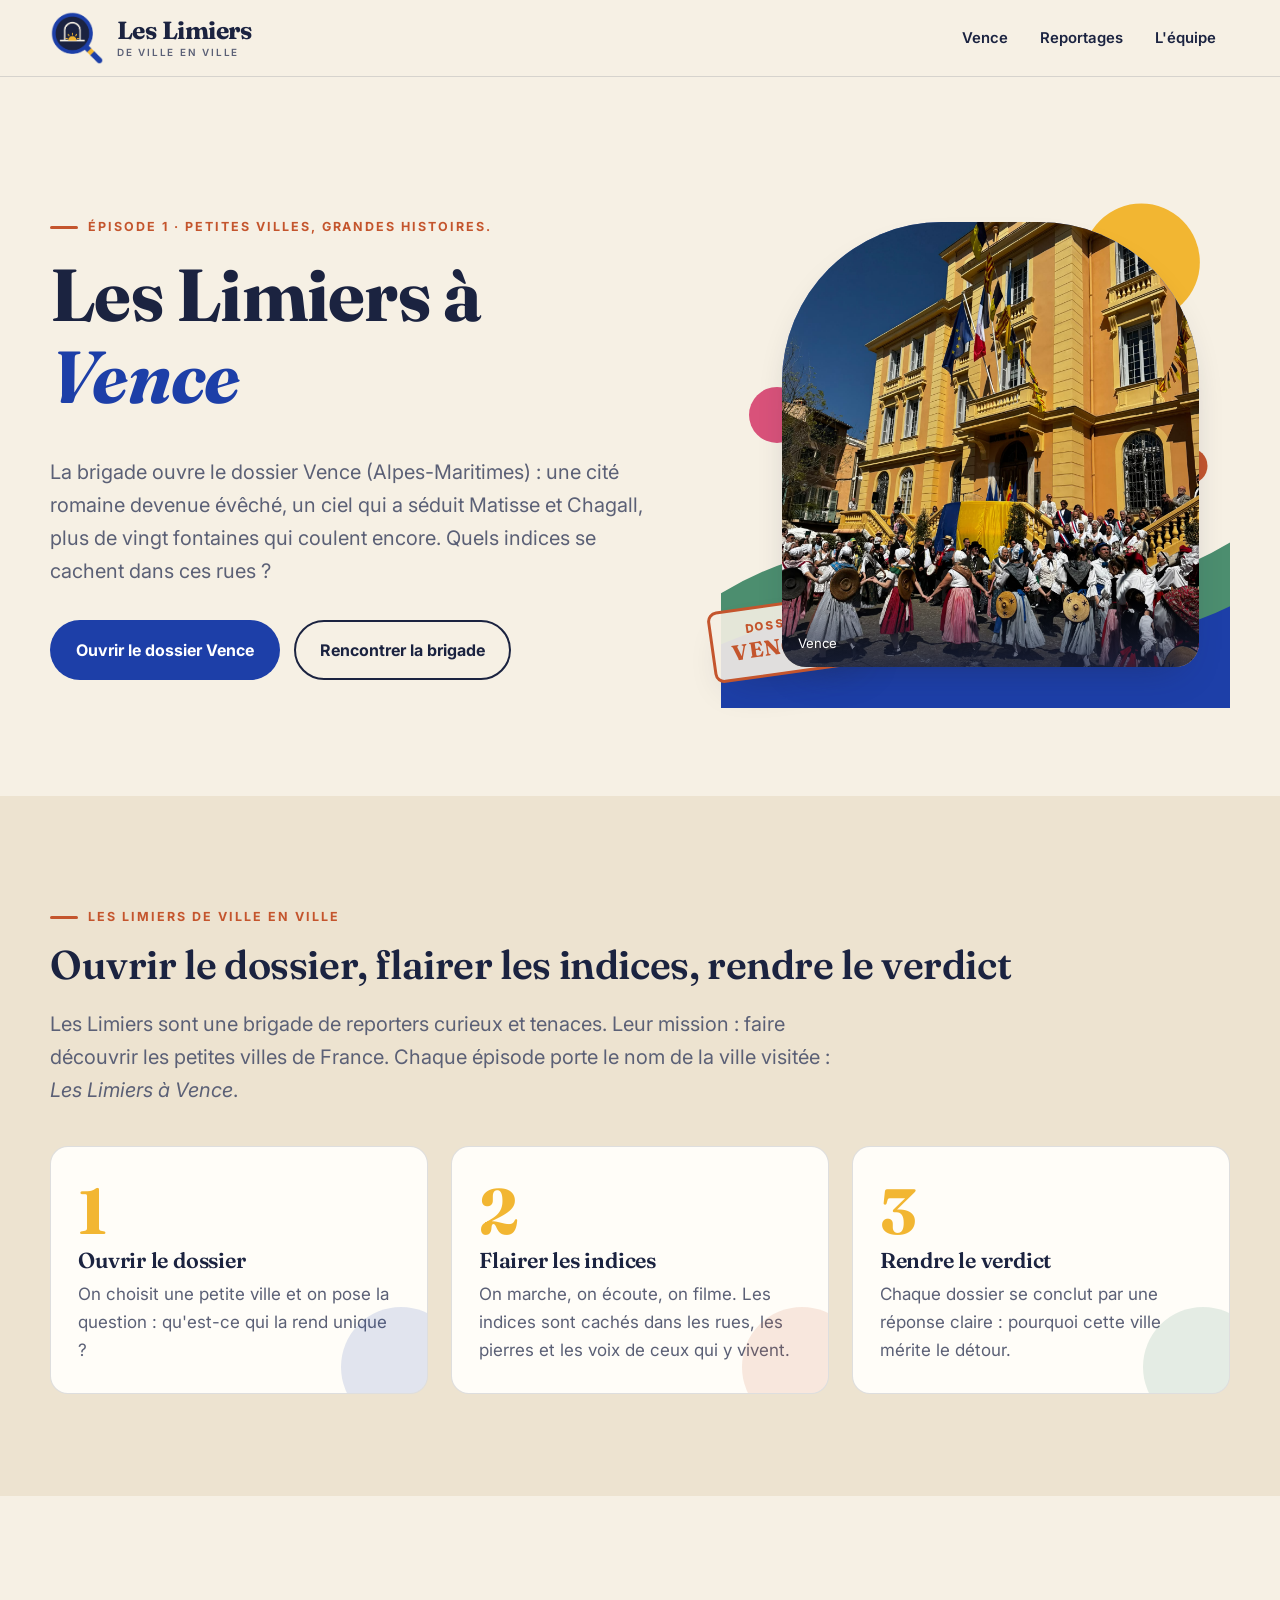
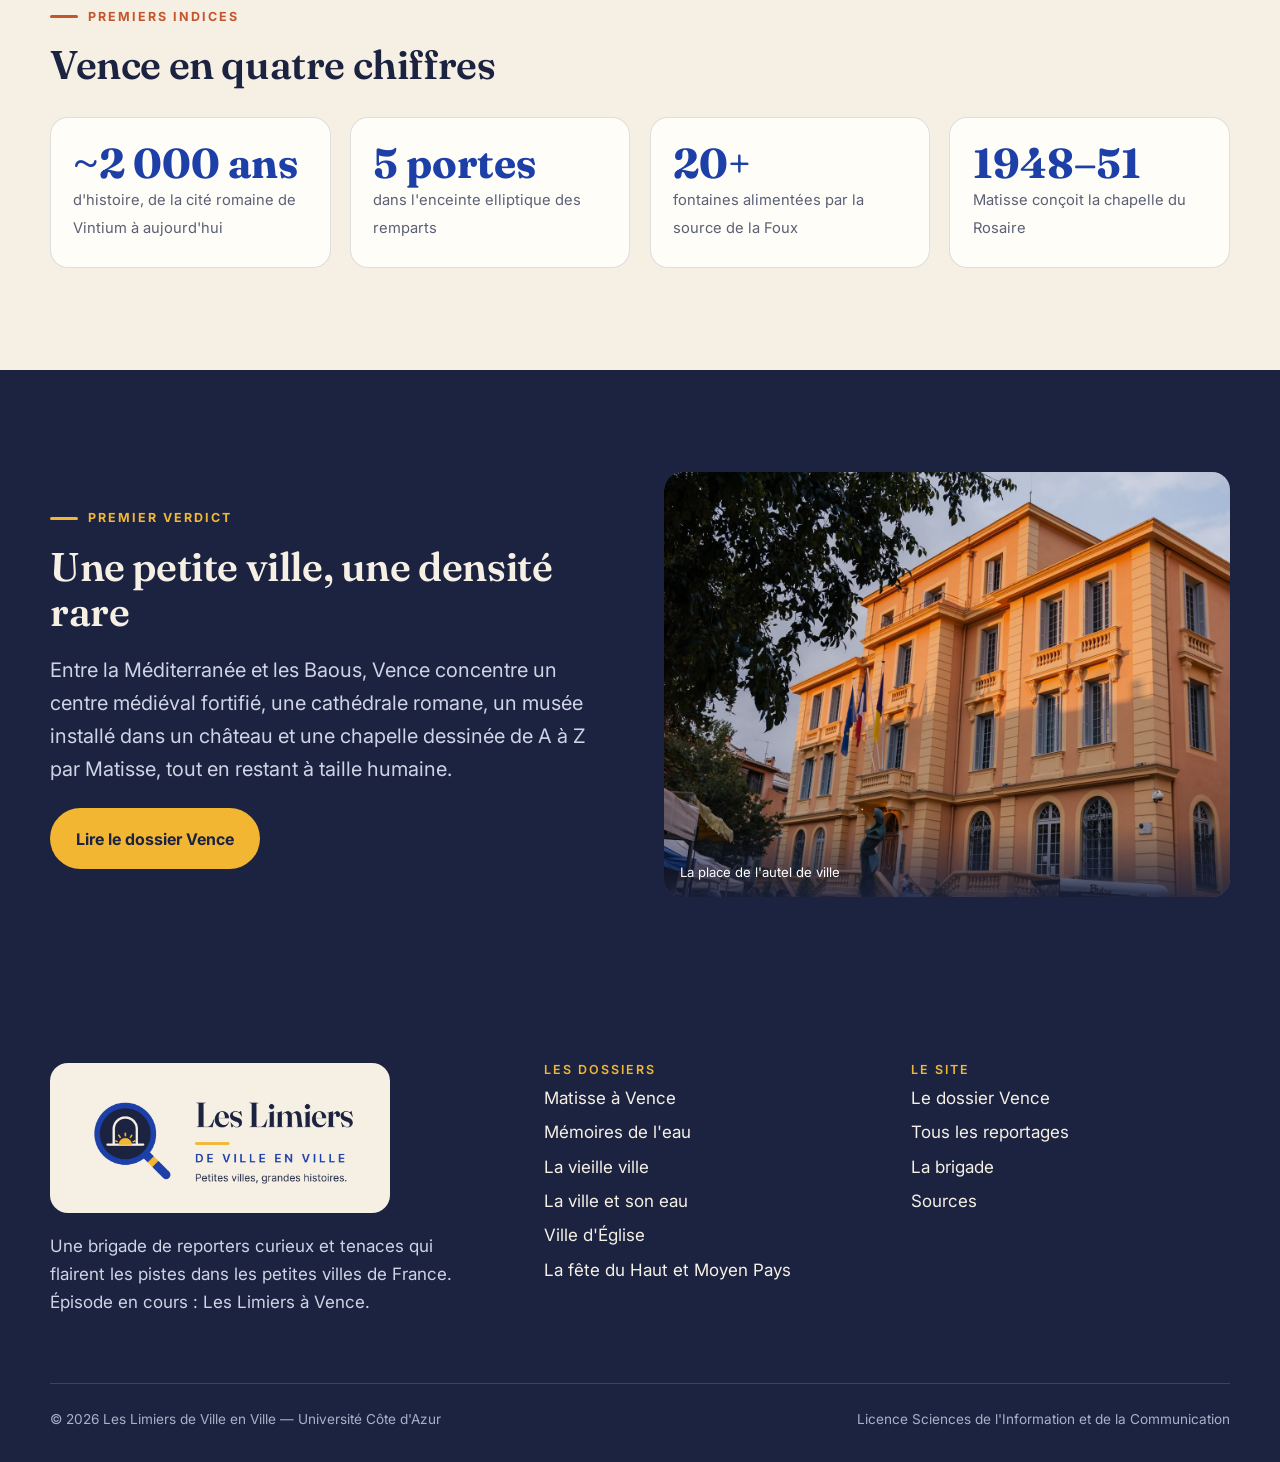
<file: index.html>
<!doctype html>
<html lang="fr">
<head>
<meta charset="utf-8">
<meta name="viewport" content="width=device-width, initial-scale=1">
<title>Les Limiers à Vence — Les Limiers de Ville en Ville</title>
<meta name="description" content="Les Limiers de Ville en Ville : une brigade de reporters qui flairent les pistes dans les petites villes de France. Épisode 1 : Vence.">
<meta name="theme-color" content="#1D3FA8">
<link rel="icon" href="assets/logo-icone.png" type="image/png">
<link rel="preconnect" href="https://fonts.googleapis.com"><link rel="preconnect" href="https://fonts.gstatic.com" crossorigin>
<link href="https://fonts.googleapis.com/css2?family=Fraunces:ital,opsz,wght@0,9..144,500;0,9..144,600;0,9..144,700;1,9..144,500&family=Inter:wght@400;500;600;700;800&display=swap" rel="stylesheet">
<link rel="stylesheet" href="css/style.css">
</head>
<body>
<div class="progress"></div>
<header class="site-header"><div class="wrap header-in">
  <a class="brand" href="index.html" aria-label="Les Limiers de Ville en Ville — retour à l'accueil">
    <span class="logo-slot"><img src="assets/logo-icone.png" alt=""></span>
    <span class="brand-name">Les Limiers<small>De ville en ville</small></span>
  </a>
  <button class="menu-btn" aria-label="Menu" aria-expanded="false"><span></span></button>
  <nav class="nav" aria-label="Navigation principale"><ul><li><a href="vence.html">Vence</a></li><li><a href="reportages.html">Reportages</a></li><li><a href="equipe.html">L'équipe</a></li></ul></nav>
</div></header>
<main>

<section class="hero"><div class="wrap hero-grid">
  <div>
    <span class="kicker">Épisode 1 · Petites villes, grandes histoires.</span>
    <h1>Les Limiers à <em>Vence</em></h1>
    <p class="lead">La brigade ouvre le dossier Vence (Alpes-Maritimes) : une cité romaine devenue évêché, un ciel qui a séduit Matisse et Chagall, plus de vingt fontaines qui coulent encore. Quels indices se cachent dans ces rues ?</p>
    <div class="actions"><a class="btn btn-primary" href="vence.html">Ouvrir le dossier Vence</a><a class="btn btn-ghost" href="equipe.html">Rencontrer la brigade</a></div>
  </div>
  <div class="hero-art"><svg viewBox="0 0 400 420" aria-hidden="true">
  <circle cx="330" cy="70" r="46" fill="#F2B632"/>
  <path d="M0 330 Q100 270 200 310 T400 290 V420 H0z" fill="#2E7D5B" opacity=".85"/>
  <path d="M0 370 Q120 320 220 350 T400 340 V420 H0z" fill="#1D3FA8"/>
  <circle cx="44" cy="190" r="22" fill="#D9527A"/><circle cx="368" cy="230" r="14" fill="#C4552D"/>
</svg><div class="hero-photo"><figure class="ph " style="--ratio:auto"><img src="assets/img/photo 16.jpeg" alt="Vence" loading="lazy" onerror="this.parentElement.classList.add('missing')"><figcaption>Vence</figcaption></figure></div>
    <div class="stamp">Dossier n°1<b>Vence · 06</b></div></div>
</div></section>

<section class="section alt"><div class="wrap">
  <span class="kicker">Les Limiers de Ville en Ville</span>
  <h2>Ouvrir le dossier, flairer les indices, rendre le verdict</h2>
  <p class="lead">Les Limiers sont une brigade de reporters curieux et tenaces. Leur mission : faire découvrir les petites villes de France. Chaque épisode porte le nom de la ville visitée : <i>Les Limiers à Vence</i>.</p>
  <div class="steps">
    <div class="step reveal acc-cobalt"><b class="num">1</b><h3>Ouvrir le dossier</h3><p>On choisit une petite ville et on pose la question : qu'est-ce qui la rend unique ?</p></div>
    <div class="step reveal acc-terre"><b class="num">2</b><h3>Flairer les indices</h3><p>On marche, on écoute, on filme. Les indices sont cachés dans les rues, les pierres et les voix de ceux qui y vivent.</p></div>
    <div class="step reveal acc-vert"><b class="num">3</b><h3>Rendre le verdict</h3><p>Chaque dossier se conclut par une réponse claire : pourquoi cette ville mérite le détour.</p></div>
  </div>
</div></section>

<section class="section"><div class="wrap">
  <span class="kicker">Premiers indices</span>
  <h2>Vence en quatre chiffres</h2>
  <div class="stats" style="margin-top:1.8rem">
    <div class="stat reveal"><b>~2 000 ans</b><span>d'histoire, de la cité romaine de Vintium à aujourd'hui</span></div>
    <div class="stat reveal"><b>5 portes</b><span>dans l'enceinte elliptique des remparts</span></div>
    <div class="stat reveal"><b>20+</b><span>fontaines alimentées par la source de la Foux</span></div>
    <div class="stat reveal"><b>1948–51</b><span>Matisse conçoit la chapelle du Rosaire</span></div>
  </div>
</div></section>

<section class="section dark"><div class="wrap cols-2">
  <div>
    <span class="kicker" style="color:var(--soleil)">Premier verdict</span>
    <h2>Une petite ville, une densité rare</h2>
    <p class="lead">Entre la Méditerranée et les Baous, Vence concentre un centre médiéval fortifié, une cathédrale romane, un musée installé dans un château et une chapelle dessinée de A à Z par Matisse, tout en restant à taille humaine.</p>
    <a class="btn" style="background:var(--soleil);color:var(--encre)" href="vence.html">Lire le dossier Vence</a>
  </div>
  <figure class="ph " style="--ratio:4 / 3"><img src="assets/img/photo 5.jpeg" alt="La place de la Mairie" loading="lazy" onerror="this.parentElement.classList.add('missing')"><figcaption>La place de l'autel de ville</figcaption></figure>
</div></section>

</main>
<footer class="site-footer"><div class="wrap">
<div class="foot-grid">
  <div>
    <a class="foot-logo" href="index.html"><img src="assets/logo-complet.png" alt="Les Limiers de Ville en Ville. Petites villes, grandes histoires."></a>
    <p style="margin-top:1.2rem;max-width:38ch;color:#cfd3e4">Une brigade de reporters curieux et tenaces qui flairent les pistes dans les petites villes de France. Épisode en cours : Les Limiers à Vence.</p>
  </div>
  <div><h4>Les dossiers</h4><ul><li><a href="matisse.html">Matisse à Vence</a></li><li><a href="memoire-de-l-eau.html">Mémoires de l'eau</a></li><li><a href="vieille-ville.html">La vieille ville</a></li><li><a href="eau.html">La ville et son eau</a></li><li><a href="ville-d-eglise.html">Ville d'Église</a></li><li><a href="fete.html">La fête du Haut et Moyen Pays</a></li></ul></div>
  <div><h4>Le site</h4><ul>
    <li><a href="vence.html">Le dossier Vence</a></li><li><a href="reportages.html">Tous les reportages</a></li>
    <li><a href="equipe.html">La brigade</a></li><li><a href="equipe.html#sources">Sources</a></li></ul></div>
</div>
<div class="foot-bottom"><span>© 2026 Les Limiers de Ville en Ville — Université Côte d'Azur</span><span>Licence Sciences de l'Information et de la Communication</span></div>
</div></footer>
<script src="js/videos.js"></script>
<script src="js/main.js"></script>
</body>
</html>
</file>
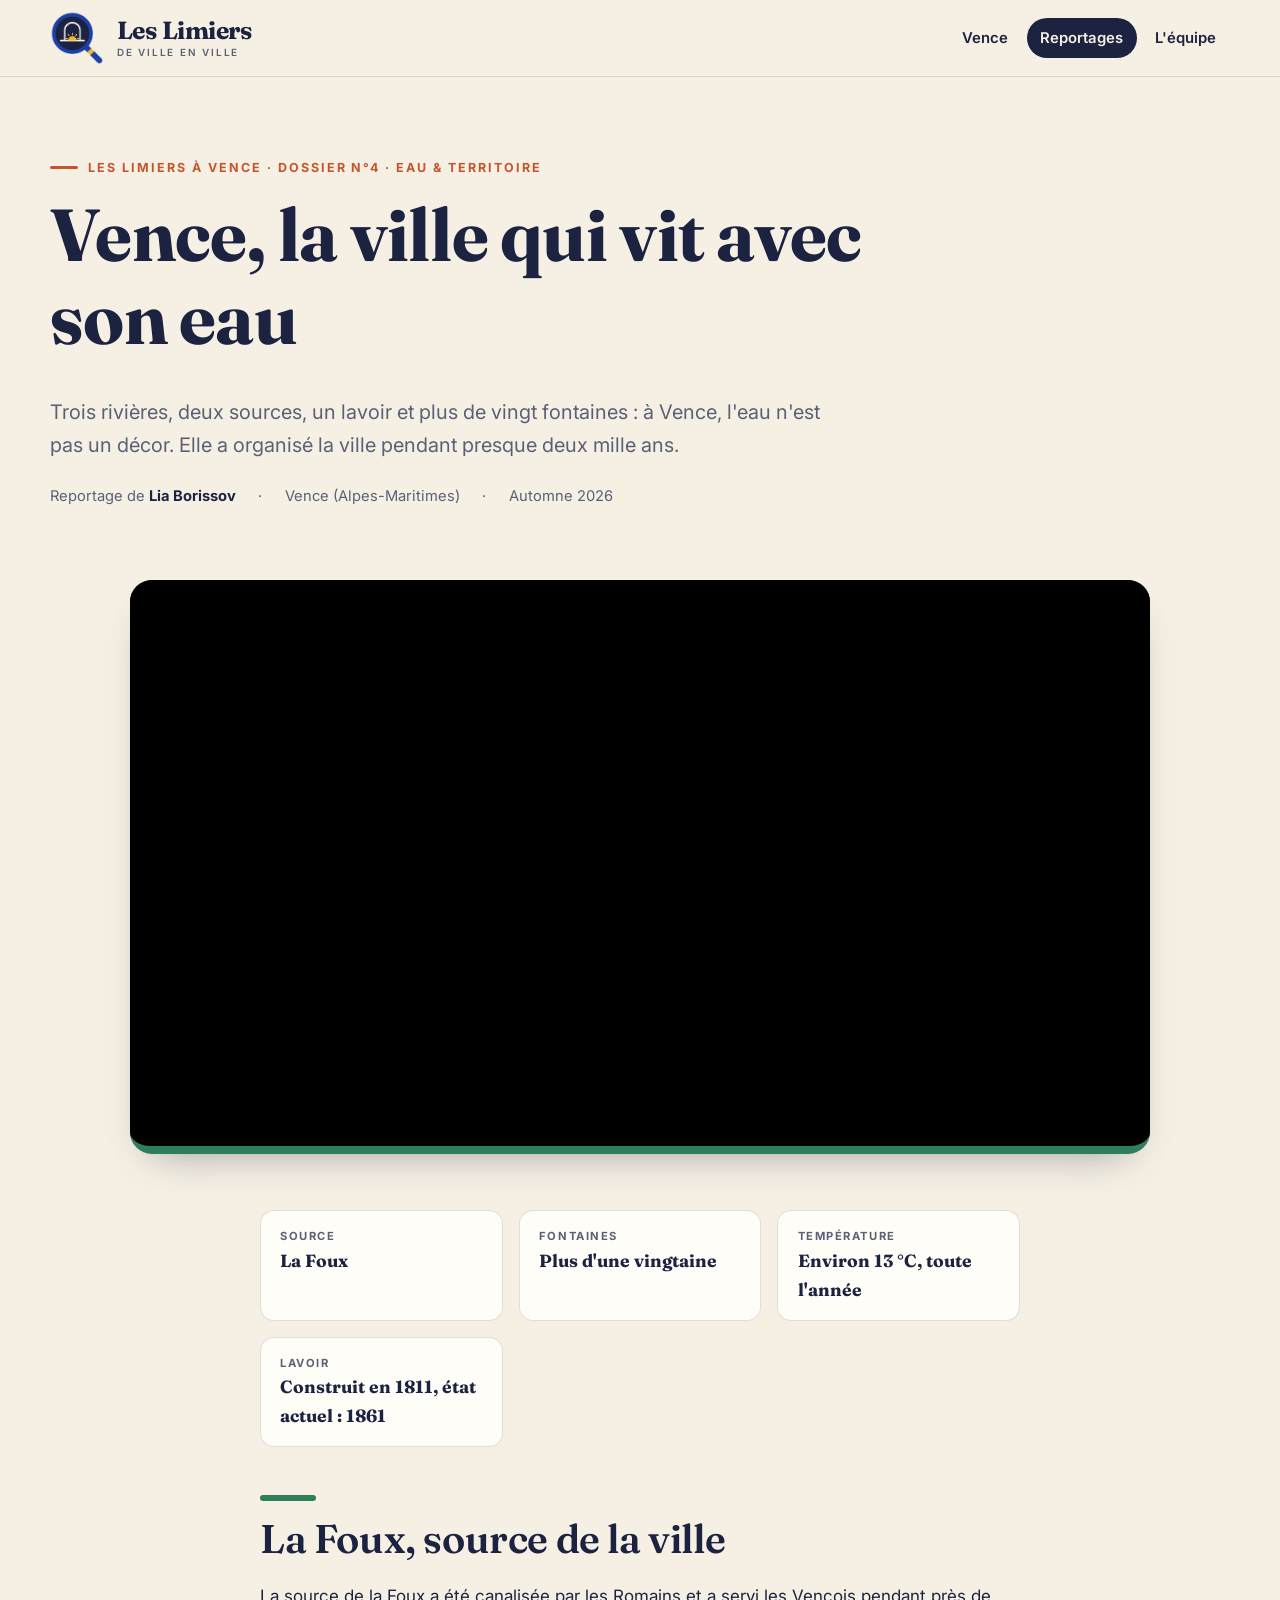
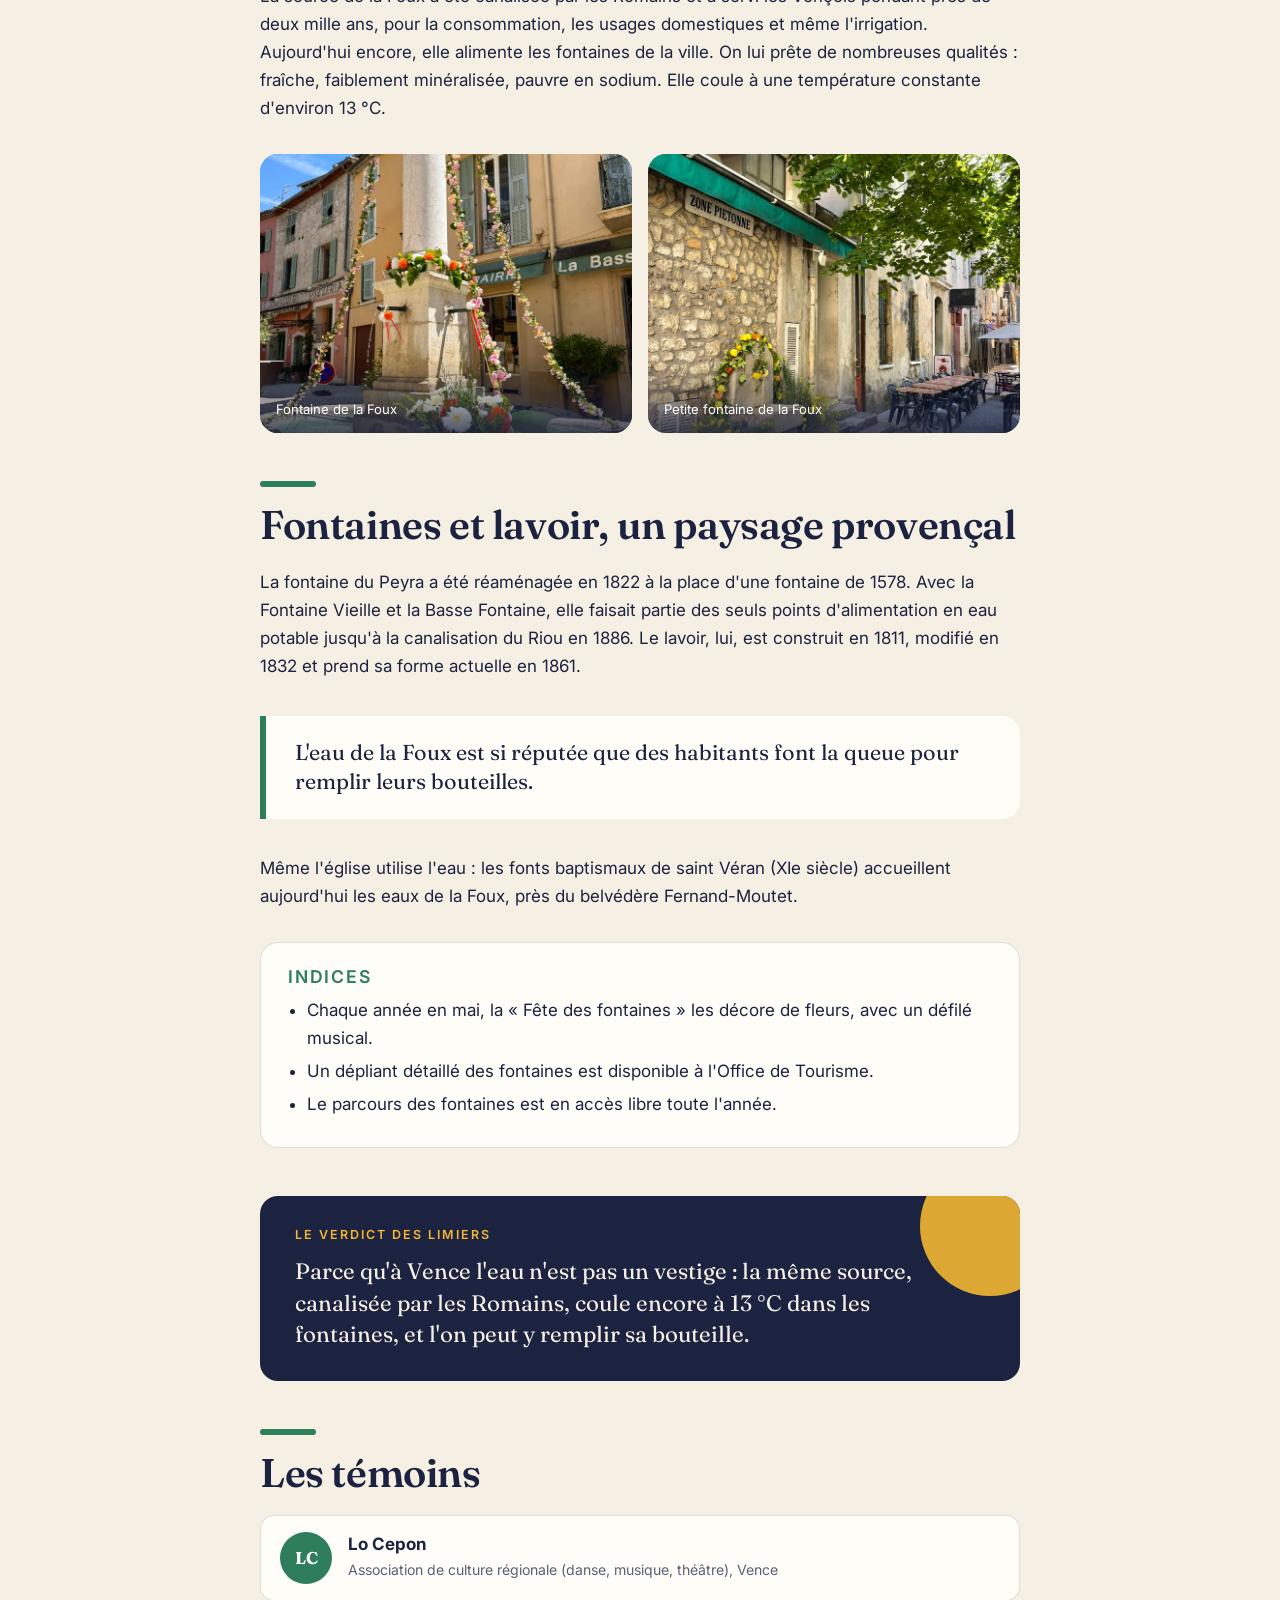
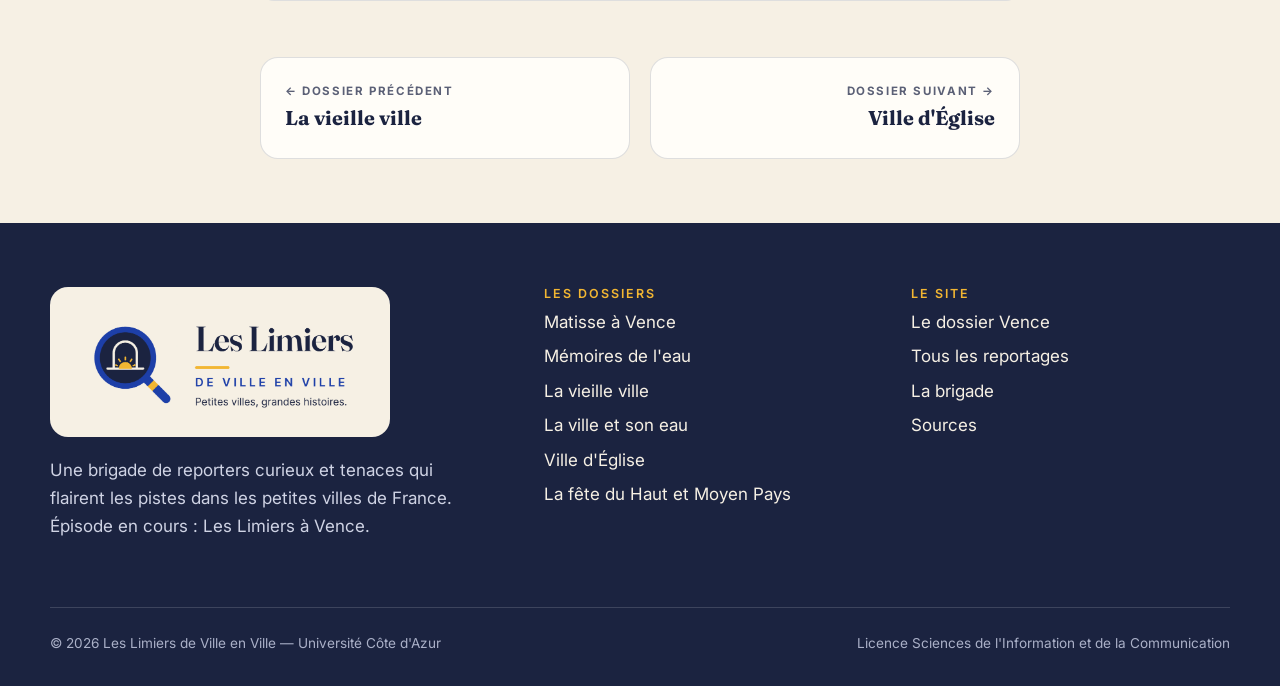
<file: eau.html>
<!doctype html>
<html lang="fr">
<head>
<meta charset="utf-8">
<meta name="viewport" content="width=device-width, initial-scale=1">
<title>Vence, la ville qui vit avec son eau — Les Limiers de Ville en Ville</title>
<meta name="description" content="La Foux, plus de vingt fontaines, le lavoir : comment l'eau a façonné la vie des Vençois depuis l'Antiquité.">
<meta name="theme-color" content="#1D3FA8">
<link rel="icon" href="assets/logo-icone.png" type="image/png">
<link rel="preconnect" href="https://fonts.googleapis.com"><link rel="preconnect" href="https://fonts.gstatic.com" crossorigin>
<link href="https://fonts.googleapis.com/css2?family=Fraunces:ital,opsz,wght@0,9..144,500;0,9..144,600;0,9..144,700;1,9..144,500&family=Inter:wght@400;500;600;700;800&display=swap" rel="stylesheet">
<link rel="stylesheet" href="css/style.css">
</head>
<body>
<div class="progress"></div>
<header class="site-header"><div class="wrap header-in">
  <a class="brand" href="index.html" aria-label="Les Limiers de Ville en Ville — retour à l'accueil">
    <span class="logo-slot"><img src="assets/logo-icone.png" alt=""></span>
    <span class="brand-name">Les Limiers<small>De ville en ville</small></span>
  </a>
  <button class="menu-btn" aria-label="Menu" aria-expanded="false"><span></span></button>
  <nav class="nav" aria-label="Navigation principale"><ul><li><a href="vence.html">Vence</a></li><li><a href="reportages.html" aria-current="page">Reportages</a></li><li><a href="equipe.html">L'équipe</a></li></ul></nav>
</div></header>
<main>
<section class="article-hero acc-vert"><div class="wrap">
  <span class="kicker">Les Limiers à Vence · Dossier n°4 · Eau & territoire</span>
  <h1>Vence, la ville qui vit avec son eau</h1>
  <p class="lead">Trois rivières, deux sources, un lavoir et plus de vingt fontaines : à Vence, l'eau n'est pas un décor. Elle a organisé la ville pendant presque deux mille ans.</p>
  <div class="meta"><span>Reportage de <b>Lia Borissov</b></span><span>·</span><span>Vence (Alpes-Maritimes)</span><span>·</span><span>Automne 2026</span></div>
</div></section>
<section class="video-sec acc-vert" id="video"><div class="wrap"><div class="player reveal" data-slug="eau" data-title="Vence, la ville qui vit avec son eau">
  <div class="player-empty"><div class="play"></div>
  <strong>Le reportage arrive bientôt</strong><span>Les Limiers finalisent le montage du dossier n°4.</span></div></div></div></section>
<section class="article-body acc-vert"><div class="narrow">
  <div class="facts"><div class="fact"><small>Source</small><b>La Foux</b></div><div class="fact"><small>Fontaines</small><b>Plus d'une vingtaine</b></div><div class="fact"><small>Température</small><b>Environ 13 °C, toute l'année</b></div><div class="fact"><small>Lavoir</small><b>Construit en 1811, état actuel : 1861</b></div></div>
  
  <h2>La Foux, source de la ville</h2>
  <p>La source de la Foux a été canalisée par les Romains et a servi les Vençois pendant près de deux mille ans, pour la consommation, les usages domestiques et même l'irrigation. Aujourd'hui encore, elle alimente les fontaines de la ville. On lui prête de nombreuses qualités : fraîche, faiblement minéralisée, pauvre en sodium. Elle coule à une température constante d'environ 13 °C.</p>
  <div class="ph-row"><figure class="ph " style="--ratio:4 / 3"><img src="assets/img/photo 10.jpeg" alt="Fontaine de la Foux" loading="lazy" onerror="this.parentElement.classList.add('missing')"><figcaption>Fontaine de la Foux</figcaption></figure><figure class="ph " style="--ratio:4 / 3"><img src="assets/img/photo 11.jpeg" alt="Petite fontaine de la Foux" loading="lazy" onerror="this.parentElement.classList.add('missing')"><figcaption>Petite fontaine de la Foux</figcaption></figure></div>
  <h2>Fontaines et lavoir, un paysage provençal</h2>
  <p>La fontaine du Peyra a été réaménagée en 1822 à la place d'une fontaine de 1578. Avec la Fontaine Vieille et la Basse Fontaine, elle faisait partie des seuls points d'alimentation en eau potable jusqu'à la canalisation du Riou en 1886. Le lavoir, lui, est construit en 1811, modifié en 1832 et prend sa forme actuelle en 1861.</p>
  <blockquote>L'eau de la Foux est si réputée que des habitants font la queue pour remplir leurs bouteilles.</blockquote>
  <p>Même l'église utilise l'eau : les fonts baptismaux de saint Véran (XIe siècle) accueillent aujourd'hui les eaux de la Foux, près du belvédère Fernand-Moutet.</p>
  <div class="callout"><h3>Indices</h3><ul>
    <li>Chaque année en mai, la « Fête des fontaines » les décore de fleurs, avec un défilé musical.</li>
    <li>Un dépliant détaillé des fontaines est disponible à l'Office de Tourisme.</li>
    <li>Le parcours des fontaines est en accès libre toute l'année.</li></ul></div>
  
  <div class="verdict reveal"><h3>Le verdict des Limiers</h3><p>Parce qu'à Vence l'eau n'est pas un vestige : la même source, canalisée par les Romains, coule encore à 13 °C dans les fontaines, et l'on peut y remplir sa bouteille.</p></div>
  <h2>Les témoins</h2><div class="people"><div class="person"><div class="avatar">LC</div><div><b>Lo Cepon</b><span>Association de culture régionale (danse, musique, théâtre), Vence</span></div></div></div>
</div></section>
<div class="narrow" style="padding-bottom:4rem"><div class="pager"><a href="vieille-ville.html#video"><small>← Dossier précédent</small><strong>La vieille ville</strong></a><a class="next" href="ville-d-eglise.html#video"><small>Dossier suivant →</small><strong>Ville d'Église</strong></a></div></div>
</main>
<footer class="site-footer"><div class="wrap">
<div class="foot-grid">
  <div>
    <a class="foot-logo" href="index.html"><img src="assets/logo-complet.png" alt="Les Limiers de Ville en Ville. Petites villes, grandes histoires."></a>
    <p style="margin-top:1.2rem;max-width:38ch;color:#cfd3e4">Une brigade de reporters curieux et tenaces qui flairent les pistes dans les petites villes de France. Épisode en cours : Les Limiers à Vence.</p>
  </div>
  <div><h4>Les dossiers</h4><ul><li><a href="matisse.html">Matisse à Vence</a></li><li><a href="memoire-de-l-eau.html">Mémoires de l'eau</a></li><li><a href="vieille-ville.html">La vieille ville</a></li><li><a href="eau.html">La ville et son eau</a></li><li><a href="ville-d-eglise.html">Ville d'Église</a></li><li><a href="fete.html">La fête du Haut et Moyen Pays</a></li></ul></div>
  <div><h4>Le site</h4><ul>
    <li><a href="vence.html">Le dossier Vence</a></li><li><a href="reportages.html">Tous les reportages</a></li>
    <li><a href="equipe.html">La brigade</a></li><li><a href="equipe.html#sources">Sources</a></li></ul></div>
</div>
<div class="foot-bottom"><span>© 2026 Les Limiers de Ville en Ville — Université Côte d'Azur</span><span>Licence Sciences de l'Information et de la Communication</span></div>
</div></footer>
<script src="js/videos.js"></script>
<script src="js/main.js"></script>
</body>
</html>
</file>
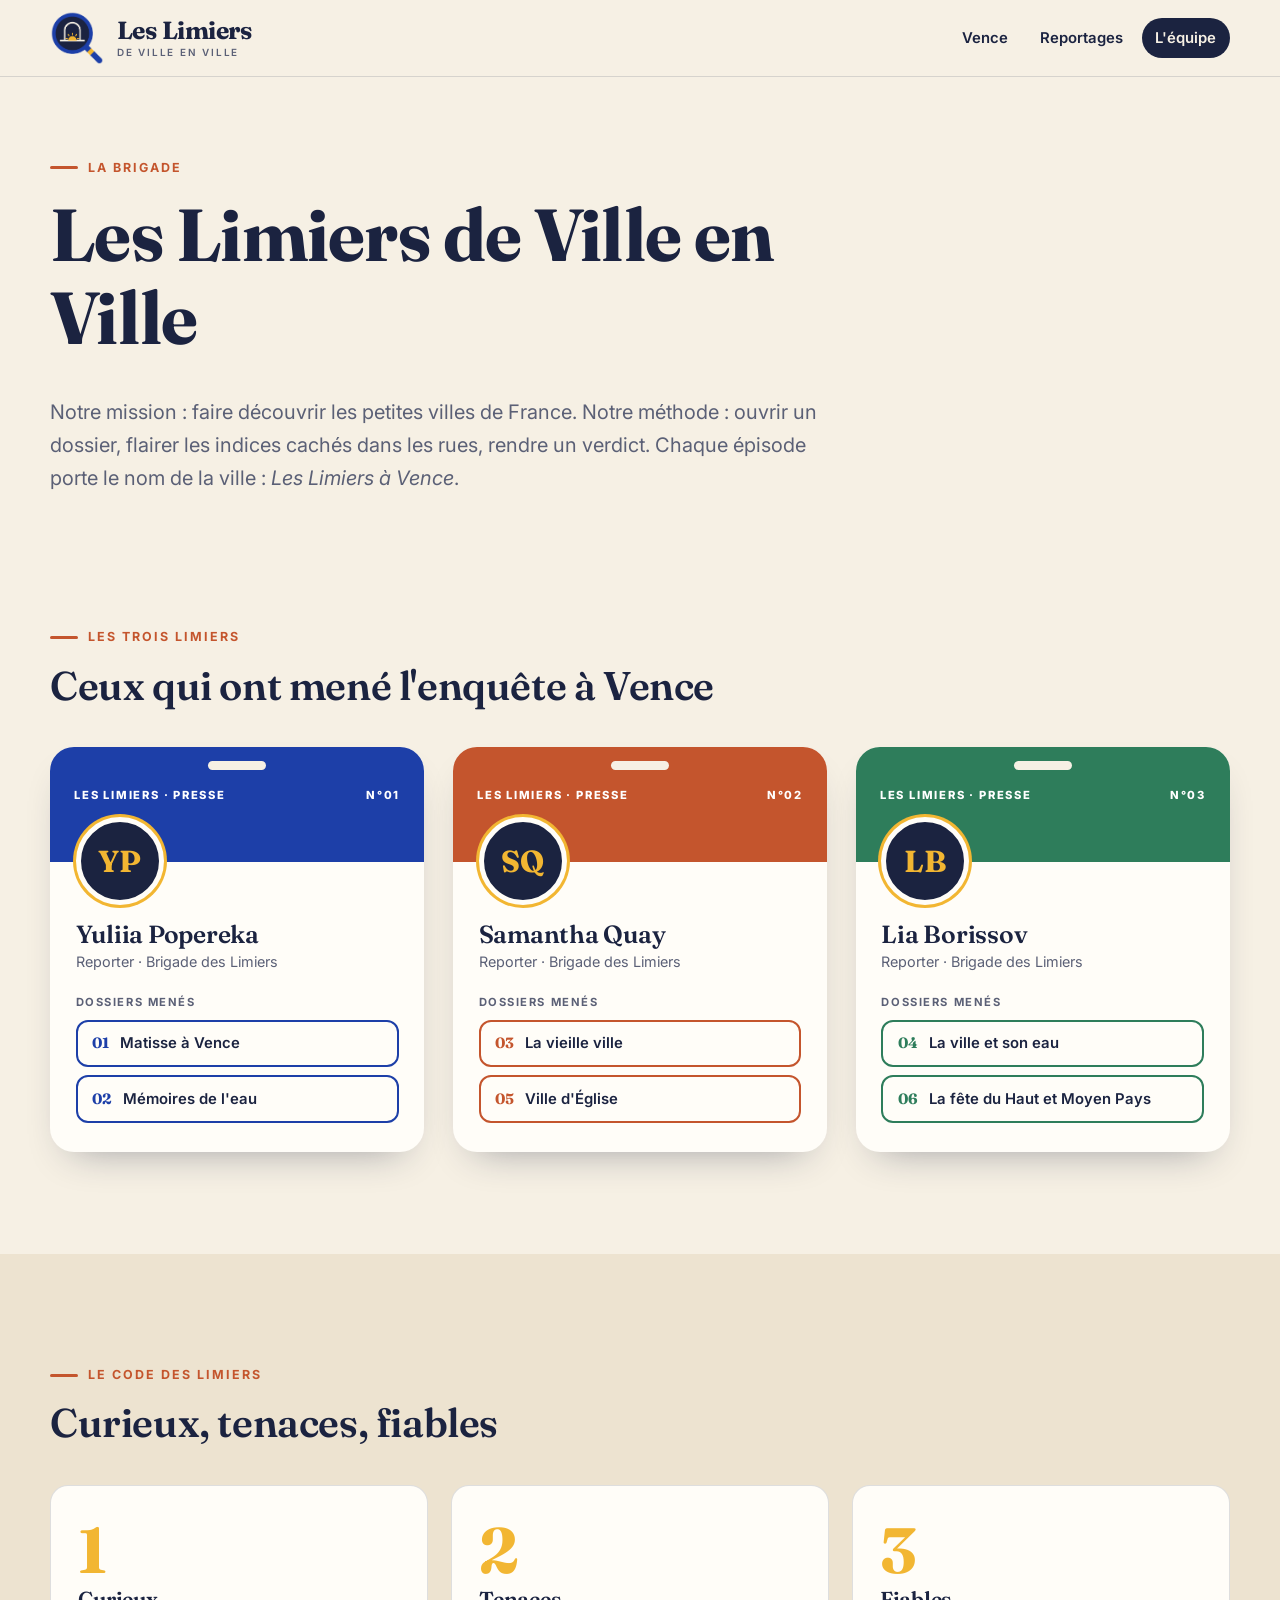
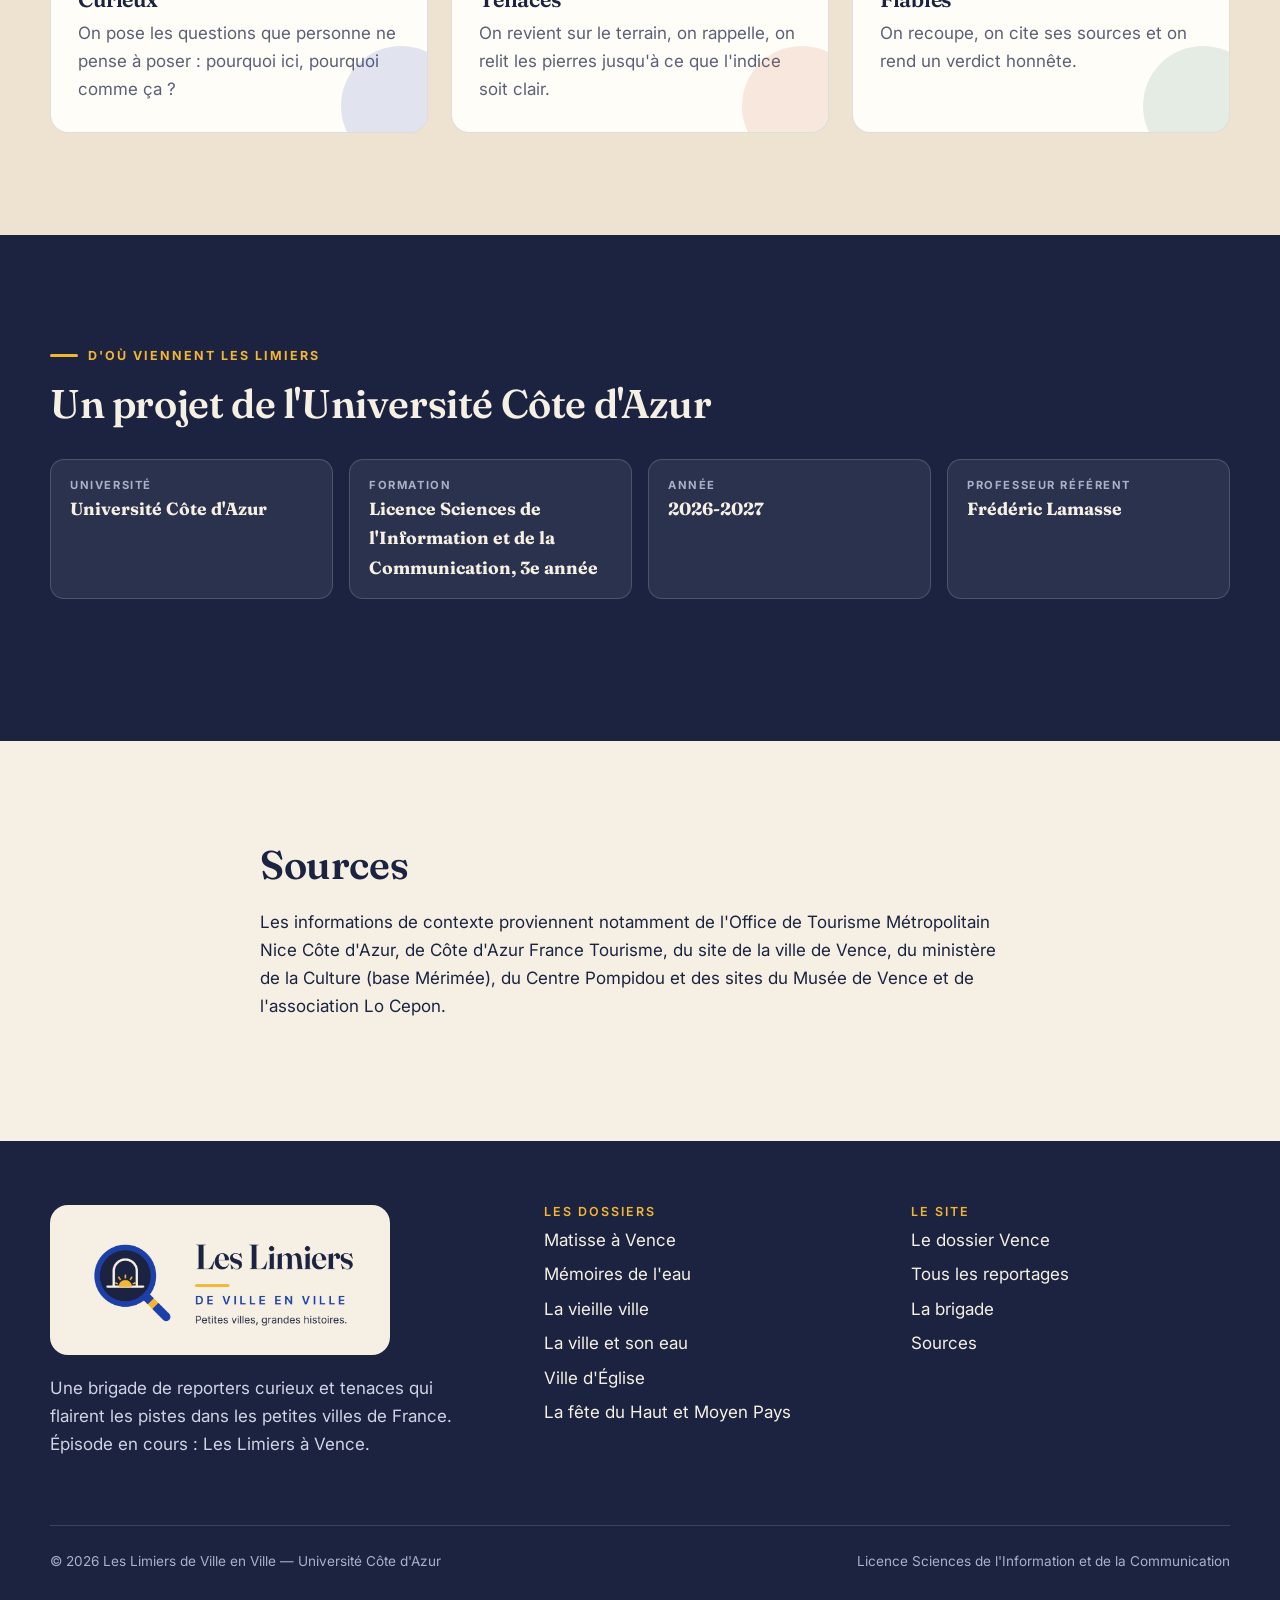
<file: equipe.html>
<!doctype html>
<html lang="fr">
<head>
<meta charset="utf-8">
<meta name="viewport" content="width=device-width, initial-scale=1">
<title>La brigade — Les Limiers de Ville en Ville</title>
<meta name="description" content="Les Limiers de Ville en Ville : Samantha Quay, Yuliia Popereka et Lia Borissov, Université Côte d'Azur, Licence Sciences de l'Information et de la Communication.">
<meta name="theme-color" content="#1D3FA8">
<link rel="icon" href="assets/logo-icone.png" type="image/png">
<link rel="preconnect" href="https://fonts.googleapis.com"><link rel="preconnect" href="https://fonts.gstatic.com" crossorigin>
<link href="https://fonts.googleapis.com/css2?family=Fraunces:ital,opsz,wght@0,9..144,500;0,9..144,600;0,9..144,700;1,9..144,500&family=Inter:wght@400;500;600;700;800&display=swap" rel="stylesheet">
<link rel="stylesheet" href="css/style.css">
</head>
<body>
<div class="progress"></div>
<header class="site-header"><div class="wrap header-in">
  <a class="brand" href="index.html" aria-label="Les Limiers de Ville en Ville — retour à l'accueil">
    <span class="logo-slot"><img src="assets/logo-icone.png" alt=""></span>
    <span class="brand-name">Les Limiers<small>De ville en ville</small></span>
  </a>
  <button class="menu-btn" aria-label="Menu" aria-expanded="false"><span></span></button>
  <nav class="nav" aria-label="Navigation principale"><ul><li><a href="vence.html">Vence</a></li><li><a href="reportages.html">Reportages</a></li><li><a href="equipe.html" aria-current="page">L'équipe</a></li></ul></nav>
</div></header>
<main>

<section class="article-hero"><div class="wrap">
  <span class="kicker">La brigade</span>
  <h1>Les Limiers de Ville en Ville</h1>
  <p class="lead">Notre mission : faire découvrir les petites villes de France. Notre méthode : ouvrir un dossier, flairer les indices cachés dans les rues, rendre un verdict. Chaque épisode porte le nom de la ville : <i>Les Limiers à Vence</i>.</p>
</div></section>

<section class="section"><div class="wrap">
  <span class="kicker">Les trois Limiers</span>
  <h2>Ceux qui ont mené l'enquête à Vence</h2>
  <div class="crew" style="margin-top:2.4rem"><article class="badge reveal" style="--accent:var(--cobalt)">
  <div class="badge-top"><span>Les Limiers · Presse</span><span>N°01</span></div>
  <div class="badge-body"><div class="avatar-lg">YP</div>
  <h3>Yuliia Popereka</h3><p class="role">Reporter · Brigade des Limiers</p>
  <small>Dossiers menés</small><div class="pills"><a href="matisse.html#video"><b>01</b> Matisse à Vence</a><a href="memoire-de-l-eau.html#video"><b>02</b> Mémoires de l'eau</a></div></div></article><article class="badge reveal" style="--accent:var(--terre)">
  <div class="badge-top"><span>Les Limiers · Presse</span><span>N°02</span></div>
  <div class="badge-body"><div class="avatar-lg">SQ</div>
  <h3>Samantha Quay</h3><p class="role">Reporter · Brigade des Limiers</p>
  <small>Dossiers menés</small><div class="pills"><a href="vieille-ville.html#video"><b>03</b> La vieille ville</a><a href="ville-d-eglise.html#video"><b>05</b> Ville d'Église</a></div></div></article><article class="badge reveal" style="--accent:var(--vert)">
  <div class="badge-top"><span>Les Limiers · Presse</span><span>N°03</span></div>
  <div class="badge-body"><div class="avatar-lg">LB</div>
  <h3>Lia Borissov</h3><p class="role">Reporter · Brigade des Limiers</p>
  <small>Dossiers menés</small><div class="pills"><a href="eau.html#video"><b>04</b> La ville et son eau</a><a href="fete.html#video"><b>06</b> La fête du Haut et Moyen Pays</a></div></div></article></div>
</div></section>

<section class="section alt"><div class="wrap">
  <span class="kicker">Le code des Limiers</span>
  <h2>Curieux, tenaces, fiables</h2>
  <div class="steps">
    <div class="step reveal acc-cobalt"><b class="num">1</b><h3>Curieux</h3><p>On pose les questions que personne ne pense à poser : pourquoi ici, pourquoi comme ça ?</p></div>
    <div class="step reveal acc-terre"><b class="num">2</b><h3>Tenaces</h3><p>On revient sur le terrain, on rappelle, on relit les pierres jusqu'à ce que l'indice soit clair.</p></div>
    <div class="step reveal acc-vert"><b class="num">3</b><h3>Fiables</h3><p>On recoupe, on cite ses sources et on rend un verdict honnête.</p></div>
  </div>
</div></section>

<section class="section dark"><div class="wrap">
  <span class="kicker" style="color:var(--soleil)">D'où viennent les Limiers</span>
  <h2>Un projet de l'Université Côte d'Azur</h2>
  <div class="facts" style="margin-top:2rem">
    <div class="fact"><small>Université</small><b>Université Côte d'Azur</b></div>
    <div class="fact"><small>Formation</small><b>Licence Sciences de l'Information et de la Communication, 3e année</b></div>
    <div class="fact"><small>Année</small><b>2026-2027</b></div>
    <div class="fact"><small>Professeur référent</small><b>Frédéric Lamasse</b></div>
  </div>
</div></section>

<section class="section" id="sources"><div class="wrap narrow">
  <h2>Sources</h2>
  <p>Les informations de contexte proviennent notamment de l'Office de Tourisme Métropolitain Nice Côte d'Azur, de Côte d'Azur France Tourisme, du site de la ville de Vence, du ministère de la Culture (base Mérimée), du Centre Pompidou et des sites du Musée de Vence et de l'association Lo Cepon.</p>
</div></section>

</main>
<footer class="site-footer"><div class="wrap">
<div class="foot-grid">
  <div>
    <a class="foot-logo" href="index.html"><img src="assets/logo-complet.png" alt="Les Limiers de Ville en Ville. Petites villes, grandes histoires."></a>
    <p style="margin-top:1.2rem;max-width:38ch;color:#cfd3e4">Une brigade de reporters curieux et tenaces qui flairent les pistes dans les petites villes de France. Épisode en cours : Les Limiers à Vence.</p>
  </div>
  <div><h4>Les dossiers</h4><ul><li><a href="matisse.html">Matisse à Vence</a></li><li><a href="memoire-de-l-eau.html">Mémoires de l'eau</a></li><li><a href="vieille-ville.html">La vieille ville</a></li><li><a href="eau.html">La ville et son eau</a></li><li><a href="ville-d-eglise.html">Ville d'Église</a></li><li><a href="fete.html">La fête du Haut et Moyen Pays</a></li></ul></div>
  <div><h4>Le site</h4><ul>
    <li><a href="vence.html">Le dossier Vence</a></li><li><a href="reportages.html">Tous les reportages</a></li>
    <li><a href="equipe.html">La brigade</a></li><li><a href="equipe.html#sources">Sources</a></li></ul></div>
</div>
<div class="foot-bottom"><span>© 2026 Les Limiers de Ville en Ville — Université Côte d'Azur</span><span>Licence Sciences de l'Information et de la Communication</span></div>
</div></footer>
<script src="js/videos.js"></script>
<script src="js/main.js"></script>
</body>
</html>
</file>
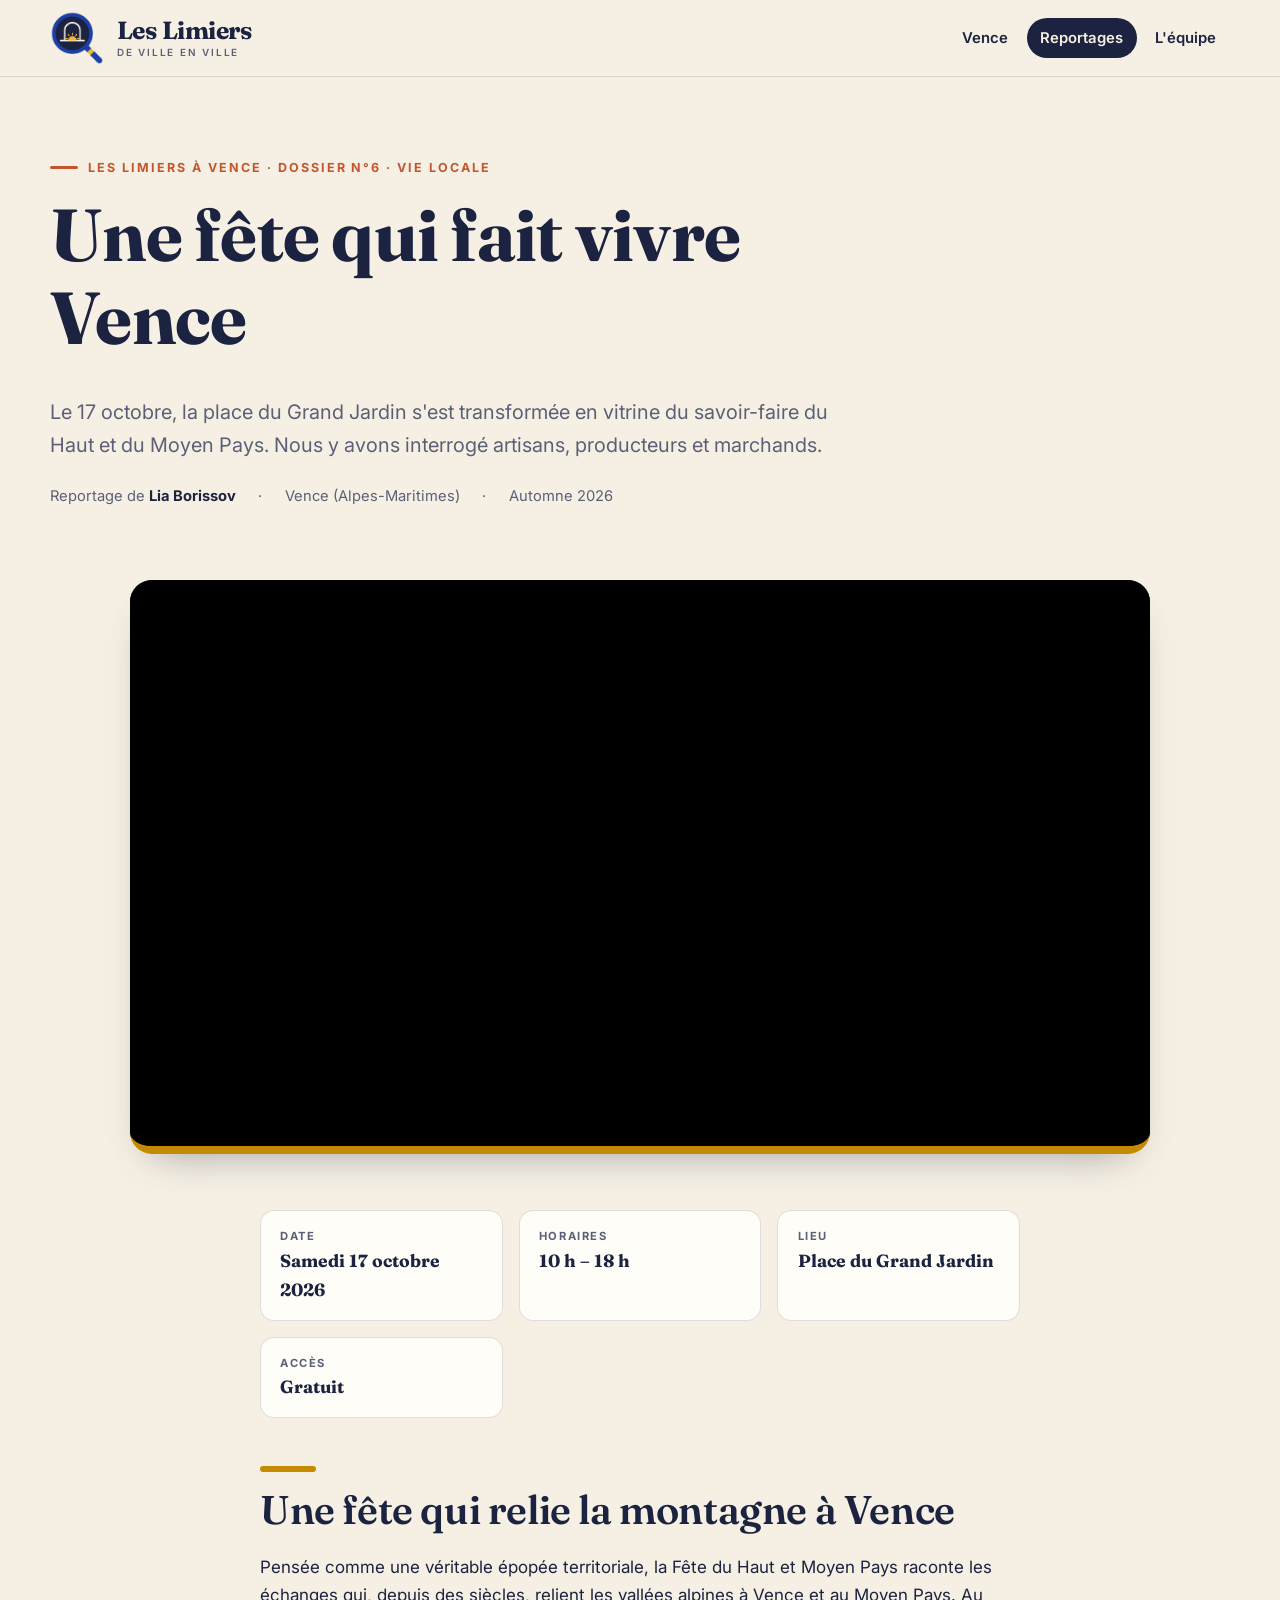
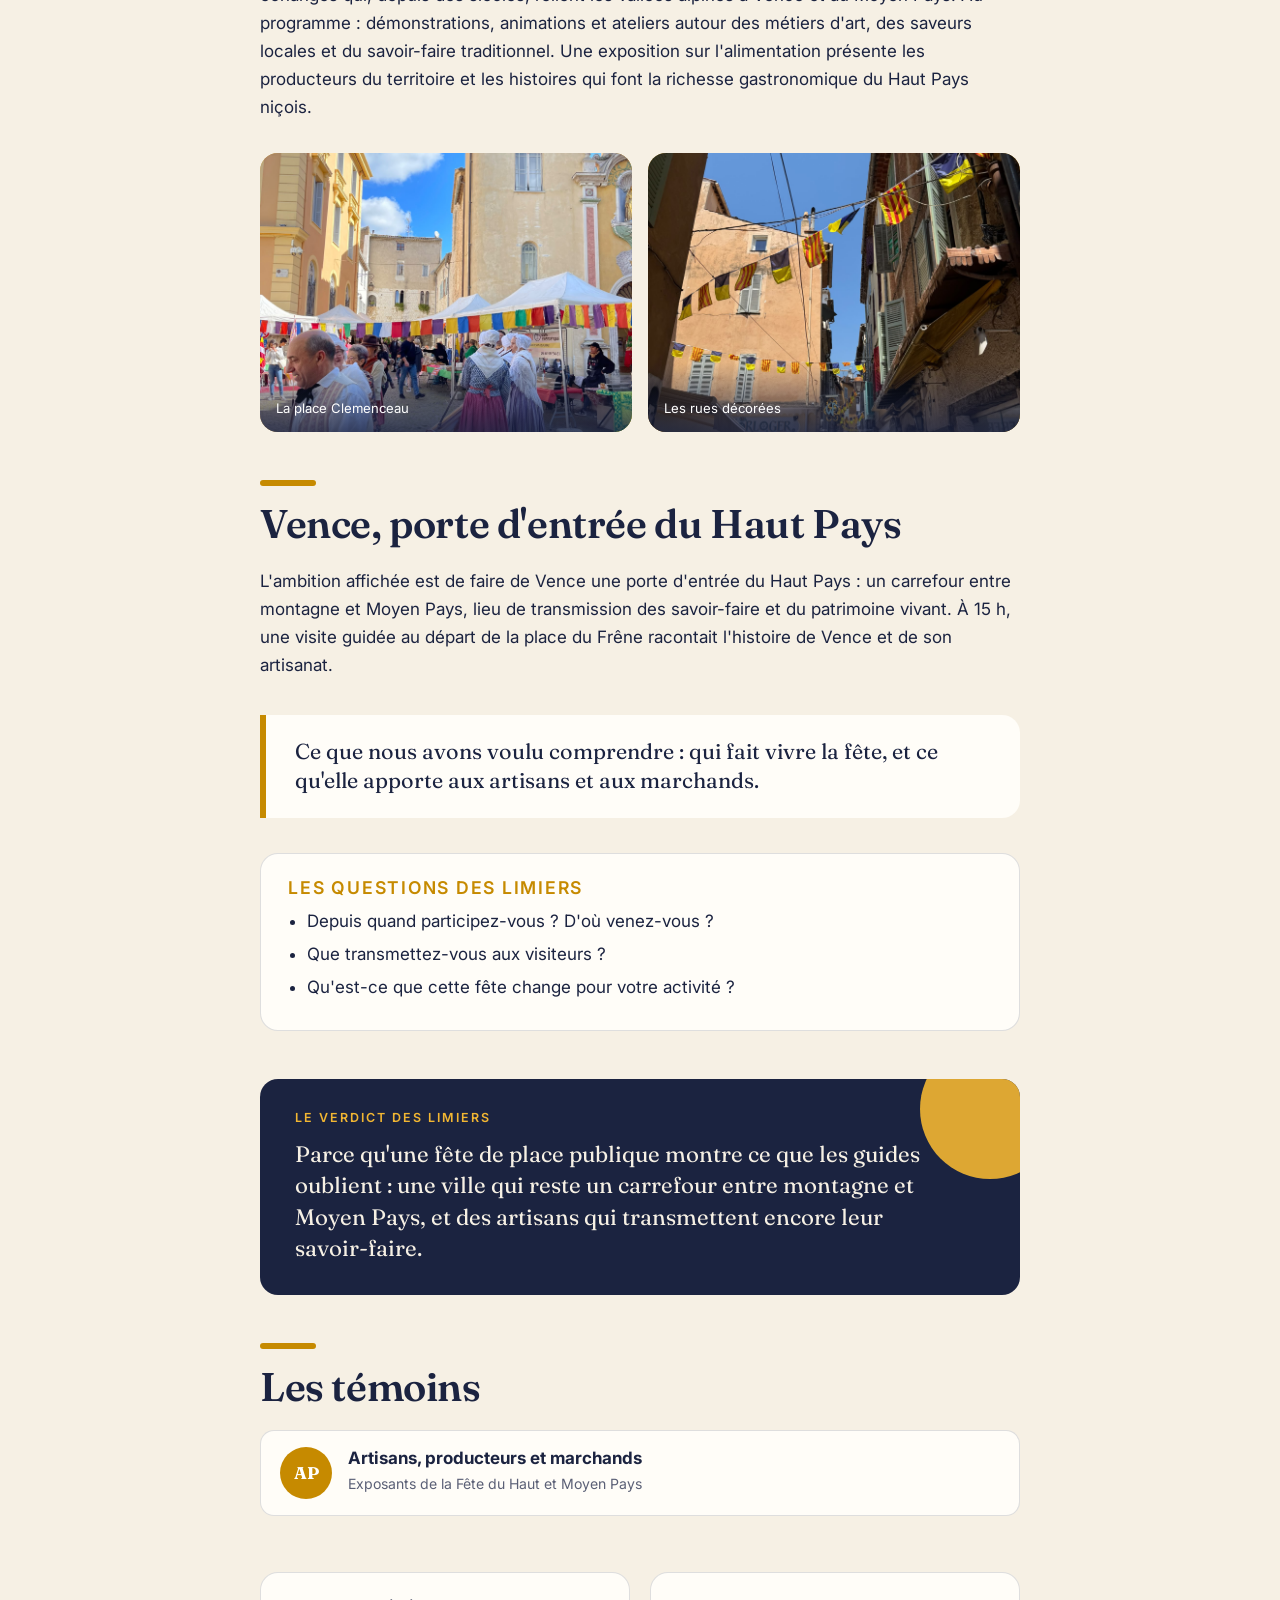
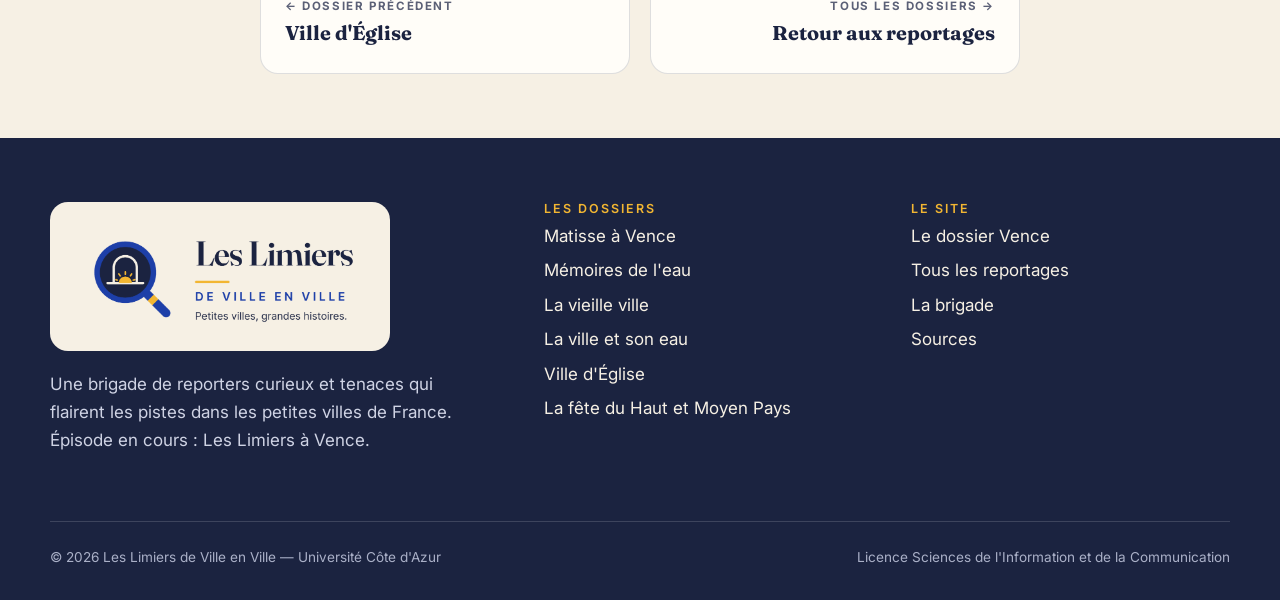
<file: fete.html>
<!doctype html>
<html lang="fr">
<head>
<meta charset="utf-8">
<meta name="viewport" content="width=device-width, initial-scale=1">
<title>Une fête qui fait vivre Vence — Les Limiers de Ville en Ville</title>
<meta name="description" content="Artisans, producteurs, marchands : une journée sur la place du Grand Jardin, entre savoir-faire et transmission.">
<meta name="theme-color" content="#1D3FA8">
<link rel="icon" href="assets/logo-icone.png" type="image/png">
<link rel="preconnect" href="https://fonts.googleapis.com"><link rel="preconnect" href="https://fonts.gstatic.com" crossorigin>
<link href="https://fonts.googleapis.com/css2?family=Fraunces:ital,opsz,wght@0,9..144,500;0,9..144,600;0,9..144,700;1,9..144,500&family=Inter:wght@400;500;600;700;800&display=swap" rel="stylesheet">
<link rel="stylesheet" href="css/style.css">
</head>
<body>
<div class="progress"></div>
<header class="site-header"><div class="wrap header-in">
  <a class="brand" href="index.html" aria-label="Les Limiers de Ville en Ville — retour à l'accueil">
    <span class="logo-slot"><img src="assets/logo-icone.png" alt=""></span>
    <span class="brand-name">Les Limiers<small>De ville en ville</small></span>
  </a>
  <button class="menu-btn" aria-label="Menu" aria-expanded="false"><span></span></button>
  <nav class="nav" aria-label="Navigation principale"><ul><li><a href="vence.html">Vence</a></li><li><a href="reportages.html" aria-current="page">Reportages</a></li><li><a href="equipe.html">L'équipe</a></li></ul></nav>
</div></header>
<main>
<section class="article-hero acc-or"><div class="wrap">
  <span class="kicker">Les Limiers à Vence · Dossier n°6 · Vie locale</span>
  <h1>Une fête qui fait vivre Vence</h1>
  <p class="lead">Le 17 octobre, la place du Grand Jardin s'est transformée en vitrine du savoir-faire du Haut et du Moyen Pays. Nous y avons interrogé artisans, producteurs et marchands.</p>
  <div class="meta"><span>Reportage de <b>Lia Borissov</b></span><span>·</span><span>Vence (Alpes-Maritimes)</span><span>·</span><span>Automne 2026</span></div>
</div></section>
<section class="video-sec acc-or" id="video"><div class="wrap"><div class="player reveal" data-slug="fete" data-title="Une fête qui fait vivre Vence">
  <div class="player-empty"><div class="play"></div>
  <strong>Le reportage arrive bientôt</strong><span>Les Limiers finalisent le montage du dossier n°6.</span></div></div></div></section>
<section class="article-body acc-or"><div class="narrow">
  <div class="facts"><div class="fact"><small>Date</small><b>Samedi 17 octobre 2026</b></div><div class="fact"><small>Horaires</small><b>10 h – 18 h</b></div><div class="fact"><small>Lieu</small><b>Place du Grand Jardin</b></div><div class="fact"><small>Accès</small><b>Gratuit</b></div></div>
  
  <h2>Une fête qui relie la montagne à Vence</h2>
  <p>Pensée comme une véritable épopée territoriale, la Fête du Haut et Moyen Pays raconte les échanges qui, depuis des siècles, relient les vallées alpines à Vence et au Moyen Pays. Au programme : démonstrations, animations et ateliers autour des métiers d'art, des saveurs locales et du savoir-faire traditionnel. Une exposition sur l'alimentation présente les producteurs du territoire et les histoires qui font la richesse gastronomique du Haut Pays niçois.</p>
  <div class="ph-row"><figure class="ph " style="--ratio:4 / 3"><img src="assets/img/photo 14.jpeg" alt="La place Clemenceau" loading="lazy" onerror="this.parentElement.classList.add('missing')"><figcaption>La place Clemenceau</figcaption></figure><figure class="ph " style="--ratio:4 / 3"><img src="assets/img/photo 15.jpeg" alt="Les rues décorées" loading="lazy" onerror="this.parentElement.classList.add('missing')"><figcaption>Les rues décorées</figcaption></figure></div>
  <h2>Vence, porte d'entrée du Haut Pays</h2>
  <p>L'ambition affichée est de faire de Vence une porte d'entrée du Haut Pays : un carrefour entre montagne et Moyen Pays, lieu de transmission des savoir-faire et du patrimoine vivant. À 15 h, une visite guidée au départ de la place du Frêne racontait l'histoire de Vence et de son artisanat.</p>
  <blockquote>Ce que nous avons voulu comprendre : qui fait vivre la fête, et ce qu'elle apporte aux artisans et aux marchands.</blockquote>
  <div class="callout"><h3>Les questions des Limiers</h3><ul>
    <li>Depuis quand participez-vous ? D'où venez-vous ?</li>
    <li>Que transmettez-vous aux visiteurs ?</li>
    <li>Qu'est-ce que cette fête change pour votre activité ?</li></ul></div>
  
  <div class="verdict reveal"><h3>Le verdict des Limiers</h3><p>Parce qu'une fête de place publique montre ce que les guides oublient : une ville qui reste un carrefour entre montagne et Moyen Pays, et des artisans qui transmettent encore leur savoir-faire.</p></div>
  <h2>Les témoins</h2><div class="people"><div class="person"><div class="avatar">AP</div><div><b>Artisans, producteurs et marchands</b><span>Exposants de la Fête du Haut et Moyen Pays</span></div></div></div>
</div></section>
<div class="narrow" style="padding-bottom:4rem"><div class="pager"><a href="ville-d-eglise.html#video"><small>← Dossier précédent</small><strong>Ville d'Église</strong></a><a class="next" href="reportages.html"><small>Tous les dossiers →</small><strong>Retour aux reportages</strong></a></div></div>
</main>
<footer class="site-footer"><div class="wrap">
<div class="foot-grid">
  <div>
    <a class="foot-logo" href="index.html"><img src="assets/logo-complet.png" alt="Les Limiers de Ville en Ville. Petites villes, grandes histoires."></a>
    <p style="margin-top:1.2rem;max-width:38ch;color:#cfd3e4">Une brigade de reporters curieux et tenaces qui flairent les pistes dans les petites villes de France. Épisode en cours : Les Limiers à Vence.</p>
  </div>
  <div><h4>Les dossiers</h4><ul><li><a href="matisse.html">Matisse à Vence</a></li><li><a href="memoire-de-l-eau.html">Mémoires de l'eau</a></li><li><a href="vieille-ville.html">La vieille ville</a></li><li><a href="eau.html">La ville et son eau</a></li><li><a href="ville-d-eglise.html">Ville d'Église</a></li><li><a href="fete.html">La fête du Haut et Moyen Pays</a></li></ul></div>
  <div><h4>Le site</h4><ul>
    <li><a href="vence.html">Le dossier Vence</a></li><li><a href="reportages.html">Tous les reportages</a></li>
    <li><a href="equipe.html">La brigade</a></li><li><a href="equipe.html#sources">Sources</a></li></ul></div>
</div>
<div class="foot-bottom"><span>© 2026 Les Limiers de Ville en Ville — Université Côte d'Azur</span><span>Licence Sciences de l'Information et de la Communication</span></div>
</div></footer>
<script src="js/videos.js"></script>
<script src="js/main.js"></script>
</body>
</html>
</file>
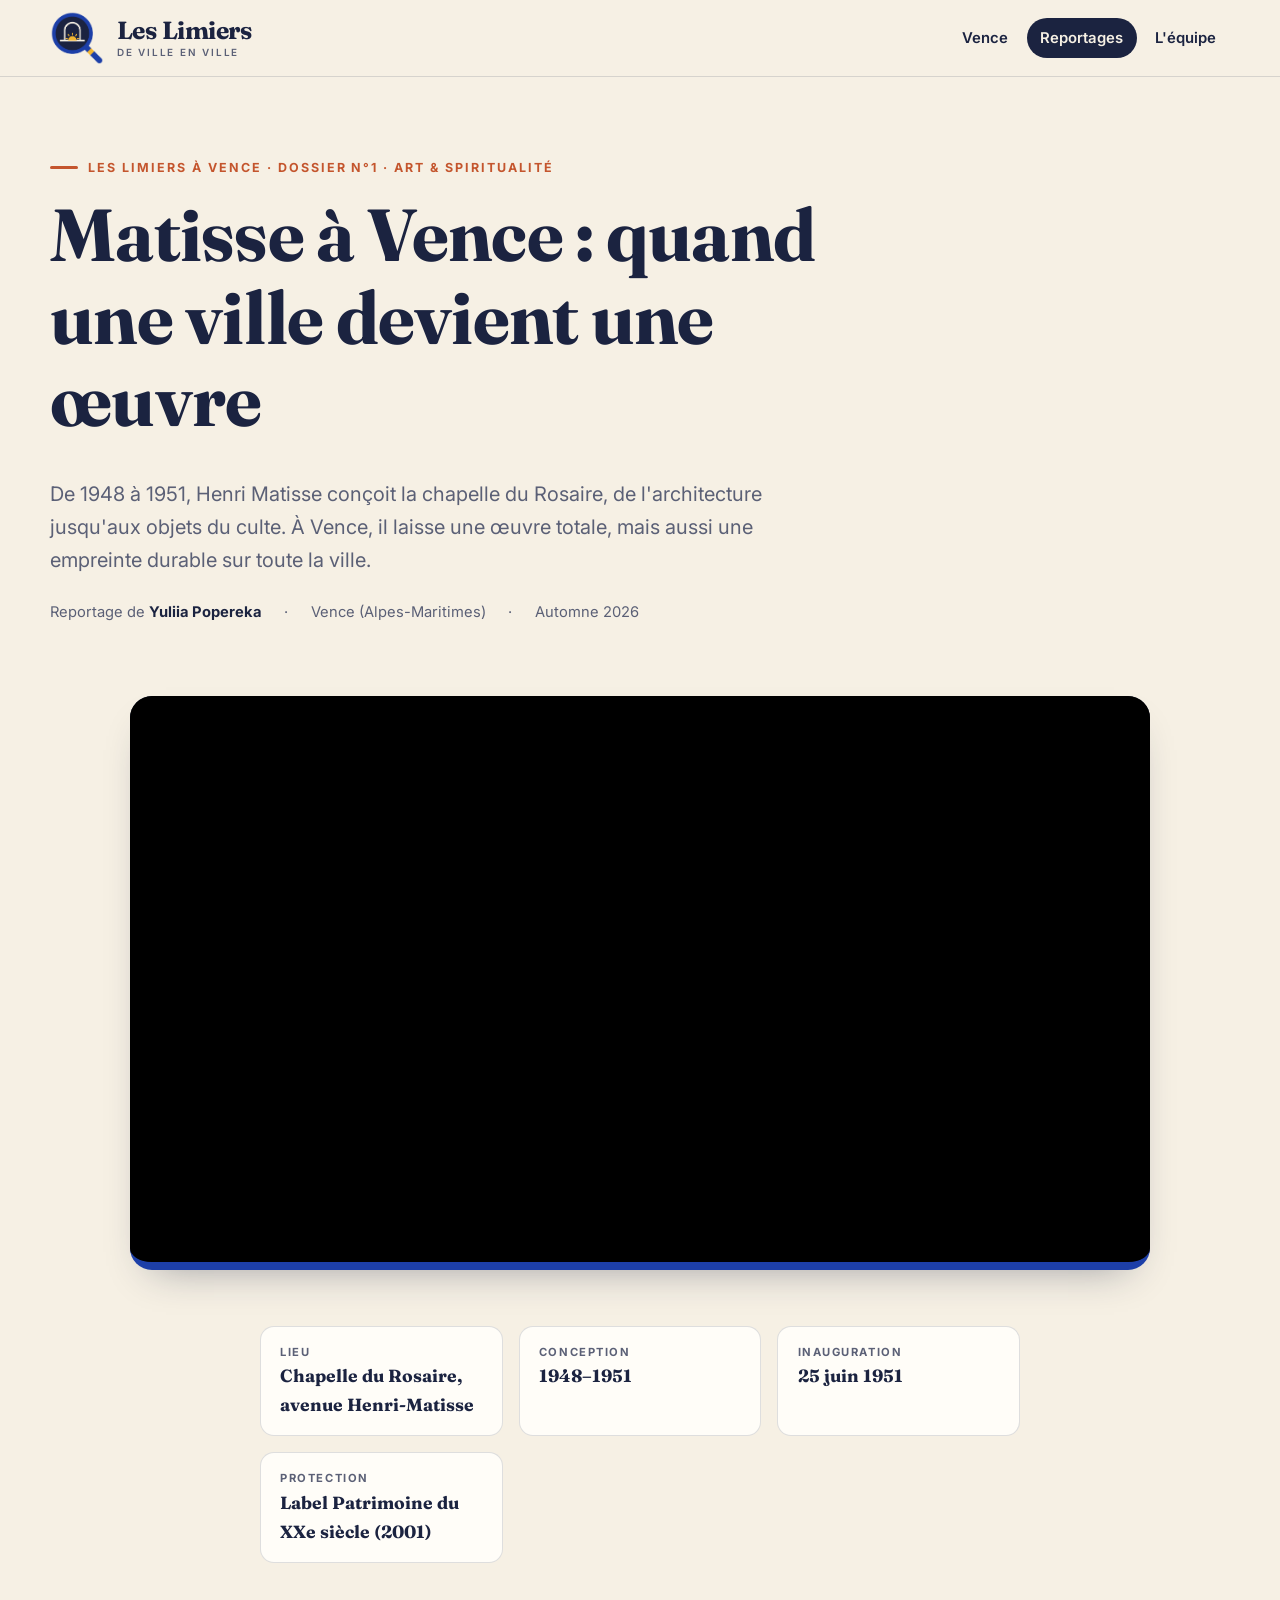
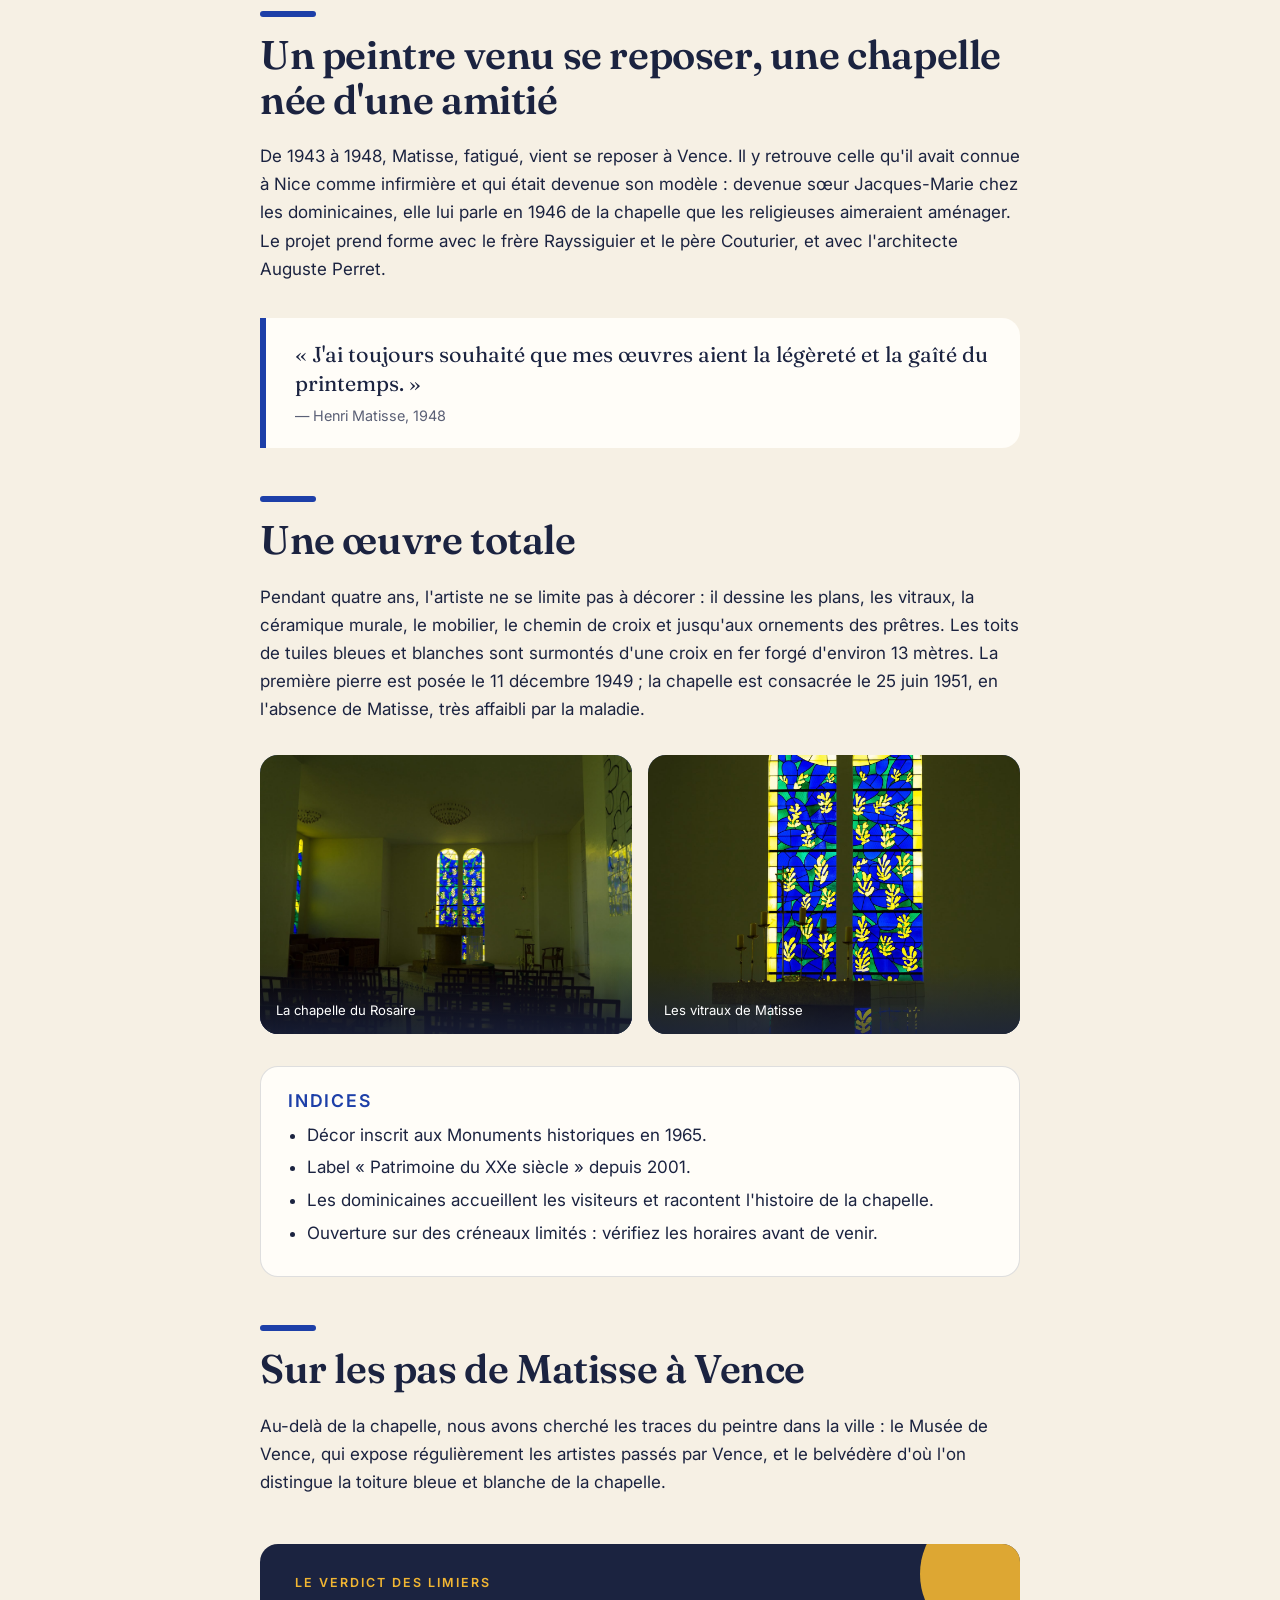
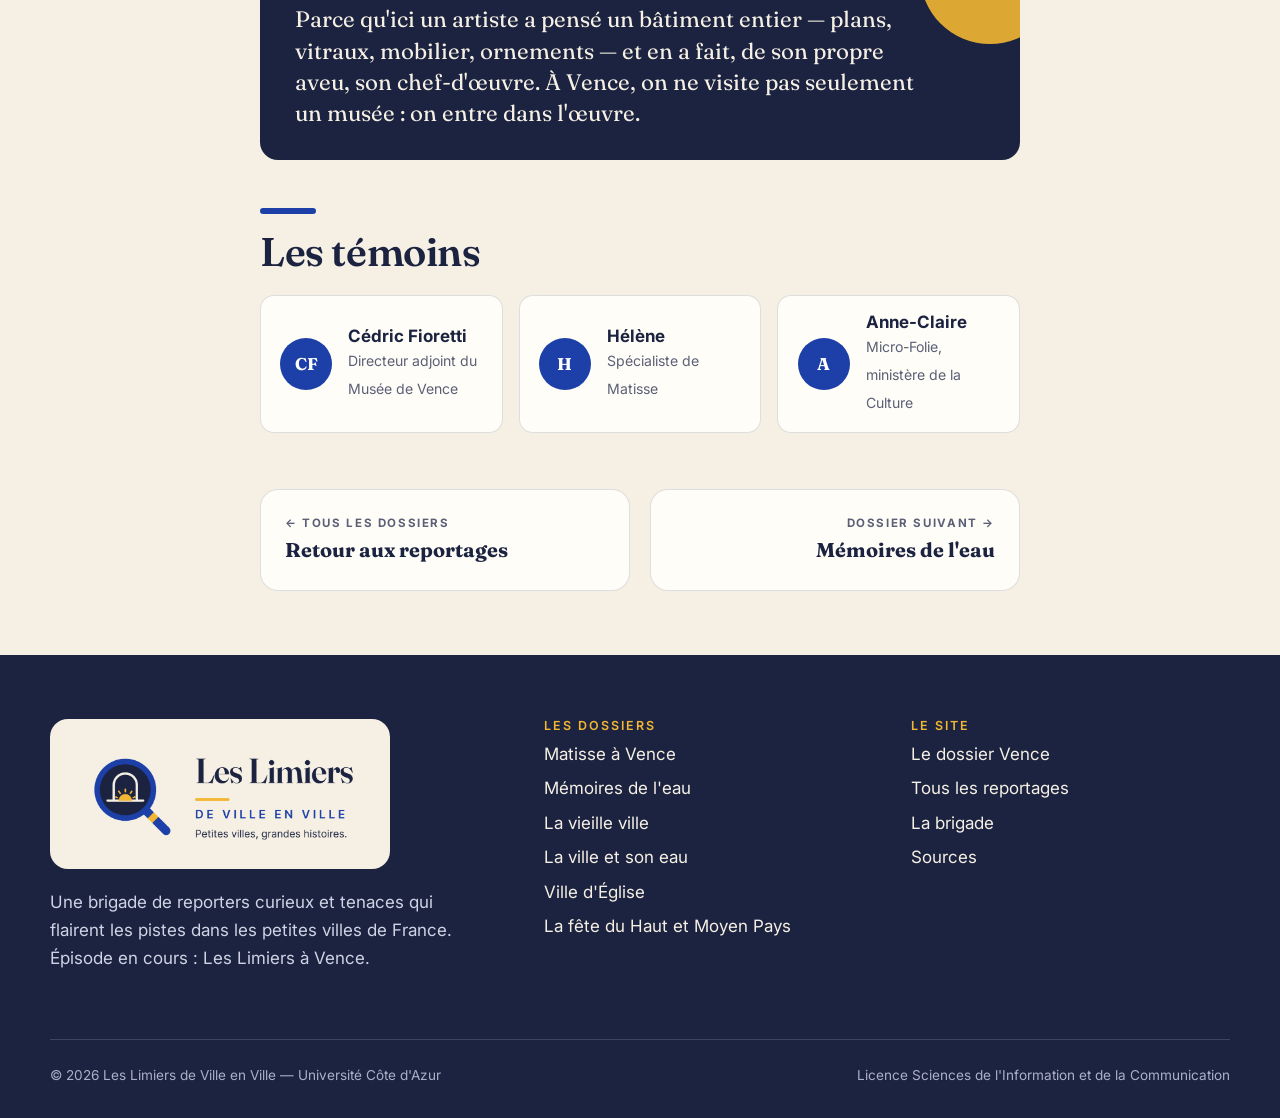
<file: matisse.html>
<!doctype html>
<html lang="fr">
<head>
<meta charset="utf-8">
<meta name="viewport" content="width=device-width, initial-scale=1">
<title>Matisse à Vence : quand une ville devient une œuvre — Les Limiers de Ville en Ville</title>
<meta name="description" content="Chapelle du Rosaire, lieux liés au peintre, années vençoises : comment un artiste a fait d'une ville son dernier grand atelier.">
<meta name="theme-color" content="#1D3FA8">
<link rel="icon" href="assets/logo-icone.png" type="image/png">
<link rel="preconnect" href="https://fonts.googleapis.com"><link rel="preconnect" href="https://fonts.gstatic.com" crossorigin>
<link href="https://fonts.googleapis.com/css2?family=Fraunces:ital,opsz,wght@0,9..144,500;0,9..144,600;0,9..144,700;1,9..144,500&family=Inter:wght@400;500;600;700;800&display=swap" rel="stylesheet">
<link rel="stylesheet" href="css/style.css">
</head>
<body>
<div class="progress"></div>
<header class="site-header"><div class="wrap header-in">
  <a class="brand" href="index.html" aria-label="Les Limiers de Ville en Ville — retour à l'accueil">
    <span class="logo-slot"><img src="assets/logo-icone.png" alt=""></span>
    <span class="brand-name">Les Limiers<small>De ville en ville</small></span>
  </a>
  <button class="menu-btn" aria-label="Menu" aria-expanded="false"><span></span></button>
  <nav class="nav" aria-label="Navigation principale"><ul><li><a href="vence.html">Vence</a></li><li><a href="reportages.html" aria-current="page">Reportages</a></li><li><a href="equipe.html">L'équipe</a></li></ul></nav>
</div></header>
<main>
<section class="article-hero acc-cobalt"><div class="wrap">
  <span class="kicker">Les Limiers à Vence · Dossier n°1 · Art & spiritualité</span>
  <h1>Matisse à Vence : quand une ville devient une œuvre</h1>
  <p class="lead">De 1948 à 1951, Henri Matisse conçoit la chapelle du Rosaire, de l'architecture jusqu'aux objets du culte. À Vence, il laisse une œuvre totale, mais aussi une empreinte durable sur toute la ville.</p>
  <div class="meta"><span>Reportage de <b>Yuliia Popereka</b></span><span>·</span><span>Vence (Alpes-Maritimes)</span><span>·</span><span>Automne 2026</span></div>
</div></section>
<section class="video-sec acc-cobalt" id="video"><div class="wrap"><div class="player reveal" data-slug="matisse" data-title="Matisse à Vence : quand une ville devient une œuvre">
  <div class="player-empty"><div class="play"></div>
  <strong>Le reportage arrive bientôt</strong><span>Les Limiers finalisent le montage du dossier n°1.</span></div></div></div></section>
<section class="article-body acc-cobalt"><div class="narrow">
  <div class="facts"><div class="fact"><small>Lieu</small><b>Chapelle du Rosaire, avenue Henri-Matisse</b></div><div class="fact"><small>Conception</small><b>1948–1951</b></div><div class="fact"><small>Inauguration</small><b>25 juin 1951</b></div><div class="fact"><small>Protection</small><b>Label Patrimoine du XXe siècle (2001)</b></div></div>
  
  <h2>Un peintre venu se reposer, une chapelle née d'une amitié</h2>
  <p>De 1943 à 1948, Matisse, fatigué, vient se reposer à Vence. Il y retrouve celle qu'il avait connue à Nice comme infirmière et qui était devenue son modèle : devenue sœur Jacques-Marie chez les dominicaines, elle lui parle en 1946 de la chapelle que les religieuses aimeraient aménager. Le projet prend forme avec le frère Rayssiguier et le père Couturier, et avec l'architecte Auguste Perret.</p>
  <blockquote>« J'ai toujours souhaité que mes œuvres aient la légèreté et la gaîté du printemps. » <small style="display:block;font-size:.9rem;font-family:var(--f-texte);margin-top:.5rem;color:var(--gris)">— Henri Matisse, 1948</small></blockquote>
  <h2>Une œuvre totale</h2>
  <p>Pendant quatre ans, l'artiste ne se limite pas à décorer : il dessine les plans, les vitraux, la céramique murale, le mobilier, le chemin de croix et jusqu'aux ornements des prêtres. Les toits de tuiles bleues et blanches sont surmontés d'une croix en fer forgé d'environ 13 mètres. La première pierre est posée le 11 décembre 1949 ; la chapelle est consacrée le 25 juin 1951, en l'absence de Matisse, très affaibli par la maladie.</p>
  <div class="ph-row"><figure class="ph " style="--ratio:4 / 3"><img src="assets/img/photo 7.jpeg" alt="La chapelle du Rosaire" loading="lazy" onerror="this.parentElement.classList.add('missing')"><figcaption>La chapelle du Rosaire</figcaption></figure><figure class="ph " style="--ratio:4 / 3"><img src="assets/img/photo 2.jpeg" alt="Les vitraux de Matisse" loading="lazy" onerror="this.parentElement.classList.add('missing')"><figcaption>Les vitraux de Matisse</figcaption></figure></div>
  <div class="callout"><h3>Indices</h3><ul>
    <li>Décor inscrit aux Monuments historiques en 1965.</li>
    <li>Label « Patrimoine du XXe siècle » depuis 2001.</li>
    <li>Les dominicaines accueillent les visiteurs et racontent l'histoire de la chapelle.</li>
    <li>Ouverture sur des créneaux limités : vérifiez les horaires avant de venir.</li></ul></div>
  <h2>Sur les pas de Matisse à Vence</h2>
  <p>Au-delà de la chapelle, nous avons cherché les traces du peintre dans la ville : le Musée de Vence, qui expose régulièrement les artistes passés par Vence, et le belvédère d'où l'on distingue la toiture bleue et blanche de la chapelle.</p>
  
  <div class="verdict reveal"><h3>Le verdict des Limiers</h3><p>Parce qu'ici un artiste a pensé un bâtiment entier — plans, vitraux, mobilier, ornements — et en a fait, de son propre aveu, son chef-d'œuvre. À Vence, on ne visite pas seulement un musée : on entre dans l'œuvre.</p></div>
  <h2>Les témoins</h2><div class="people"><div class="person"><div class="avatar">CF</div><div><b>Cédric Fioretti</b><span>Directeur adjoint du Musée de Vence</span></div></div><div class="person"><div class="avatar">H</div><div><b>Hélène</b><span>Spécialiste de Matisse</span></div></div><div class="person"><div class="avatar">A</div><div><b>Anne-Claire</b><span>Micro-Folie, ministère de la Culture</span></div></div></div>
</div></section>
<div class="narrow" style="padding-bottom:4rem"><div class="pager"><a href="reportages.html"><small>← Tous les dossiers</small><strong>Retour aux reportages</strong></a><a class="next" href="memoire-de-l-eau.html#video"><small>Dossier suivant →</small><strong>Mémoires de l'eau</strong></a></div></div>
</main>
<footer class="site-footer"><div class="wrap">
<div class="foot-grid">
  <div>
    <a class="foot-logo" href="index.html"><img src="assets/logo-complet.png" alt="Les Limiers de Ville en Ville. Petites villes, grandes histoires."></a>
    <p style="margin-top:1.2rem;max-width:38ch;color:#cfd3e4">Une brigade de reporters curieux et tenaces qui flairent les pistes dans les petites villes de France. Épisode en cours : Les Limiers à Vence.</p>
  </div>
  <div><h4>Les dossiers</h4><ul><li><a href="matisse.html">Matisse à Vence</a></li><li><a href="memoire-de-l-eau.html">Mémoires de l'eau</a></li><li><a href="vieille-ville.html">La vieille ville</a></li><li><a href="eau.html">La ville et son eau</a></li><li><a href="ville-d-eglise.html">Ville d'Église</a></li><li><a href="fete.html">La fête du Haut et Moyen Pays</a></li></ul></div>
  <div><h4>Le site</h4><ul>
    <li><a href="vence.html">Le dossier Vence</a></li><li><a href="reportages.html">Tous les reportages</a></li>
    <li><a href="equipe.html">La brigade</a></li><li><a href="equipe.html#sources">Sources</a></li></ul></div>
</div>
<div class="foot-bottom"><span>© 2026 Les Limiers de Ville en Ville — Université Côte d'Azur</span><span>Licence Sciences de l'Information et de la Communication</span></div>
</div></footer>
<script src="js/videos.js"></script>
<script src="js/main.js"></script>
</body>
</html>
</file>
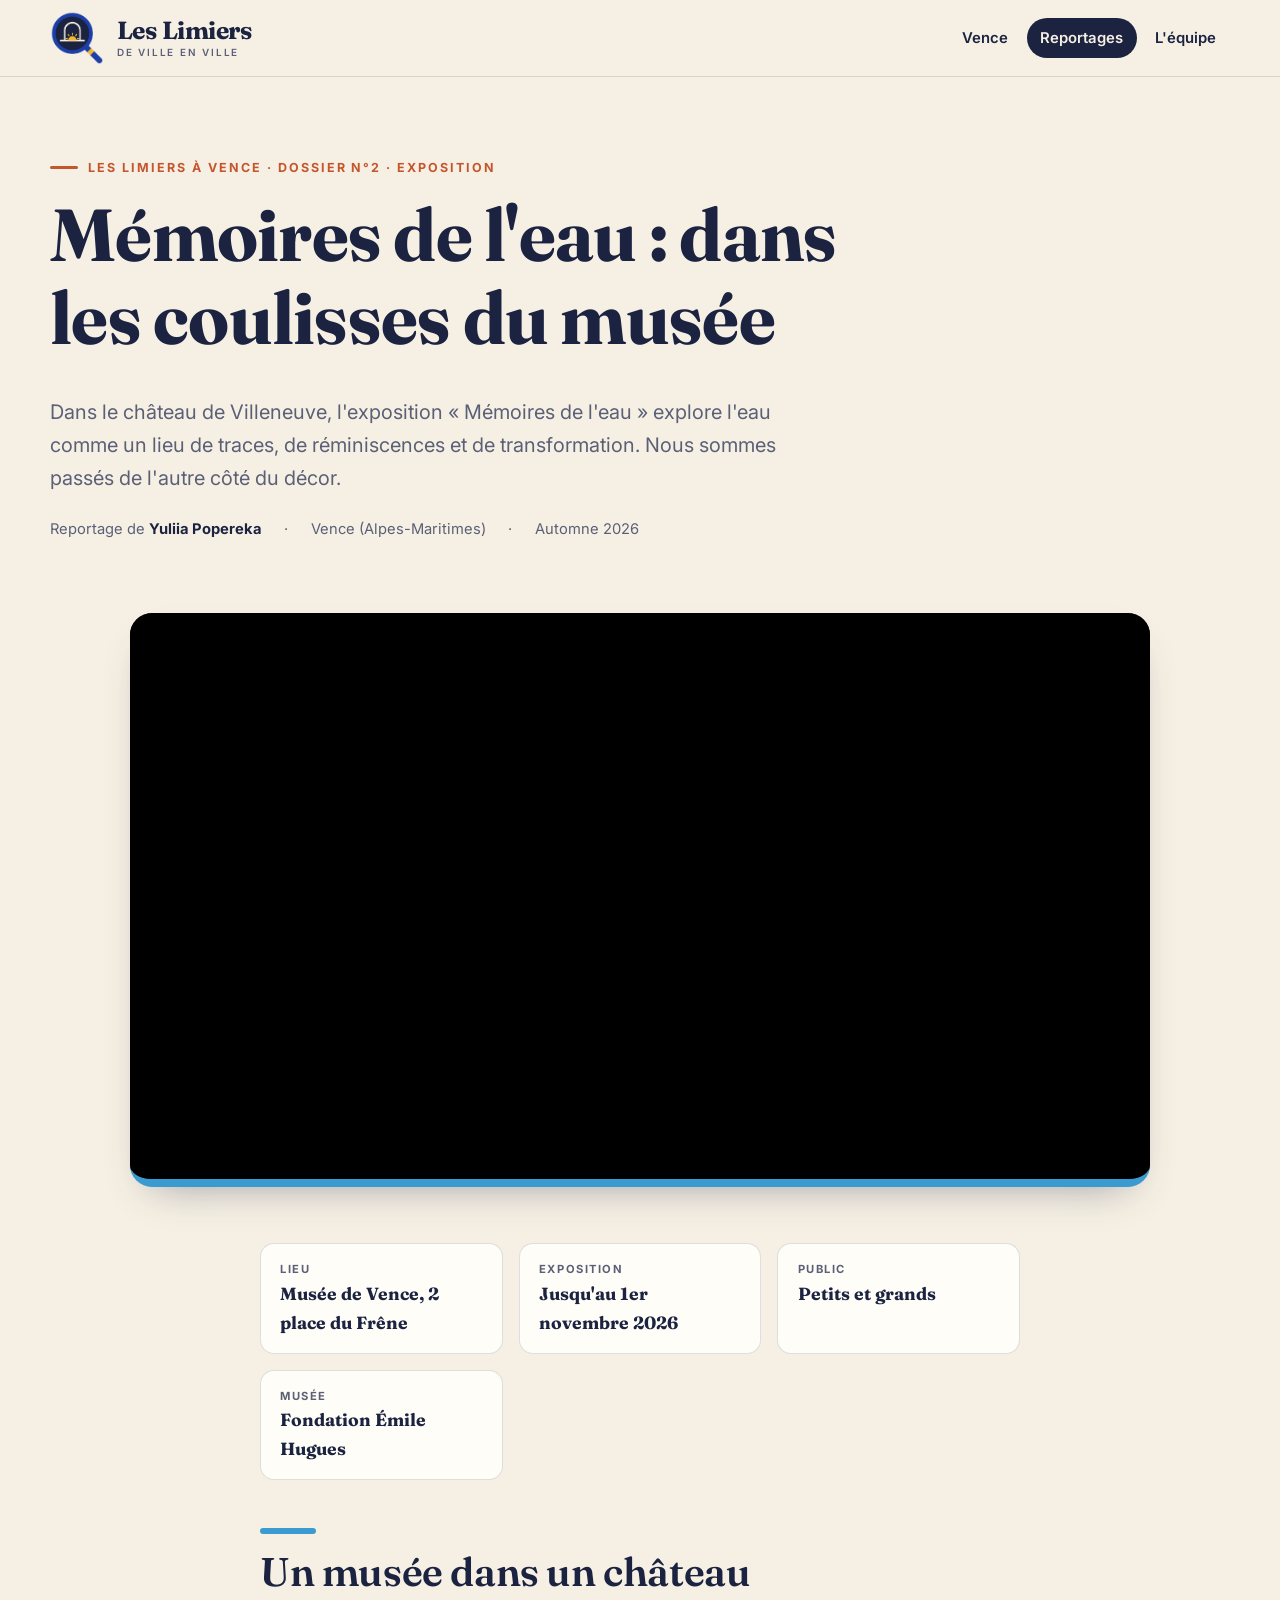
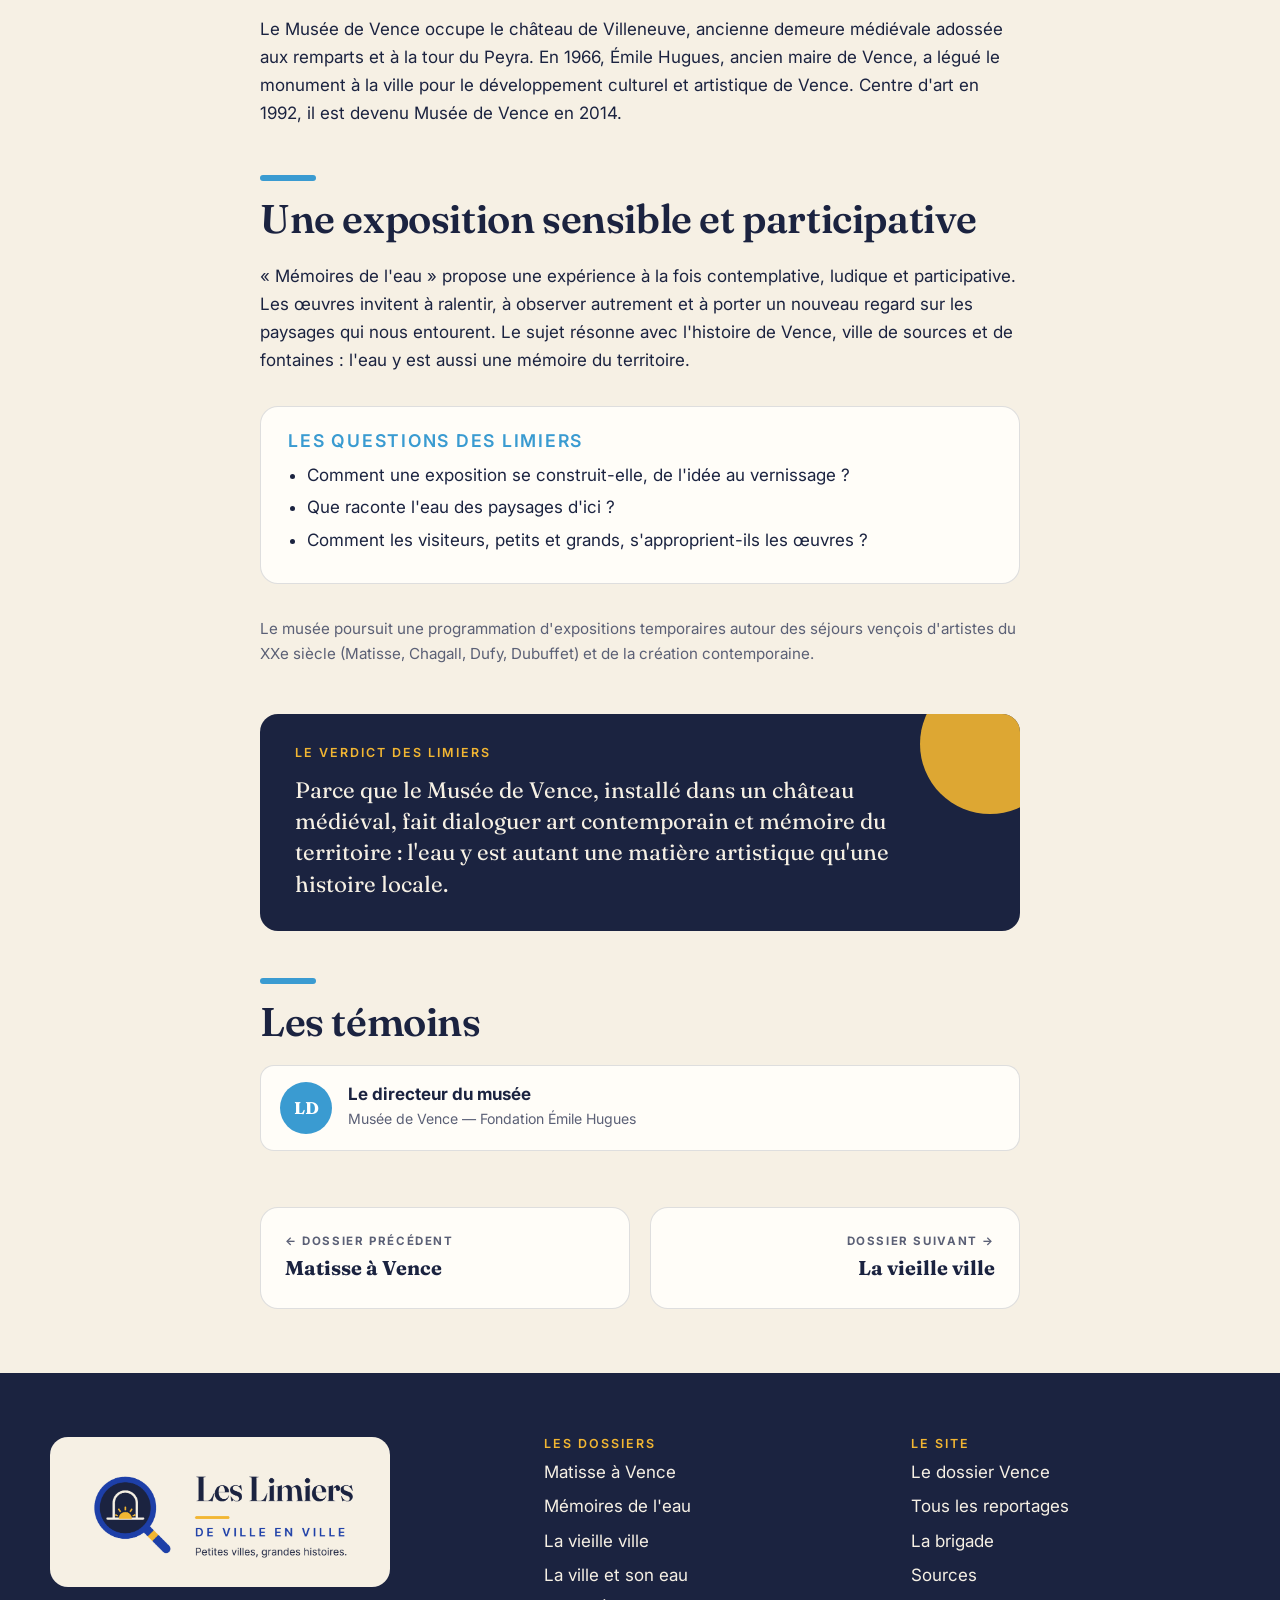
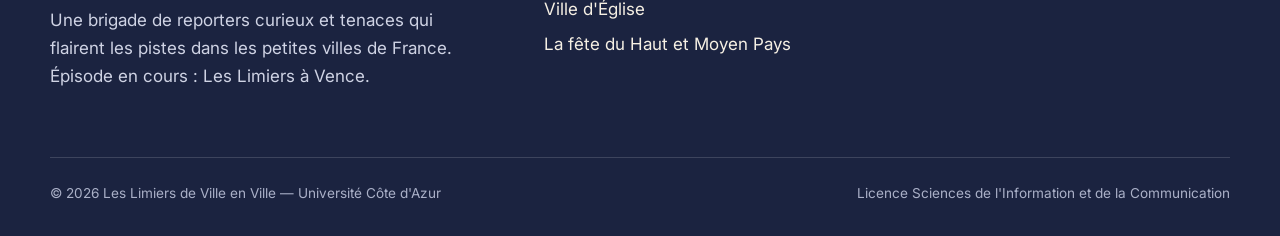
<file: memoire-de-l-eau.html>
<!doctype html>
<html lang="fr">
<head>
<meta charset="utf-8">
<meta name="viewport" content="width=device-width, initial-scale=1">
<title>Mémoires de l'eau : dans les coulisses du musée — Les Limiers de Ville en Ville</title>
<meta name="description" content="Œuvres, commissaire, artistes, visiteurs : l'exposition du Musée de Vence vue de l'intérieur, entre mémoire et territoire.">
<meta name="theme-color" content="#1D3FA8">
<link rel="icon" href="assets/logo-icone.png" type="image/png">
<link rel="preconnect" href="https://fonts.googleapis.com"><link rel="preconnect" href="https://fonts.gstatic.com" crossorigin>
<link href="https://fonts.googleapis.com/css2?family=Fraunces:ital,opsz,wght@0,9..144,500;0,9..144,600;0,9..144,700;1,9..144,500&family=Inter:wght@400;500;600;700;800&display=swap" rel="stylesheet">
<link rel="stylesheet" href="css/style.css">
</head>
<body>
<div class="progress"></div>
<header class="site-header"><div class="wrap header-in">
  <a class="brand" href="index.html" aria-label="Les Limiers de Ville en Ville — retour à l'accueil">
    <span class="logo-slot"><img src="assets/logo-icone.png" alt=""></span>
    <span class="brand-name">Les Limiers<small>De ville en ville</small></span>
  </a>
  <button class="menu-btn" aria-label="Menu" aria-expanded="false"><span></span></button>
  <nav class="nav" aria-label="Navigation principale"><ul><li><a href="vence.html">Vence</a></li><li><a href="reportages.html" aria-current="page">Reportages</a></li><li><a href="equipe.html">L'équipe</a></li></ul></nav>
</div></header>
<main>
<section class="article-hero acc-eau"><div class="wrap">
  <span class="kicker">Les Limiers à Vence · Dossier n°2 · Exposition</span>
  <h1>Mémoires de l'eau : dans les coulisses du musée</h1>
  <p class="lead">Dans le château de Villeneuve, l'exposition « Mémoires de l'eau » explore l'eau comme un lieu de traces, de réminiscences et de transformation. Nous sommes passés de l'autre côté du décor.</p>
  <div class="meta"><span>Reportage de <b>Yuliia Popereka</b></span><span>·</span><span>Vence (Alpes-Maritimes)</span><span>·</span><span>Automne 2026</span></div>
</div></section>
<section class="video-sec acc-eau" id="video"><div class="wrap"><div class="player reveal" data-slug="memoire-de-l-eau" data-title="Mémoires de l'eau : dans les coulisses du musée">
  <div class="player-empty"><div class="play"></div>
  <strong>Le reportage arrive bientôt</strong><span>Les Limiers finalisent le montage du dossier n°2.</span></div></div></div></section>
<section class="article-body acc-eau"><div class="narrow">
  <div class="facts"><div class="fact"><small>Lieu</small><b>Musée de Vence, 2 place du Frêne</b></div><div class="fact"><small>Exposition</small><b>Jusqu'au 1er novembre 2026</b></div><div class="fact"><small>Public</small><b>Petits et grands</b></div><div class="fact"><small>Musée</small><b>Fondation Émile Hugues</b></div></div>
  
  <h2>Un musée dans un château</h2>
  <p>Le Musée de Vence occupe le château de Villeneuve, ancienne demeure médiévale adossée aux remparts et à la tour du Peyra. En 1966, Émile Hugues, ancien maire de Vence, a légué le monument à la ville pour le développement culturel et artistique de Vence. Centre d'art en 1992, il est devenu Musée de Vence en 2014.</p>
  <h2>Une exposition sensible et participative</h2>
  <p>« Mémoires de l'eau » propose une expérience à la fois contemplative, ludique et participative. Les œuvres invitent à ralentir, à observer autrement et à porter un nouveau regard sur les paysages qui nous entourent. Le sujet résonne avec l'histoire de Vence, ville de sources et de fontaines : l'eau y est aussi une mémoire du territoire.</p>
  <div class="callout"><h3>Les questions des Limiers</h3><ul>
    <li>Comment une exposition se construit-elle, de l'idée au vernissage ?</li>
    <li>Que raconte l'eau des paysages d'ici ?</li>
    <li>Comment les visiteurs, petits et grands, s'approprient-ils les œuvres ?</li></ul></div>
  <p style="font-size:.95rem;color:var(--gris)">Le musée poursuit une programmation d'expositions temporaires autour des séjours vençois d'artistes du XXe siècle (Matisse, Chagall, Dufy, Dubuffet) et de la création contemporaine.</p>
  
  <div class="verdict reveal"><h3>Le verdict des Limiers</h3><p>Parce que le Musée de Vence, installé dans un château médiéval, fait dialoguer art contemporain et mémoire du territoire : l'eau y est autant une matière artistique qu'une histoire locale.</p></div>
  <h2>Les témoins</h2><div class="people"><div class="person"><div class="avatar">LD</div><div><b>Le directeur du musée</b><span>Musée de Vence — Fondation Émile Hugues</span></div></div></div>
</div></section>
<div class="narrow" style="padding-bottom:4rem"><div class="pager"><a href="matisse.html#video"><small>← Dossier précédent</small><strong>Matisse à Vence</strong></a><a class="next" href="vieille-ville.html#video"><small>Dossier suivant →</small><strong>La vieille ville</strong></a></div></div>
</main>
<footer class="site-footer"><div class="wrap">
<div class="foot-grid">
  <div>
    <a class="foot-logo" href="index.html"><img src="assets/logo-complet.png" alt="Les Limiers de Ville en Ville. Petites villes, grandes histoires."></a>
    <p style="margin-top:1.2rem;max-width:38ch;color:#cfd3e4">Une brigade de reporters curieux et tenaces qui flairent les pistes dans les petites villes de France. Épisode en cours : Les Limiers à Vence.</p>
  </div>
  <div><h4>Les dossiers</h4><ul><li><a href="matisse.html">Matisse à Vence</a></li><li><a href="memoire-de-l-eau.html">Mémoires de l'eau</a></li><li><a href="vieille-ville.html">La vieille ville</a></li><li><a href="eau.html">La ville et son eau</a></li><li><a href="ville-d-eglise.html">Ville d'Église</a></li><li><a href="fete.html">La fête du Haut et Moyen Pays</a></li></ul></div>
  <div><h4>Le site</h4><ul>
    <li><a href="vence.html">Le dossier Vence</a></li><li><a href="reportages.html">Tous les reportages</a></li>
    <li><a href="equipe.html">La brigade</a></li><li><a href="equipe.html#sources">Sources</a></li></ul></div>
</div>
<div class="foot-bottom"><span>© 2026 Les Limiers de Ville en Ville — Université Côte d'Azur</span><span>Licence Sciences de l'Information et de la Communication</span></div>
</div></footer>
<script src="js/videos.js"></script>
<script src="js/main.js"></script>
</body>
</html>
</file>
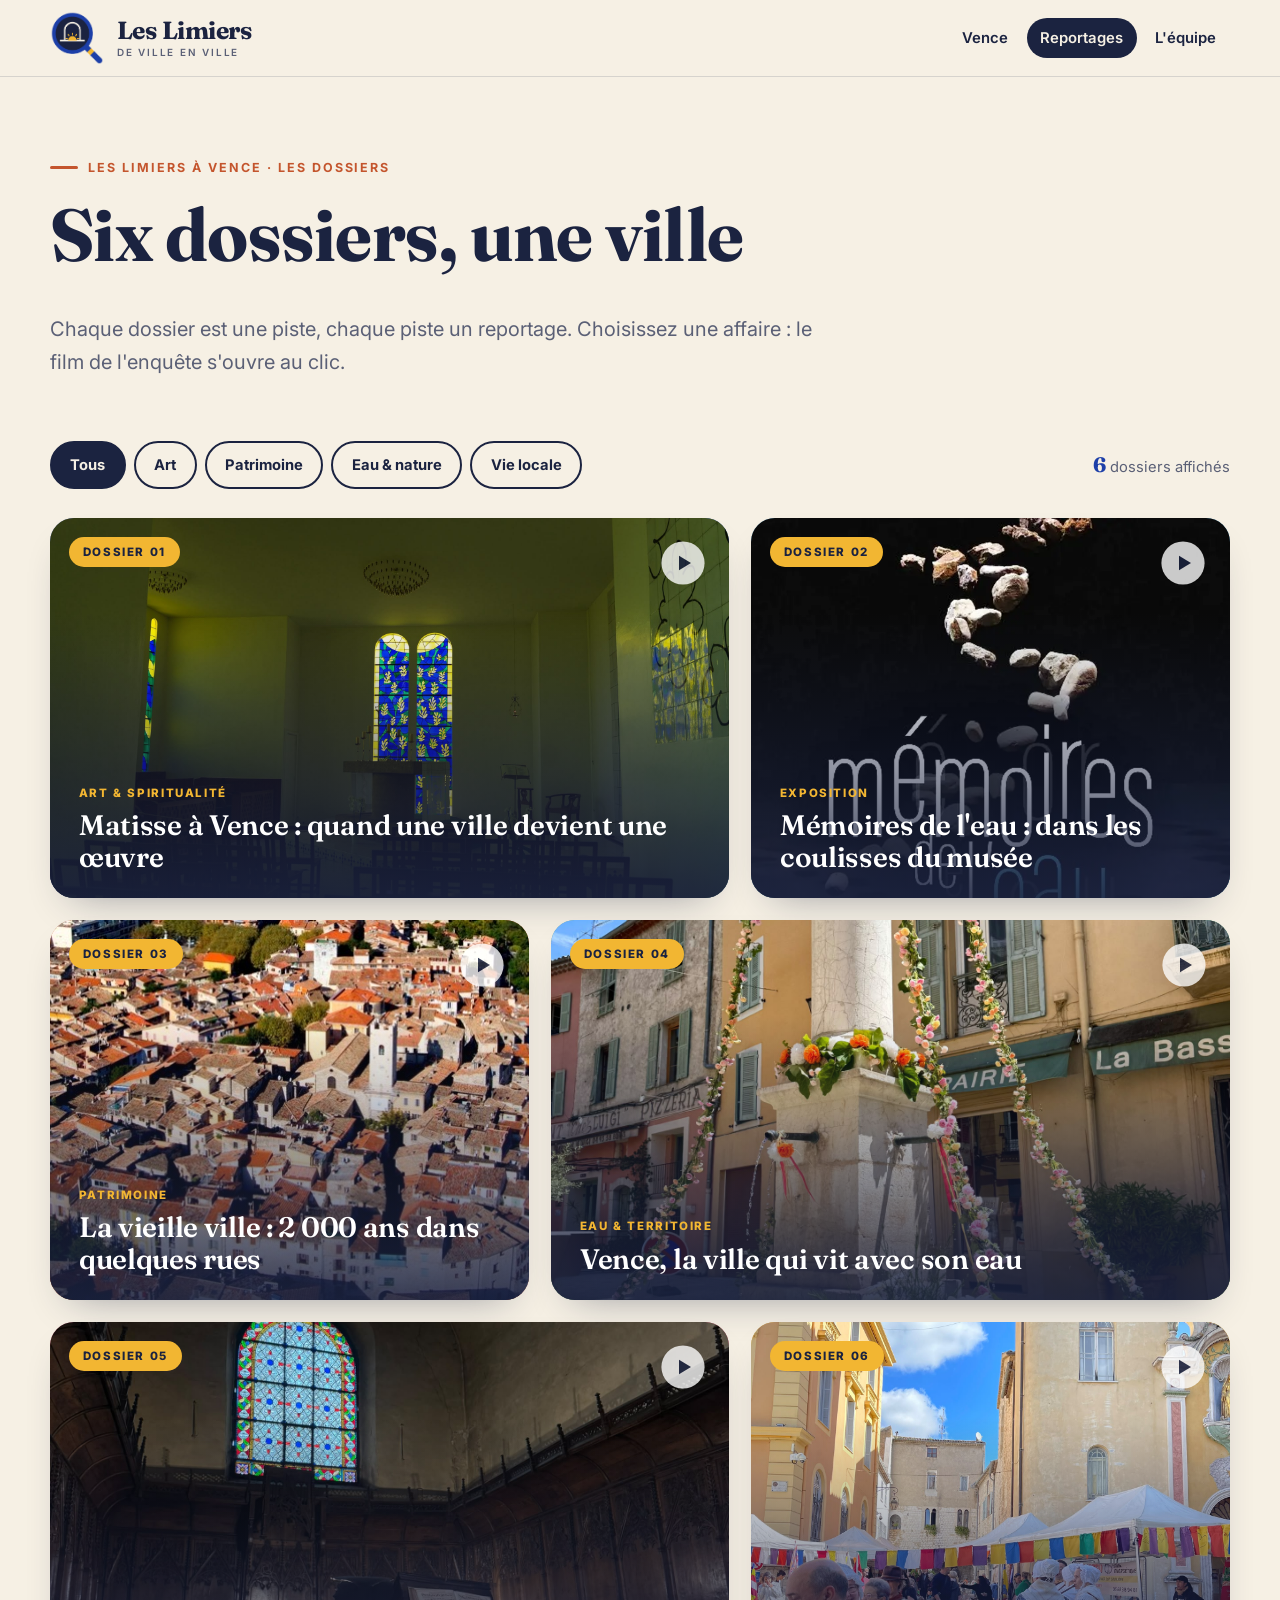
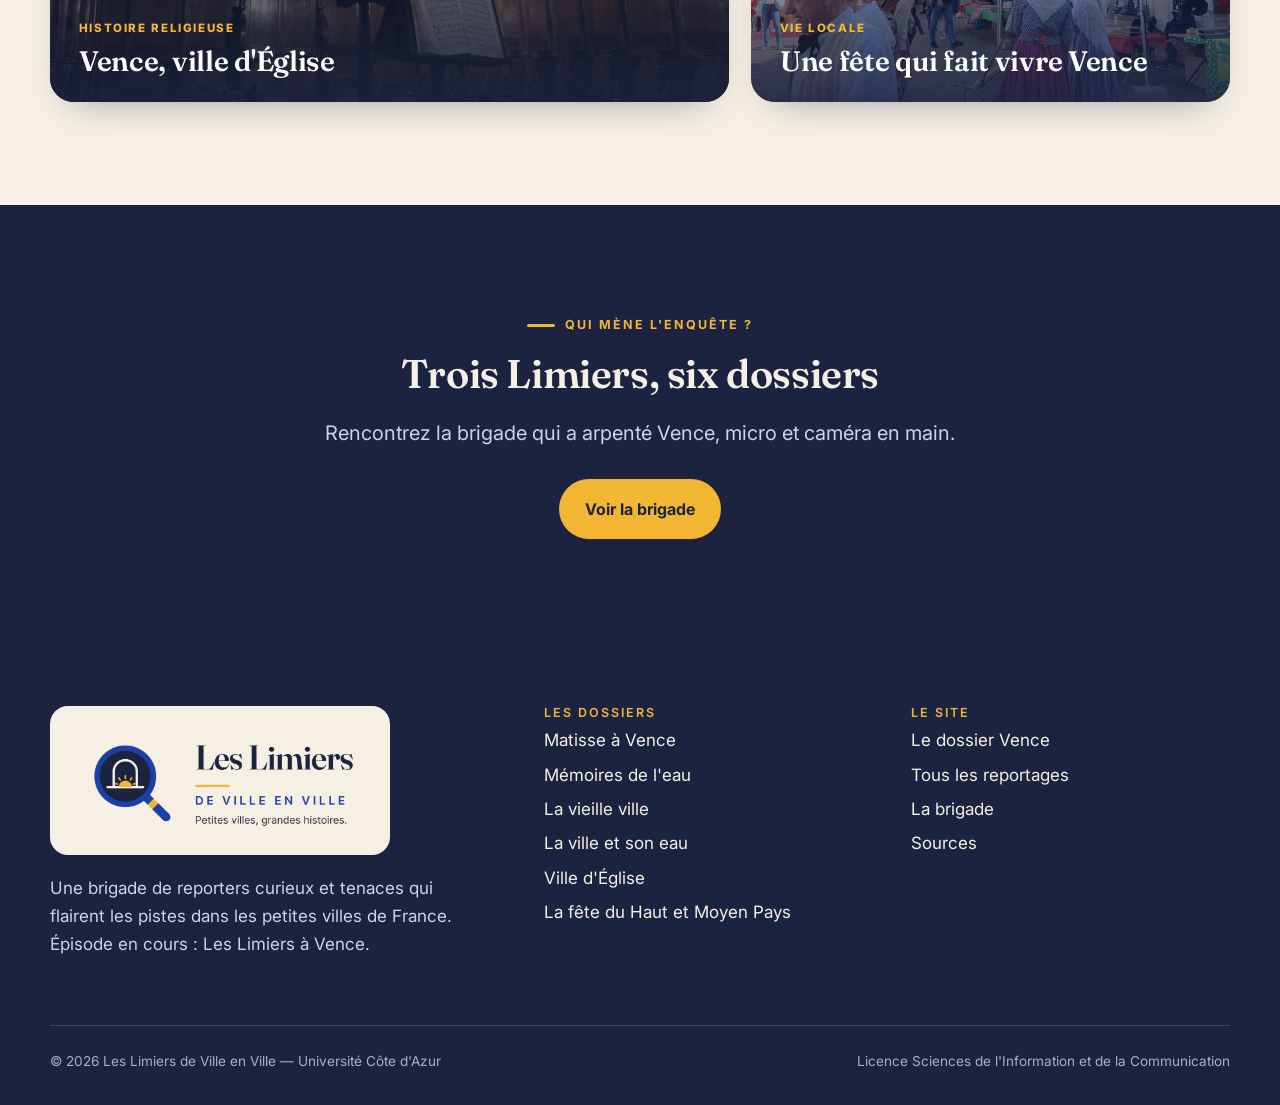
<file: reportages.html>
<!doctype html>
<html lang="fr">
<head>
<meta charset="utf-8">
<meta name="viewport" content="width=device-width, initial-scale=1">
<title>Reportages — Les Limiers de Ville en Ville</title>
<meta name="description" content="Les six dossiers des Limiers à Vence : Matisse, Mémoires de l'eau, la vieille ville, l'eau, la cathédrale, la fête.">
<meta name="theme-color" content="#1D3FA8">
<link rel="icon" href="assets/logo-icone.png" type="image/png">
<link rel="preconnect" href="https://fonts.googleapis.com"><link rel="preconnect" href="https://fonts.gstatic.com" crossorigin>
<link href="https://fonts.googleapis.com/css2?family=Fraunces:ital,opsz,wght@0,9..144,500;0,9..144,600;0,9..144,700;1,9..144,500&family=Inter:wght@400;500;600;700;800&display=swap" rel="stylesheet">
<link rel="stylesheet" href="css/style.css">
</head>
<body>
<div class="progress"></div>
<header class="site-header"><div class="wrap header-in">
  <a class="brand" href="index.html" aria-label="Les Limiers de Ville en Ville — retour à l'accueil">
    <span class="logo-slot"><img src="assets/logo-icone.png" alt=""></span>
    <span class="brand-name">Les Limiers<small>De ville en ville</small></span>
  </a>
  <button class="menu-btn" aria-label="Menu" aria-expanded="false"><span></span></button>
  <nav class="nav" aria-label="Navigation principale"><ul><li><a href="vence.html">Vence</a></li><li><a href="reportages.html" aria-current="page">Reportages</a></li><li><a href="equipe.html">L'équipe</a></li></ul></nav>
</div></header>
<main>

<section class="article-hero"><div class="wrap">
  <span class="kicker">Les Limiers à Vence · Les dossiers</span>
  <h1>Six dossiers, une ville</h1>
  <p class="lead">Chaque dossier est une piste, chaque piste un reportage. Choisissez une affaire&nbsp;: le film de l'enquête s'ouvre au clic.</p>
</div></section>
<section class="section" style="padding-top:2.5rem"><div class="wrap">
  <div class="toolbar"><div class="chips" role="group" aria-label="Filtrer les dossiers"><button class="chip is-on" data-filter="Tous" aria-pressed="true">Tous</button><button class="chip" data-filter="Art" aria-pressed="false">Art</button><button class="chip" data-filter="Patrimoine" aria-pressed="false">Patrimoine</button><button class="chip" data-filter="Eau & nature" aria-pressed="false">Eau & nature</button><button class="chip" data-filter="Vie locale" aria-pressed="false">Vie locale</button></div>
  <p class="count" aria-live="polite"><b id="count">6</b> dossiers affichés</p></div>
  <div class="board" id="board" data-count="6"><a class="case acc-cobalt span-7" data-cat="Art" href="matisse.html#video" aria-label="Regarder le reportage : Matisse à Vence : quand une ville devient une œuvre">
  <figure class="ph case-photo" style="--ratio:auto"><img src="assets/img/photo 7.jpeg" alt="Matisse à Vence" loading="lazy" onerror="this.parentElement.classList.add('missing')"></figure>
  <span class="case-no">Dossier 01</span>
  <span class="case-play" aria-hidden="true"></span>
  <div class="case-body"><span class="tag">Art & spiritualité</span><h3>Matisse à Vence : quand une ville devient une œuvre</h3>
  <p class="clue"><b>Indice</b> Une chapelle pensée jusqu'au dernier objet du culte.</p></div></a><a class="case acc-eau span-5" data-cat="Art" href="memoire-de-l-eau.html#video" aria-label="Regarder le reportage : Mémoires de l'eau : dans les coulisses du musée">
  <figure class="ph case-photo" style="--ratio:auto"><img src="assets/img/mémoire.webp" alt="Mémoires de l'eau" loading="lazy" onerror="this.parentElement.classList.add('missing')"></figure>
  <span class="case-no">Dossier 02</span>
  <span class="case-play" aria-hidden="true"></span>
  <div class="case-body"><span class="tag">Exposition</span><h3>Mémoires de l'eau : dans les coulisses du musée</h3>
  <p class="clue"><b>Indice</b> Un château médiéval devenu musée d'art.</p></div></a><a class="case acc-terre span-5" data-cat="Patrimoine" href="vieille-ville.html#video" aria-label="Regarder le reportage : La vieille ville : 2 000 ans dans quelques rues">
  <figure class="ph case-photo" style="--ratio:auto"><img src="assets/img/vieille.jpg" alt="La vieille ville" loading="lazy" onerror="this.parentElement.classList.add('missing')"></figure>
  <span class="case-no">Dossier 03</span>
  <span class="case-play" aria-hidden="true"></span>
  <div class="case-body"><span class="tag">Patrimoine</span><h3>La vieille ville : 2 000 ans dans quelques rues</h3>
  <p class="clue"><b>Indice</b> Cinq portes, une enceinte elliptique, des maisons adossées aux remparts.</p></div></a><a class="case acc-vert span-7" data-cat="Eau & nature" href="eau.html#video" aria-label="Regarder le reportage : Vence, la ville qui vit avec son eau">
  <figure class="ph case-photo" style="--ratio:auto"><img src="assets/img/photo 10.jpeg" alt="La ville et son eau" loading="lazy" onerror="this.parentElement.classList.add('missing')"></figure>
  <span class="case-no">Dossier 04</span>
  <span class="case-play" aria-hidden="true"></span>
  <div class="case-body"><span class="tag">Eau & territoire</span><h3>Vence, la ville qui vit avec son eau</h3>
  <p class="clue"><b>Indice</b> Une source canalisée par les Romains coule encore, à 13 °C.</p></div></a><a class="case acc-rose span-7" data-cat="Patrimoine" href="ville-d-eglise.html#video" aria-label="Regarder le reportage : Vence, ville d'Église">
  <figure class="ph case-photo" style="--ratio:auto"><img src="assets/img/photo 12.jpeg" alt="Ville d'Église" loading="lazy" onerror="this.parentElement.classList.add('missing')"></figure>
  <span class="case-no">Dossier 05</span>
  <span class="case-play" aria-hidden="true"></span>
  <div class="case-body"><span class="tag">Histoire religieuse</span><h3>Vence, ville d'Église</h3>
  <p class="clue"><b>Indice</b> Un évêché pendant quinze siècles, et un baptistère signé Chagall.</p></div></a><a class="case acc-or span-5" data-cat="Vie locale" href="fete.html#video" aria-label="Regarder le reportage : Une fête qui fait vivre Vence">
  <figure class="ph case-photo" style="--ratio:auto"><img src="assets/img/photo 14.jpeg" alt="La fête du Haut et Moyen Pays" loading="lazy" onerror="this.parentElement.classList.add('missing')"></figure>
  <span class="case-no">Dossier 06</span>
  <span class="case-play" aria-hidden="true"></span>
  <div class="case-body"><span class="tag">Vie locale</span><h3>Une fête qui fait vivre Vence</h3>
  <p class="clue"><b>Indice</b> Quand la montagne descend sur la place du Grand Jardin.</p></div></a></div>
  <div class="lens" aria-hidden="true"><span>Voir</span></div>
</div></section>
<section class="section dark"><div class="wrap narrow" style="text-align:center">
  <span class="kicker" style="color:var(--soleil)">Qui mène l'enquête ?</span>
  <h2>Trois Limiers, six dossiers</h2>
  <p class="lead" style="margin:0 auto 1.8rem">Rencontrez la brigade qui a arpenté Vence, micro et caméra en main.</p>
  <a class="btn" style="background:var(--soleil);color:var(--encre)" href="equipe.html">Voir la brigade</a>
</div></section>

</main>
<footer class="site-footer"><div class="wrap">
<div class="foot-grid">
  <div>
    <a class="foot-logo" href="index.html"><img src="assets/logo-complet.png" alt="Les Limiers de Ville en Ville. Petites villes, grandes histoires."></a>
    <p style="margin-top:1.2rem;max-width:38ch;color:#cfd3e4">Une brigade de reporters curieux et tenaces qui flairent les pistes dans les petites villes de France. Épisode en cours : Les Limiers à Vence.</p>
  </div>
  <div><h4>Les dossiers</h4><ul><li><a href="matisse.html">Matisse à Vence</a></li><li><a href="memoire-de-l-eau.html">Mémoires de l'eau</a></li><li><a href="vieille-ville.html">La vieille ville</a></li><li><a href="eau.html">La ville et son eau</a></li><li><a href="ville-d-eglise.html">Ville d'Église</a></li><li><a href="fete.html">La fête du Haut et Moyen Pays</a></li></ul></div>
  <div><h4>Le site</h4><ul>
    <li><a href="vence.html">Le dossier Vence</a></li><li><a href="reportages.html">Tous les reportages</a></li>
    <li><a href="equipe.html">La brigade</a></li><li><a href="equipe.html#sources">Sources</a></li></ul></div>
</div>
<div class="foot-bottom"><span>© 2026 Les Limiers de Ville en Ville — Université Côte d'Azur</span><span>Licence Sciences de l'Information et de la Communication</span></div>
</div></footer>
<script src="js/videos.js"></script>
<script src="js/main.js"></script>
</body>
</html>
</file>
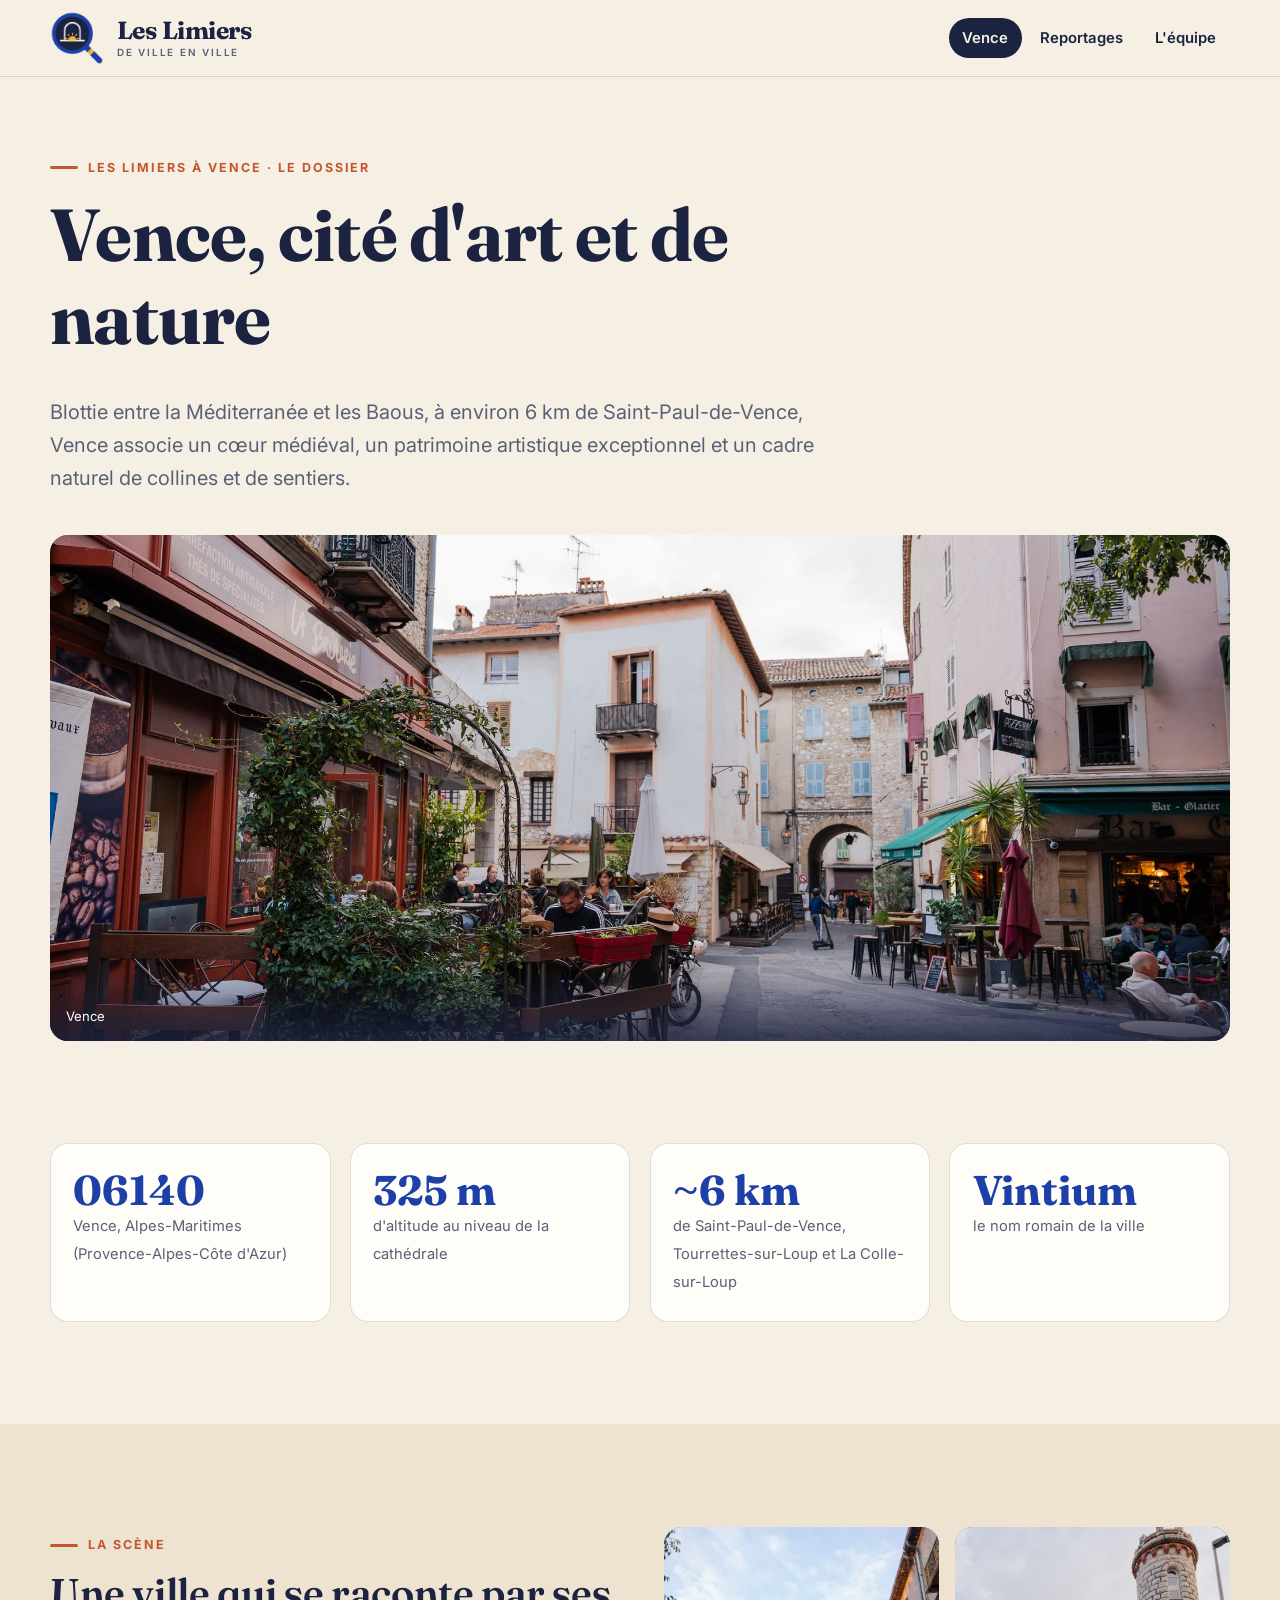
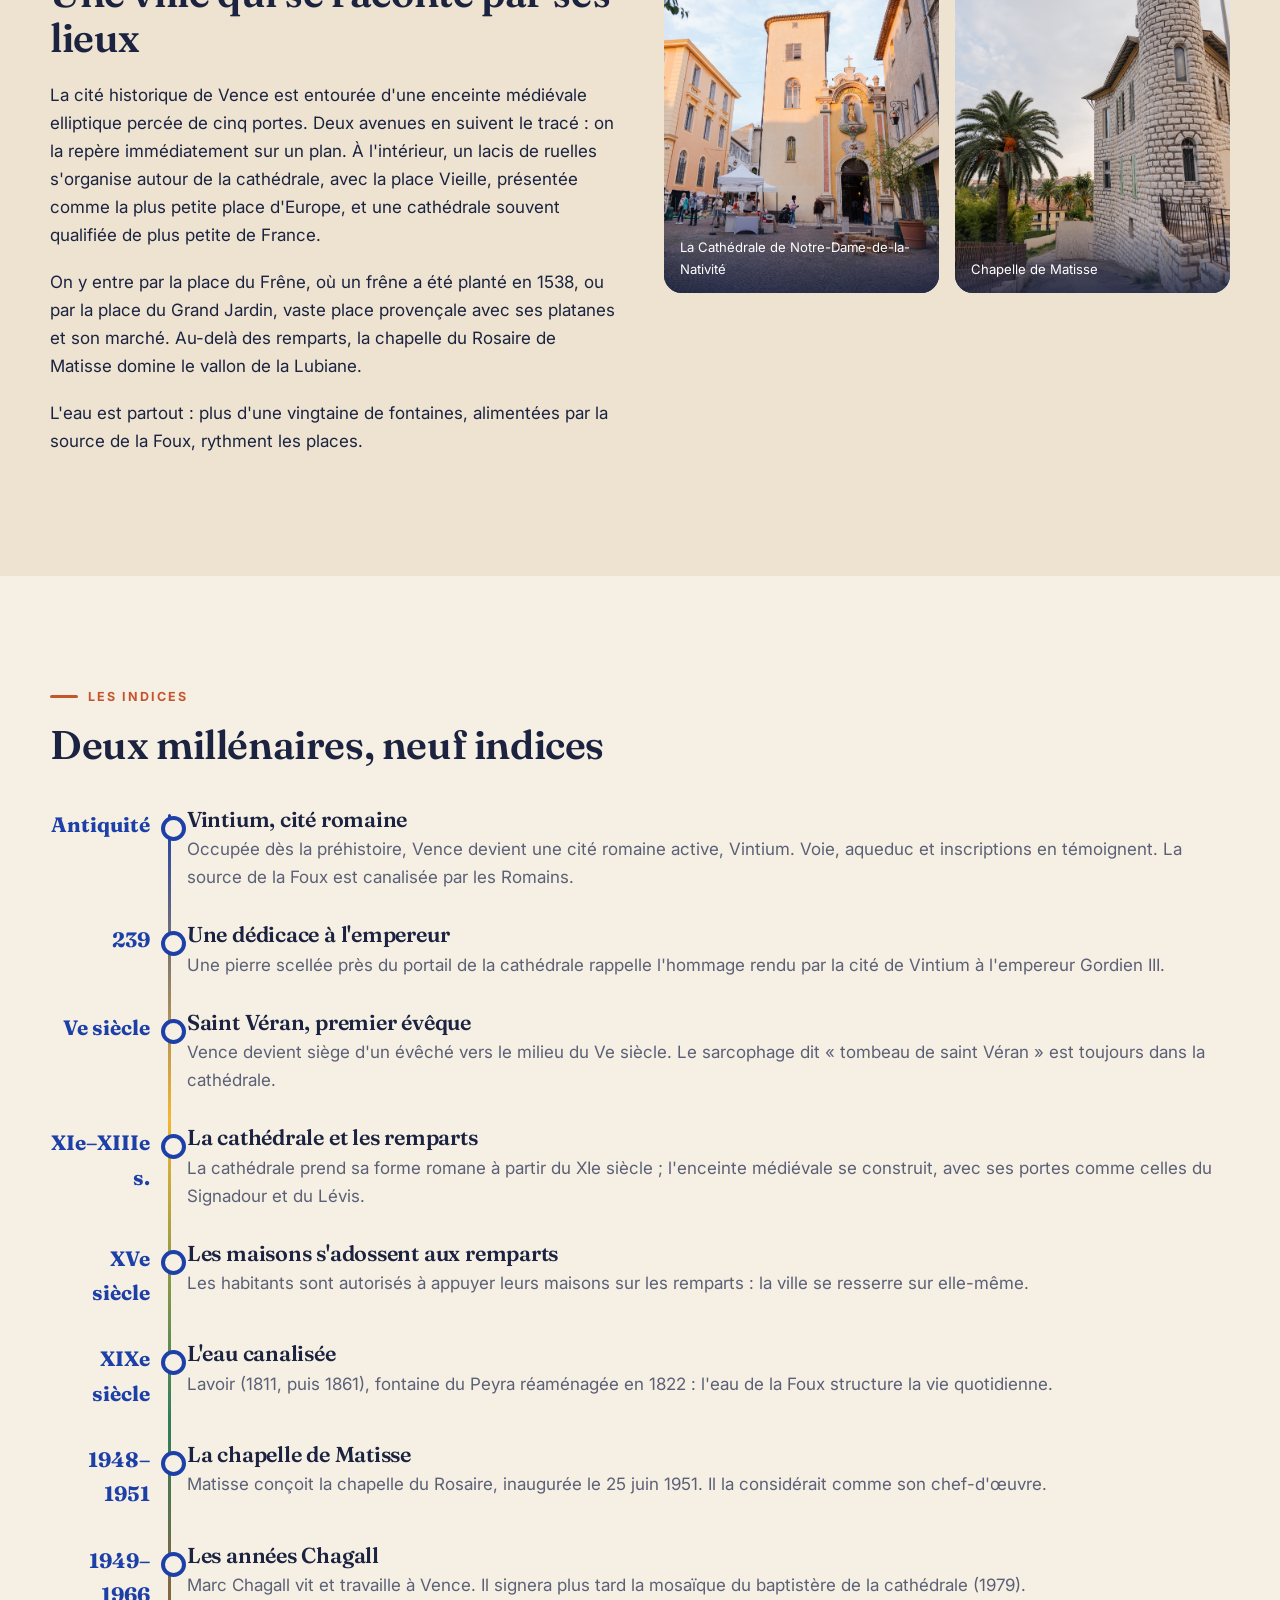
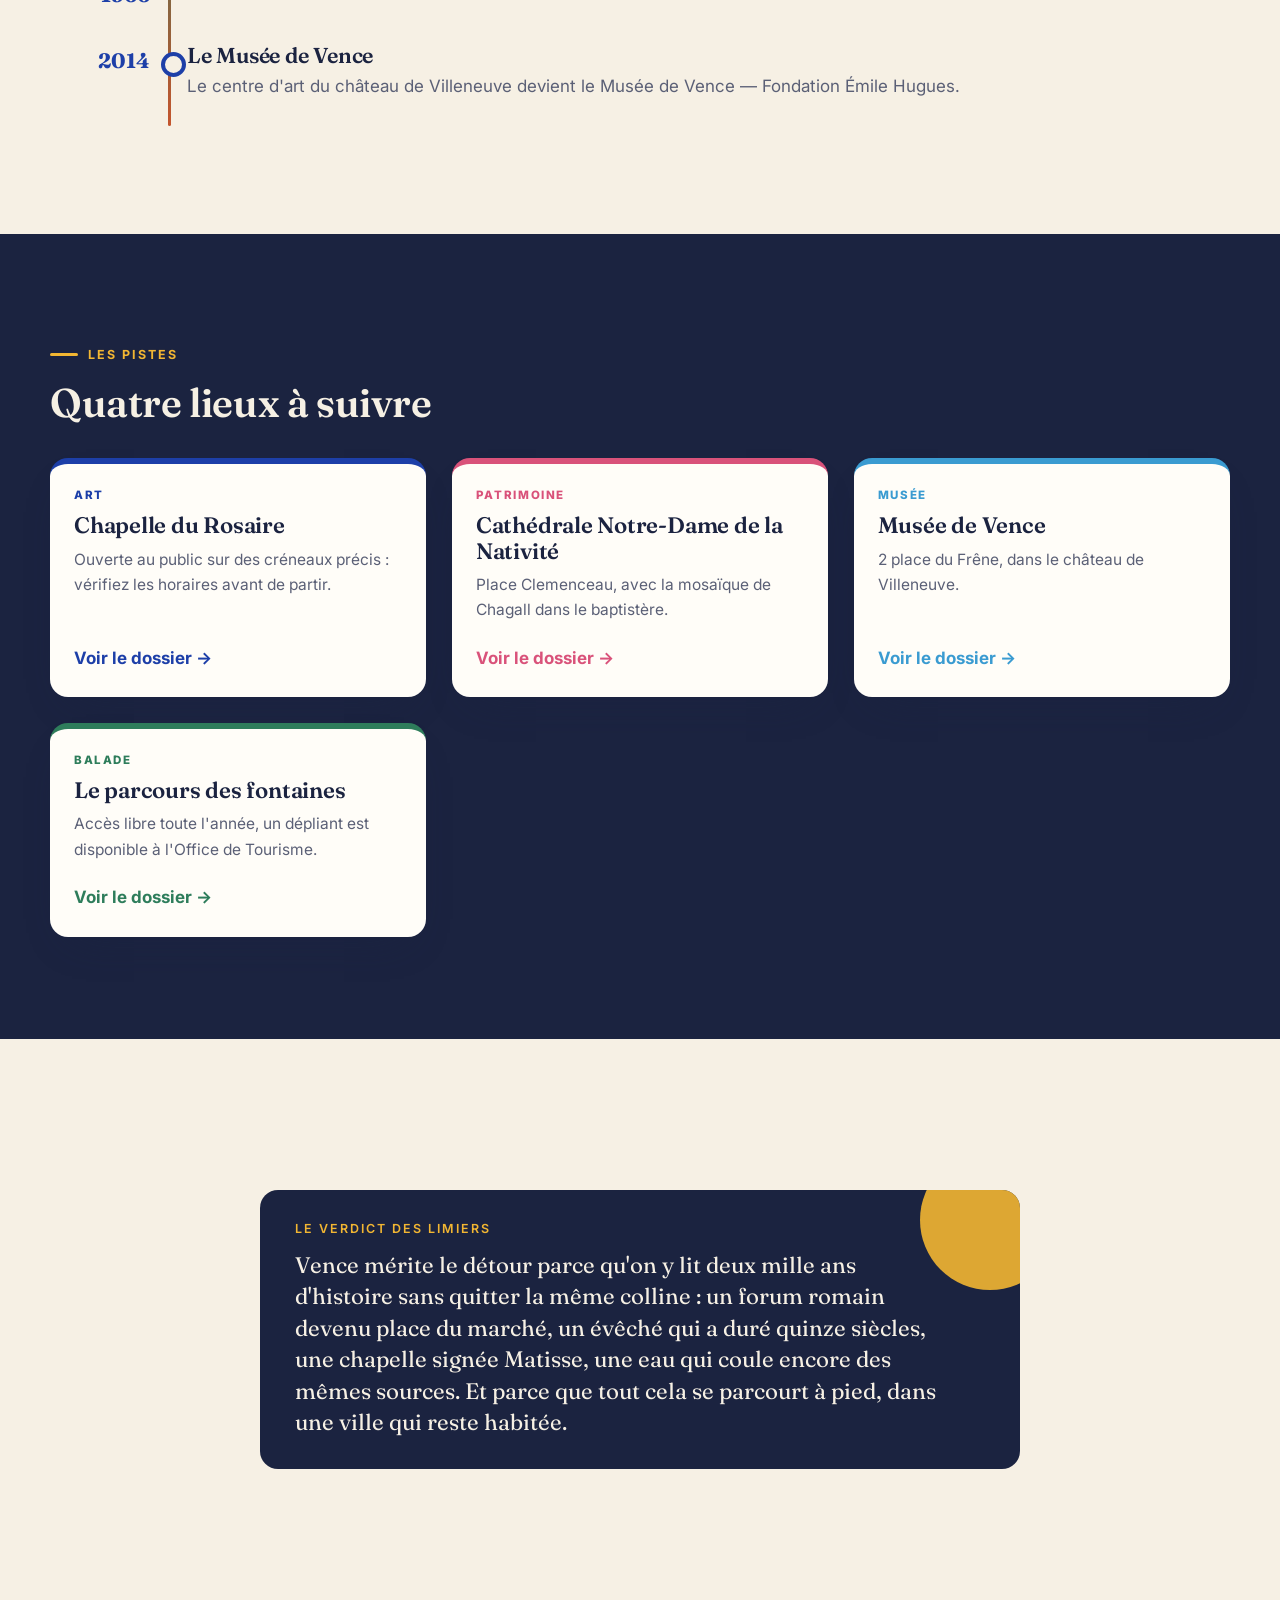
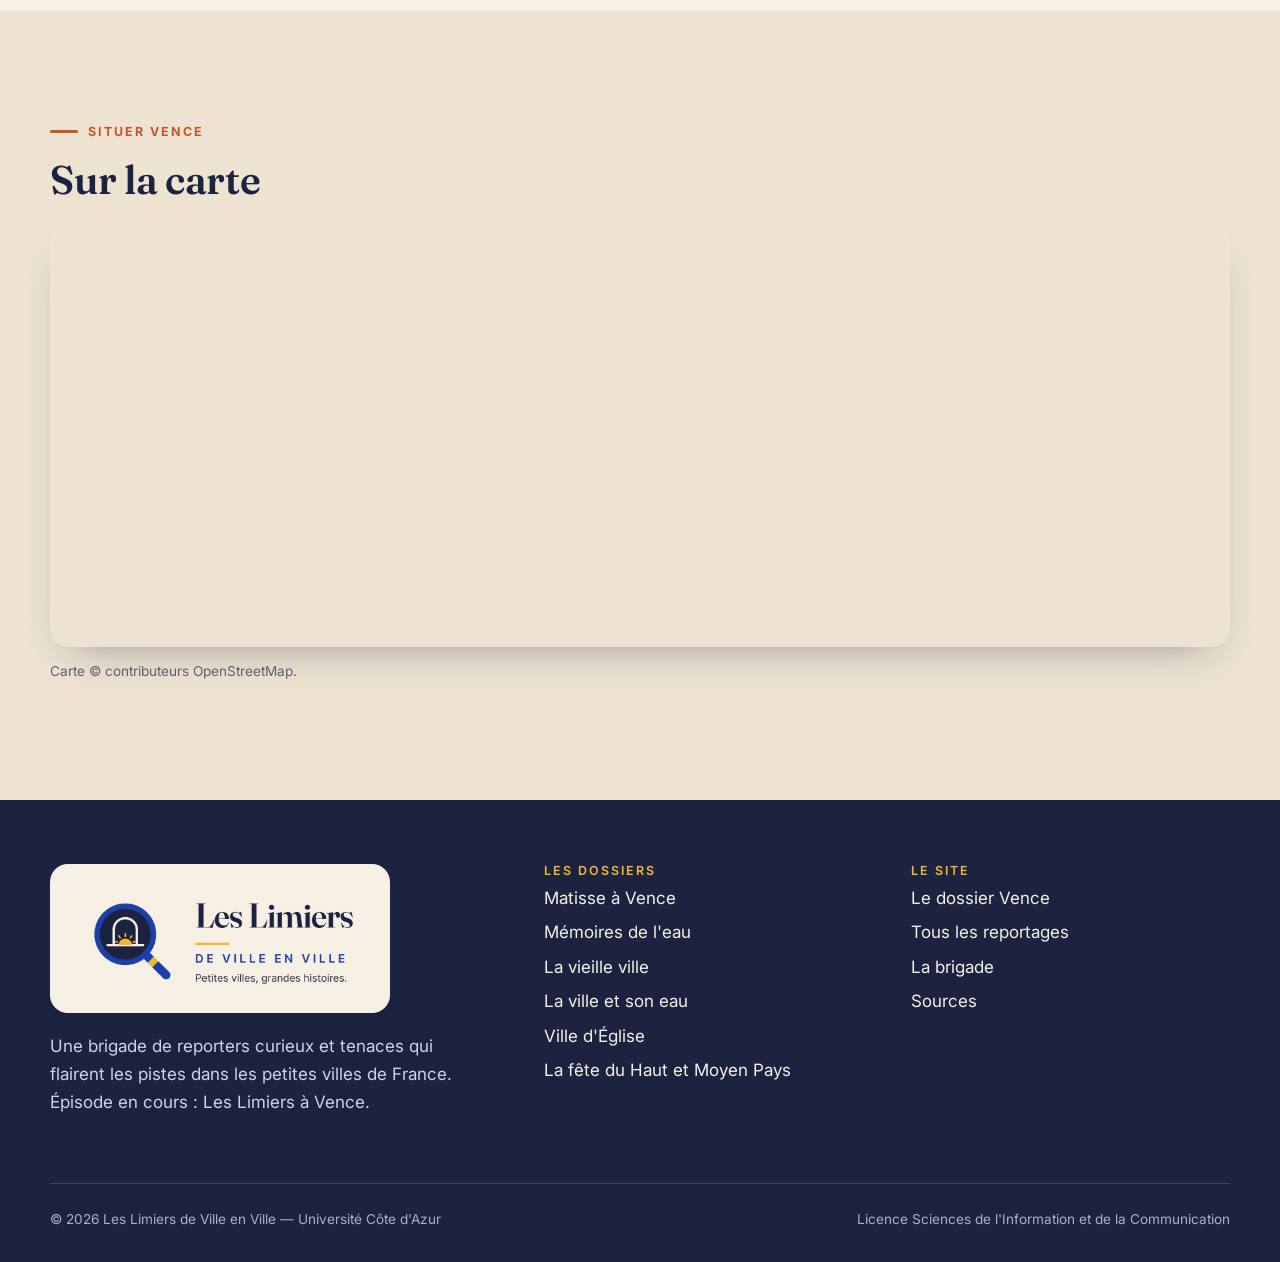
<file: vence.html>
<!doctype html>
<html lang="fr">
<head>
<meta charset="utf-8">
<meta name="viewport" content="width=device-width, initial-scale=1">
<title>Le dossier Vence — Les Limiers de Ville en Ville</title>
<meta name="description" content="Le dossier Vence (06) : situation, histoire, remparts, cathédrale, Matisse, Chagall, eau et fontaines.">
<meta name="theme-color" content="#1D3FA8">
<link rel="icon" href="assets/logo-icone.png" type="image/png">
<link rel="preconnect" href="https://fonts.googleapis.com"><link rel="preconnect" href="https://fonts.gstatic.com" crossorigin>
<link href="https://fonts.googleapis.com/css2?family=Fraunces:ital,opsz,wght@0,9..144,500;0,9..144,600;0,9..144,700;1,9..144,500&family=Inter:wght@400;500;600;700;800&display=swap" rel="stylesheet">
<link rel="stylesheet" href="css/style.css">
</head>
<body>
<div class="progress"></div>
<header class="site-header"><div class="wrap header-in">
  <a class="brand" href="index.html" aria-label="Les Limiers de Ville en Ville — retour à l'accueil">
    <span class="logo-slot"><img src="assets/logo-icone.png" alt=""></span>
    <span class="brand-name">Les Limiers<small>De ville en ville</small></span>
  </a>
  <button class="menu-btn" aria-label="Menu" aria-expanded="false"><span></span></button>
  <nav class="nav" aria-label="Navigation principale"><ul><li><a href="vence.html" aria-current="page">Vence</a></li><li><a href="reportages.html">Reportages</a></li><li><a href="equipe.html">L'équipe</a></li></ul></nav>
</div></header>
<main>

<section class="article-hero"><div class="wrap">
  <span class="kicker">Les Limiers à Vence · Le dossier</span>
  <h1>Vence, cité d'art et de nature</h1>
  <p class="lead">Blottie entre la Méditerranée et les Baous, à environ 6 km de Saint-Paul-de-Vence, Vence associe un cœur médiéval, un patrimoine artistique exceptionnel et un cadre naturel de collines et de sentiers.</p>
  <div class="hero-banner"><figure class="ph " style="--ratio:21 / 9"><img src="assets/img/photo 6.jpeg" alt="Vence" loading="lazy" onerror="this.parentElement.classList.add('missing')"><figcaption>Vence</figcaption></figure></div>
</div></section>

<section class="section"><div class="wrap">
  <div class="stats">
    <div class="stat"><b>06140</b><span>Vence, Alpes-Maritimes (Provence-Alpes-Côte d'Azur)</span></div>
    <div class="stat"><b>325 m</b><span>d'altitude au niveau de la cathédrale</span></div>
    <div class="stat"><b>~6 km</b><span>de Saint-Paul-de-Vence, Tourrettes-sur-Loup et La Colle-sur-Loup</span></div>
    <div class="stat"><b>Vintium</b><span>le nom romain de la ville</span></div>
  </div>
</div></section>

<section class="section alt"><div class="wrap cols-2 top">
  <div>
    <span class="kicker">La scène</span>
    <h2>Une ville qui se raconte par ses lieux</h2>
    <p>La cité historique de Vence est entourée d'une enceinte médiévale elliptique percée de cinq portes. Deux avenues en suivent le tracé : on la repère immédiatement sur un plan. À l'intérieur, un lacis de ruelles s'organise autour de la cathédrale, avec la place Vieille, présentée comme la plus petite place d'Europe, et une cathédrale souvent qualifiée de plus petite de France.</p>
    <p>On y entre par la place du Frêne, où un frêne a été planté en 1538, ou par la place du Grand Jardin, vaste place provençale avec ses platanes et son marché. Au-delà des remparts, la chapelle du Rosaire de Matisse domine le vallon de la Lubiane.</p>
    <p>L'eau est partout : plus d'une vingtaine de fontaines, alimentées par la source de la Foux, rythment les places.</p>
  </div>
  <div class="ph-row" style="margin:0;grid-template-columns:1fr 1fr">
    <figure class="ph " style="--ratio:3 / 4"><img src="assets/img/photo 4.jpeg" alt="Cathédrale de Notre-Dame-de-la-Nativité" loading="lazy" onerror="this.parentElement.classList.add('missing')"><figcaption>La Cathédrale de Notre-Dame-de-la-Nativité</figcaption></figure>
    <figure class="ph " style="--ratio:3 / 4"><img src="assets/img/photo 3.jpeg" alt="Chapelle de Matisse" loading="lazy" onerror="this.parentElement.classList.add('missing')"><figcaption>Chapelle de Matisse</figcaption></figure>
  </div>
</div></section>

<section class="section"><div class="wrap">
  <span class="kicker">Les indices</span>
  <h2>Deux millénaires, neuf indices</h2>
  <ol class="timeline"><li class="reveal"><time>Antiquité</time><div><h3>Vintium, cité romaine</h3><p>Occupée dès la préhistoire, Vence devient une cité romaine active, Vintium. Voie, aqueduc et inscriptions en témoignent. La source de la Foux est canalisée par les Romains.</p></div></li><li class="reveal"><time>239</time><div><h3>Une dédicace à l'empereur</h3><p>Une pierre scellée près du portail de la cathédrale rappelle l'hommage rendu par la cité de Vintium à l'empereur Gordien III.</p></div></li><li class="reveal"><time>Ve siècle</time><div><h3>Saint Véran, premier évêque</h3><p>Vence devient siège d'un évêché vers le milieu du Ve siècle. Le sarcophage dit « tombeau de saint Véran » est toujours dans la cathédrale.</p></div></li><li class="reveal"><time>XIe–XIIIe s.</time><div><h3>La cathédrale et les remparts</h3><p>La cathédrale prend sa forme romane à partir du XIe siècle ; l'enceinte médiévale se construit, avec ses portes comme celles du Signadour et du Lévis.</p></div></li><li class="reveal"><time>XVe siècle</time><div><h3>Les maisons s'adossent aux remparts</h3><p>Les habitants sont autorisés à appuyer leurs maisons sur les remparts : la ville se resserre sur elle-même.</p></div></li><li class="reveal"><time>XIXe siècle</time><div><h3>L'eau canalisée</h3><p>Lavoir (1811, puis 1861), fontaine du Peyra réaménagée en 1822 : l'eau de la Foux structure la vie quotidienne.</p></div></li><li class="reveal"><time>1948–1951</time><div><h3>La chapelle de Matisse</h3><p>Matisse conçoit la chapelle du Rosaire, inaugurée le 25 juin 1951. Il la considérait comme son chef-d'œuvre.</p></div></li><li class="reveal"><time>1949–1966</time><div><h3>Les années Chagall</h3><p>Marc Chagall vit et travaille à Vence. Il signera plus tard la mosaïque du baptistère de la cathédrale (1979).</p></div></li><li class="reveal"><time>2014</time><div><h3>Le Musée de Vence</h3><p>Le centre d'art du château de Villeneuve devient le Musée de Vence — Fondation Émile Hugues.</p></div></li></ol>
</div></section>

<section class="section dark"><div class="wrap">
  <span class="kicker" style="color:var(--soleil)">Les pistes</span>
  <h2>Quatre lieux à suivre</h2>
  <div class="cards" style="margin-top:2rem">
    <a class="card acc-cobalt" href="matisse.html#video" style="color:var(--encre)"><div class="card-body"><span class="tag">Art</span><h3>Chapelle du Rosaire</h3><p>Ouverte au public sur des créneaux précis : vérifiez les horaires avant de partir.</p><span class="more">Voir le dossier →</span></div></a>
    <a class="card acc-rose" href="ville-d-eglise.html#video" style="color:var(--encre)"><div class="card-body"><span class="tag">Patrimoine</span><h3>Cathédrale Notre-Dame de la Nativité</h3><p>Place Clemenceau, avec la mosaïque de Chagall dans le baptistère.</p><span class="more">Voir le dossier →</span></div></a>
    <a class="card acc-eau" href="memoire-de-l-eau.html#video" style="color:var(--encre)"><div class="card-body"><span class="tag">Musée</span><h3>Musée de Vence</h3><p>2 place du Frêne, dans le château de Villeneuve.</p><span class="more">Voir le dossier →</span></div></a>
    <a class="card acc-vert" href="eau.html#video" style="color:var(--encre)"><div class="card-body"><span class="tag">Balade</span><h3>Le parcours des fontaines</h3><p>Accès libre toute l'année, un dépliant est disponible à l'Office de Tourisme.</p><span class="more">Voir le dossier →</span></div></a>
  </div>
</div></section>

<section class="section"><div class="wrap narrow">
  <div class="verdict"><h3>Le verdict des Limiers</h3>
  <p>Vence mérite le détour parce qu'on y lit deux mille ans d'histoire sans quitter la même colline : un forum romain devenu place du marché, un évêché qui a duré quinze siècles, une chapelle signée Matisse, une eau qui coule encore des mêmes sources. Et parce que tout cela se parcourt à pied, dans une ville qui reste habitée.</p></div>
</div></section>

<section class="section alt"><div class="wrap">
  <span class="kicker">Situer Vence</span>
  <h2>Sur la carte</h2>
  <div style="height:420px;margin-top:1.5rem"><iframe class="map-frame" title="Carte de Vence" loading="lazy"
    src="https://www.openstreetmap.org/export/embed.html?bbox=7.0900%2C43.7080%2C7.1400%2C43.7380&amp;layer=mapnik&amp;marker=43.7227%2C7.1136"></iframe></div>
  <p style="font-size:.85rem;color:var(--gris);margin-top:.8rem">Carte © contributeurs OpenStreetMap.</p>
</div></section>

</main>
<footer class="site-footer"><div class="wrap">
<div class="foot-grid">
  <div>
    <a class="foot-logo" href="index.html"><img src="assets/logo-complet.png" alt="Les Limiers de Ville en Ville. Petites villes, grandes histoires."></a>
    <p style="margin-top:1.2rem;max-width:38ch;color:#cfd3e4">Une brigade de reporters curieux et tenaces qui flairent les pistes dans les petites villes de France. Épisode en cours : Les Limiers à Vence.</p>
  </div>
  <div><h4>Les dossiers</h4><ul><li><a href="matisse.html">Matisse à Vence</a></li><li><a href="memoire-de-l-eau.html">Mémoires de l'eau</a></li><li><a href="vieille-ville.html">La vieille ville</a></li><li><a href="eau.html">La ville et son eau</a></li><li><a href="ville-d-eglise.html">Ville d'Église</a></li><li><a href="fete.html">La fête du Haut et Moyen Pays</a></li></ul></div>
  <div><h4>Le site</h4><ul>
    <li><a href="vence.html">Le dossier Vence</a></li><li><a href="reportages.html">Tous les reportages</a></li>
    <li><a href="equipe.html">La brigade</a></li><li><a href="equipe.html#sources">Sources</a></li></ul></div>
</div>
<div class="foot-bottom"><span>© 2026 Les Limiers de Ville en Ville — Université Côte d'Azur</span><span>Licence Sciences de l'Information et de la Communication</span></div>
</div></footer>
<script src="js/videos.js"></script>
<script src="js/main.js"></script>
</body>
</html>
</file>
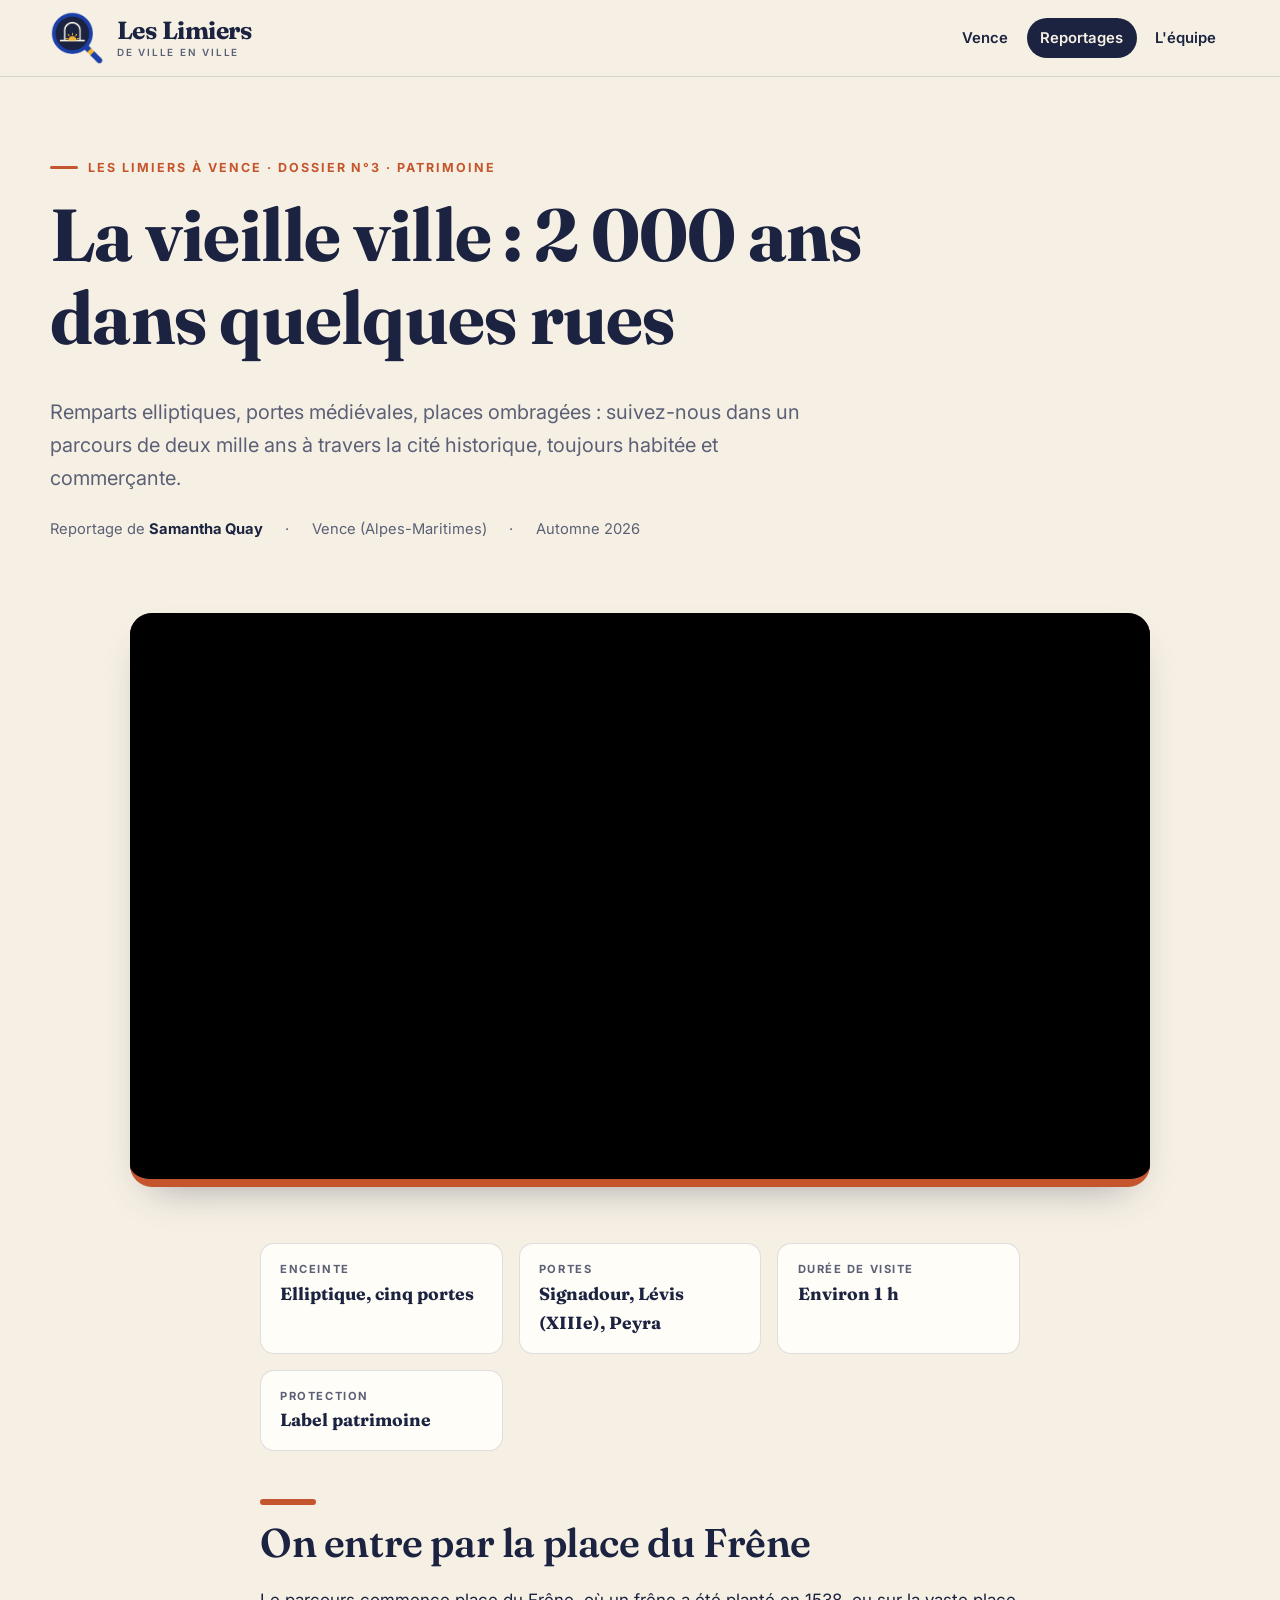
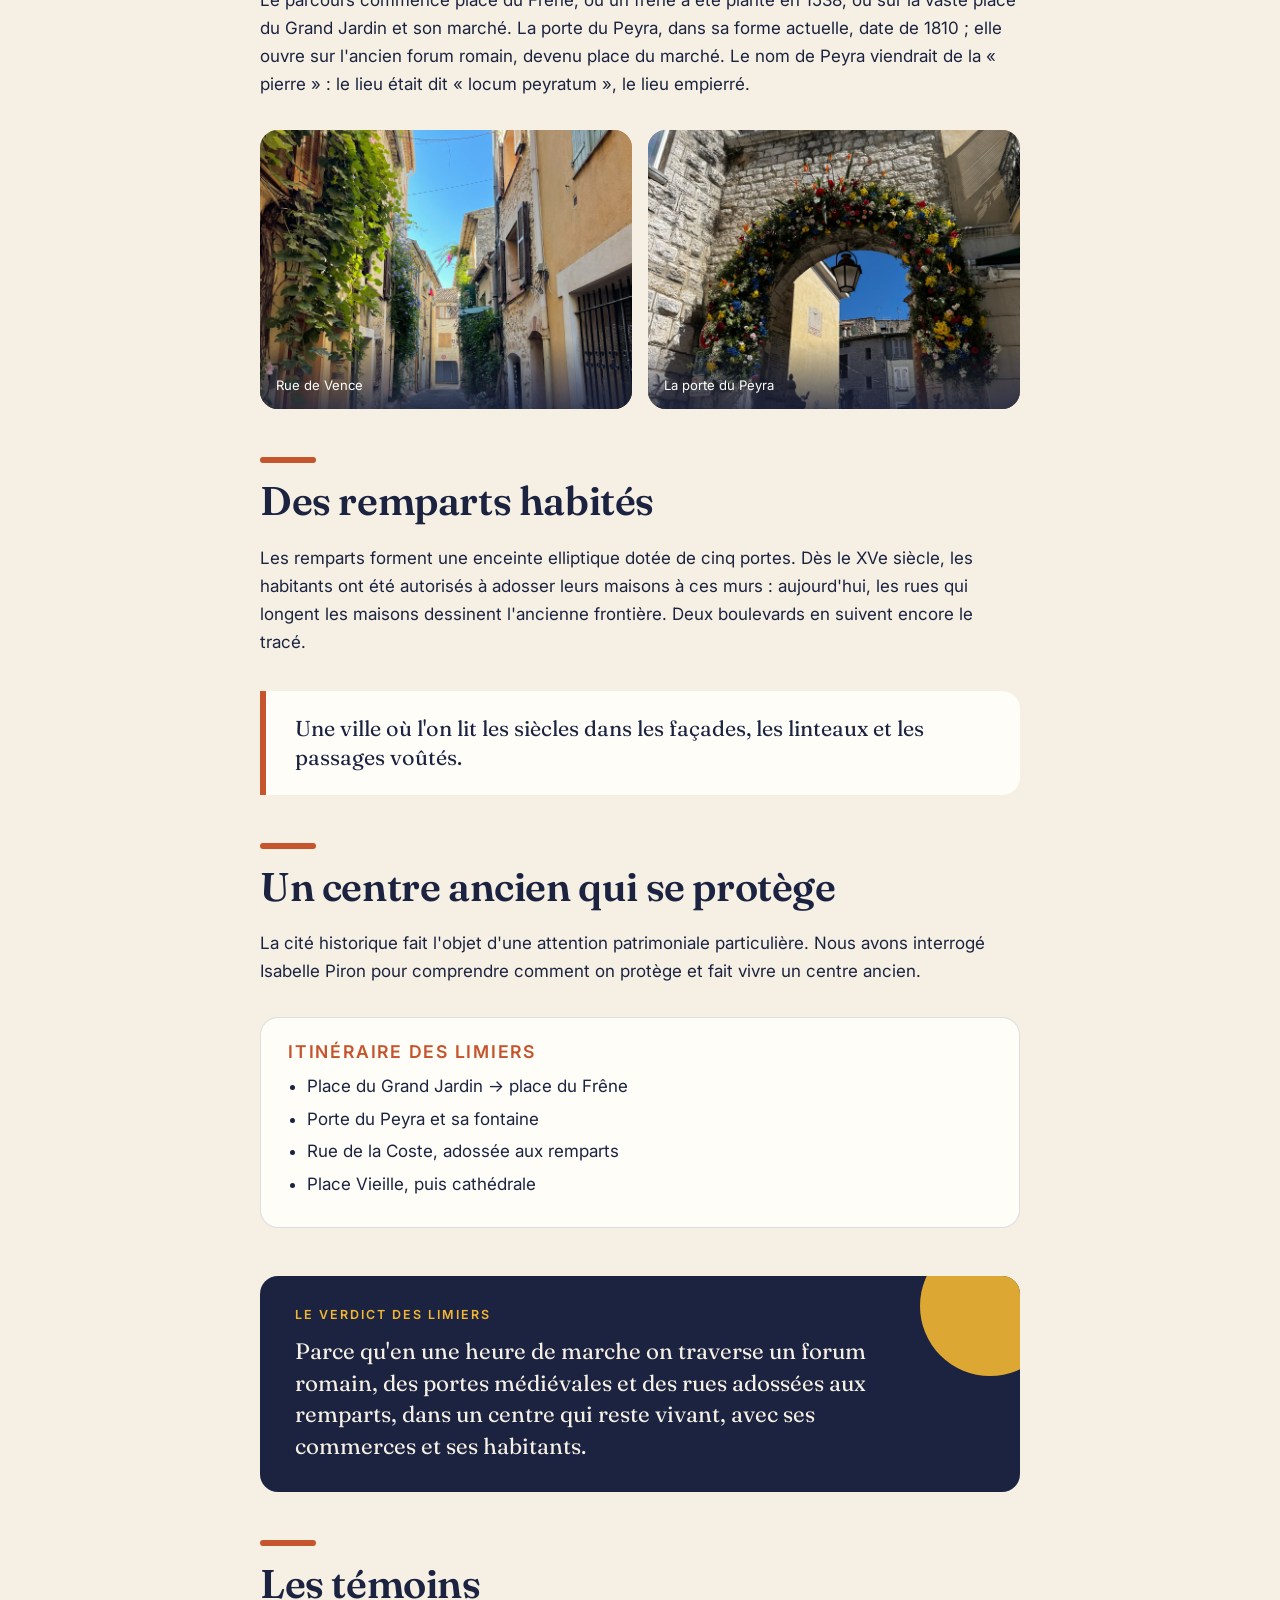
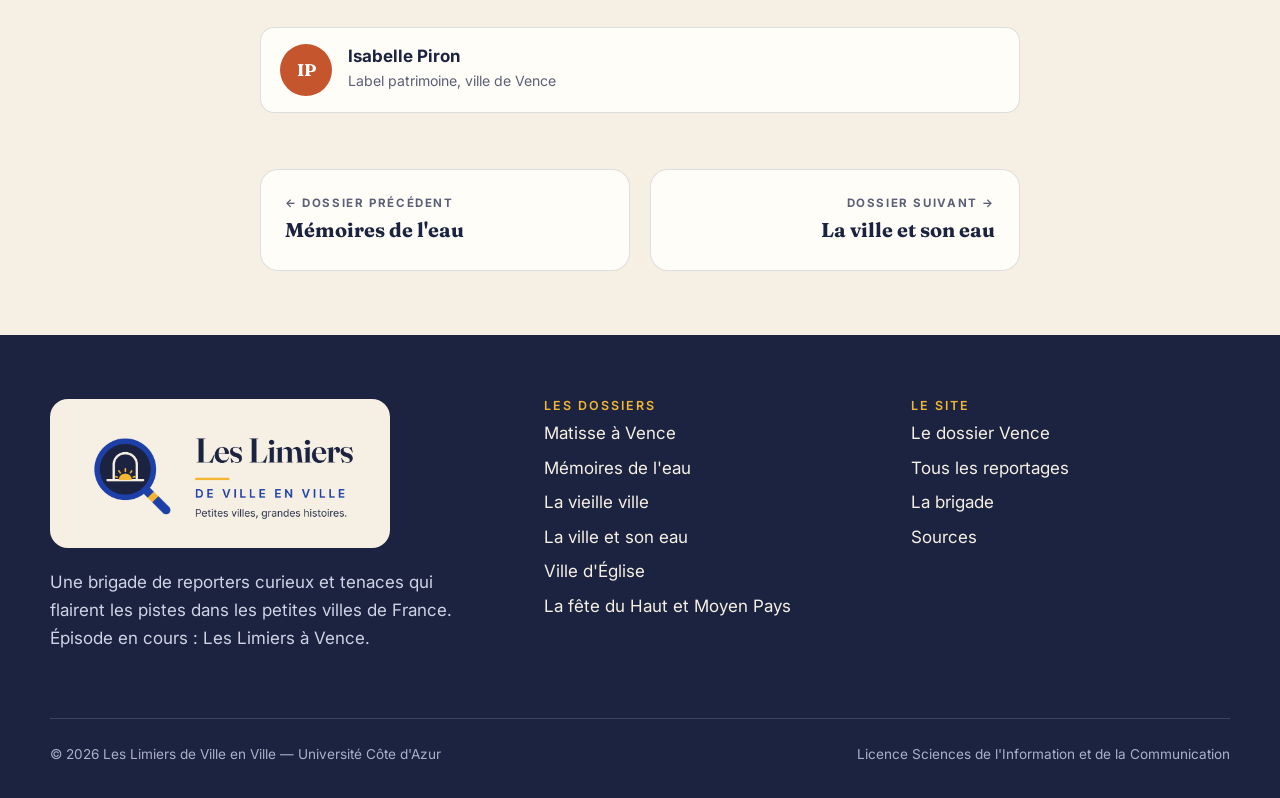
<file: vieille-ville.html>
<!doctype html>
<html lang="fr">
<head>
<meta charset="utf-8">
<meta name="viewport" content="width=device-width, initial-scale=1">
<title>La vieille ville : 2 000 ans dans quelques rues — Les Limiers de Ville en Ville</title>
<meta name="description" content="Remparts, portes, places, ruelles : remonter l'histoire de Vence en suivant un parcours à travers la cité médiévale.">
<meta name="theme-color" content="#1D3FA8">
<link rel="icon" href="assets/logo-icone.png" type="image/png">
<link rel="preconnect" href="https://fonts.googleapis.com"><link rel="preconnect" href="https://fonts.gstatic.com" crossorigin>
<link href="https://fonts.googleapis.com/css2?family=Fraunces:ital,opsz,wght@0,9..144,500;0,9..144,600;0,9..144,700;1,9..144,500&family=Inter:wght@400;500;600;700;800&display=swap" rel="stylesheet">
<link rel="stylesheet" href="css/style.css">
</head>
<body>
<div class="progress"></div>
<header class="site-header"><div class="wrap header-in">
  <a class="brand" href="index.html" aria-label="Les Limiers de Ville en Ville — retour à l'accueil">
    <span class="logo-slot"><img src="assets/logo-icone.png" alt=""></span>
    <span class="brand-name">Les Limiers<small>De ville en ville</small></span>
  </a>
  <button class="menu-btn" aria-label="Menu" aria-expanded="false"><span></span></button>
  <nav class="nav" aria-label="Navigation principale"><ul><li><a href="vence.html">Vence</a></li><li><a href="reportages.html" aria-current="page">Reportages</a></li><li><a href="equipe.html">L'équipe</a></li></ul></nav>
</div></header>
<main>
<section class="article-hero acc-terre"><div class="wrap">
  <span class="kicker">Les Limiers à Vence · Dossier n°3 · Patrimoine</span>
  <h1>La vieille ville : 2 000 ans dans quelques rues</h1>
  <p class="lead">Remparts elliptiques, portes médiévales, places ombragées : suivez-nous dans un parcours de deux mille ans à travers la cité historique, toujours habitée et commerçante.</p>
  <div class="meta"><span>Reportage de <b>Samantha Quay</b></span><span>·</span><span>Vence (Alpes-Maritimes)</span><span>·</span><span>Automne 2026</span></div>
</div></section>
<section class="video-sec acc-terre" id="video"><div class="wrap"><div class="player reveal" data-slug="vieille-ville" data-title="La vieille ville : 2 000 ans dans quelques rues">
  <div class="player-empty"><div class="play"></div>
  <strong>Le reportage arrive bientôt</strong><span>Les Limiers finalisent le montage du dossier n°3.</span></div></div></div></section>
<section class="article-body acc-terre"><div class="narrow">
  <div class="facts"><div class="fact"><small>Enceinte</small><b>Elliptique, cinq portes</b></div><div class="fact"><small>Portes</small><b>Signadour, Lévis (XIIIe), Peyra</b></div><div class="fact"><small>Durée de visite</small><b>Environ 1 h</b></div><div class="fact"><small>Protection</small><b>Label patrimoine</b></div></div>
  
  <h2>On entre par la place du Frêne</h2>
  <p>Le parcours commence place du Frêne, où un frêne a été planté en 1538, ou sur la vaste place du Grand Jardin et son marché. La porte du Peyra, dans sa forme actuelle, date de 1810 ; elle ouvre sur l'ancien forum romain, devenu place du marché. Le nom de Peyra viendrait de la « pierre » : le lieu était dit « locum peyratum », le lieu empierré.</p>
  <div class="ph-row"><figure class="ph " style="--ratio:4 / 3"><img src="assets/img/photo 8.jpeg" alt="Rue de Vence" loading="lazy" onerror="this.parentElement.classList.add('missing')"><figcaption>Rue de Vence</figcaption></figure><figure class="ph " style="--ratio:4 / 3"><img src="assets/img/photo 9.jpeg" alt="La porte du Peyra" loading="lazy" onerror="this.parentElement.classList.add('missing')"><figcaption>La porte du Peyra</figcaption></figure></div>
  <h2>Des remparts habités</h2>
  <p>Les remparts forment une enceinte elliptique dotée de cinq portes. Dès le XVe siècle, les habitants ont été autorisés à adosser leurs maisons à ces murs : aujourd'hui, les rues qui longent les maisons dessinent l'ancienne frontière. Deux boulevards en suivent encore le tracé.</p>
  <blockquote>Une ville où l'on lit les siècles dans les façades, les linteaux et les passages voûtés.</blockquote>
  <h2>Un centre ancien qui se protège</h2>
  <p>La cité historique fait l'objet d'une attention patrimoniale particulière. Nous avons interrogé Isabelle Piron pour comprendre comment on protège et fait vivre un centre ancien.</p>
  <div class="callout"><h3>Itinéraire des Limiers</h3><ul>
    <li>Place du Grand Jardin → place du Frêne</li><li>Porte du Peyra et sa fontaine</li>
    <li>Rue de la Coste, adossée aux remparts</li><li>Place Vieille, puis cathédrale</li></ul></div>
  
  <div class="verdict reveal"><h3>Le verdict des Limiers</h3><p>Parce qu'en une heure de marche on traverse un forum romain, des portes médiévales et des rues adossées aux remparts, dans un centre qui reste vivant, avec ses commerces et ses habitants.</p></div>
  <h2>Les témoins</h2><div class="people"><div class="person"><div class="avatar">IP</div><div><b>Isabelle Piron</b><span>Label patrimoine, ville de Vence</span></div></div></div>
</div></section>
<div class="narrow" style="padding-bottom:4rem"><div class="pager"><a href="memoire-de-l-eau.html#video"><small>← Dossier précédent</small><strong>Mémoires de l'eau</strong></a><a class="next" href="eau.html#video"><small>Dossier suivant →</small><strong>La ville et son eau</strong></a></div></div>
</main>
<footer class="site-footer"><div class="wrap">
<div class="foot-grid">
  <div>
    <a class="foot-logo" href="index.html"><img src="assets/logo-complet.png" alt="Les Limiers de Ville en Ville. Petites villes, grandes histoires."></a>
    <p style="margin-top:1.2rem;max-width:38ch;color:#cfd3e4">Une brigade de reporters curieux et tenaces qui flairent les pistes dans les petites villes de France. Épisode en cours : Les Limiers à Vence.</p>
  </div>
  <div><h4>Les dossiers</h4><ul><li><a href="matisse.html">Matisse à Vence</a></li><li><a href="memoire-de-l-eau.html">Mémoires de l'eau</a></li><li><a href="vieille-ville.html">La vieille ville</a></li><li><a href="eau.html">La ville et son eau</a></li><li><a href="ville-d-eglise.html">Ville d'Église</a></li><li><a href="fete.html">La fête du Haut et Moyen Pays</a></li></ul></div>
  <div><h4>Le site</h4><ul>
    <li><a href="vence.html">Le dossier Vence</a></li><li><a href="reportages.html">Tous les reportages</a></li>
    <li><a href="equipe.html">La brigade</a></li><li><a href="equipe.html#sources">Sources</a></li></ul></div>
</div>
<div class="foot-bottom"><span>© 2026 Les Limiers de Ville en Ville — Université Côte d'Azur</span><span>Licence Sciences de l'Information et de la Communication</span></div>
</div></footer>
<script src="js/videos.js"></script>
<script src="js/main.js"></script>
</body>
</html>
</file>
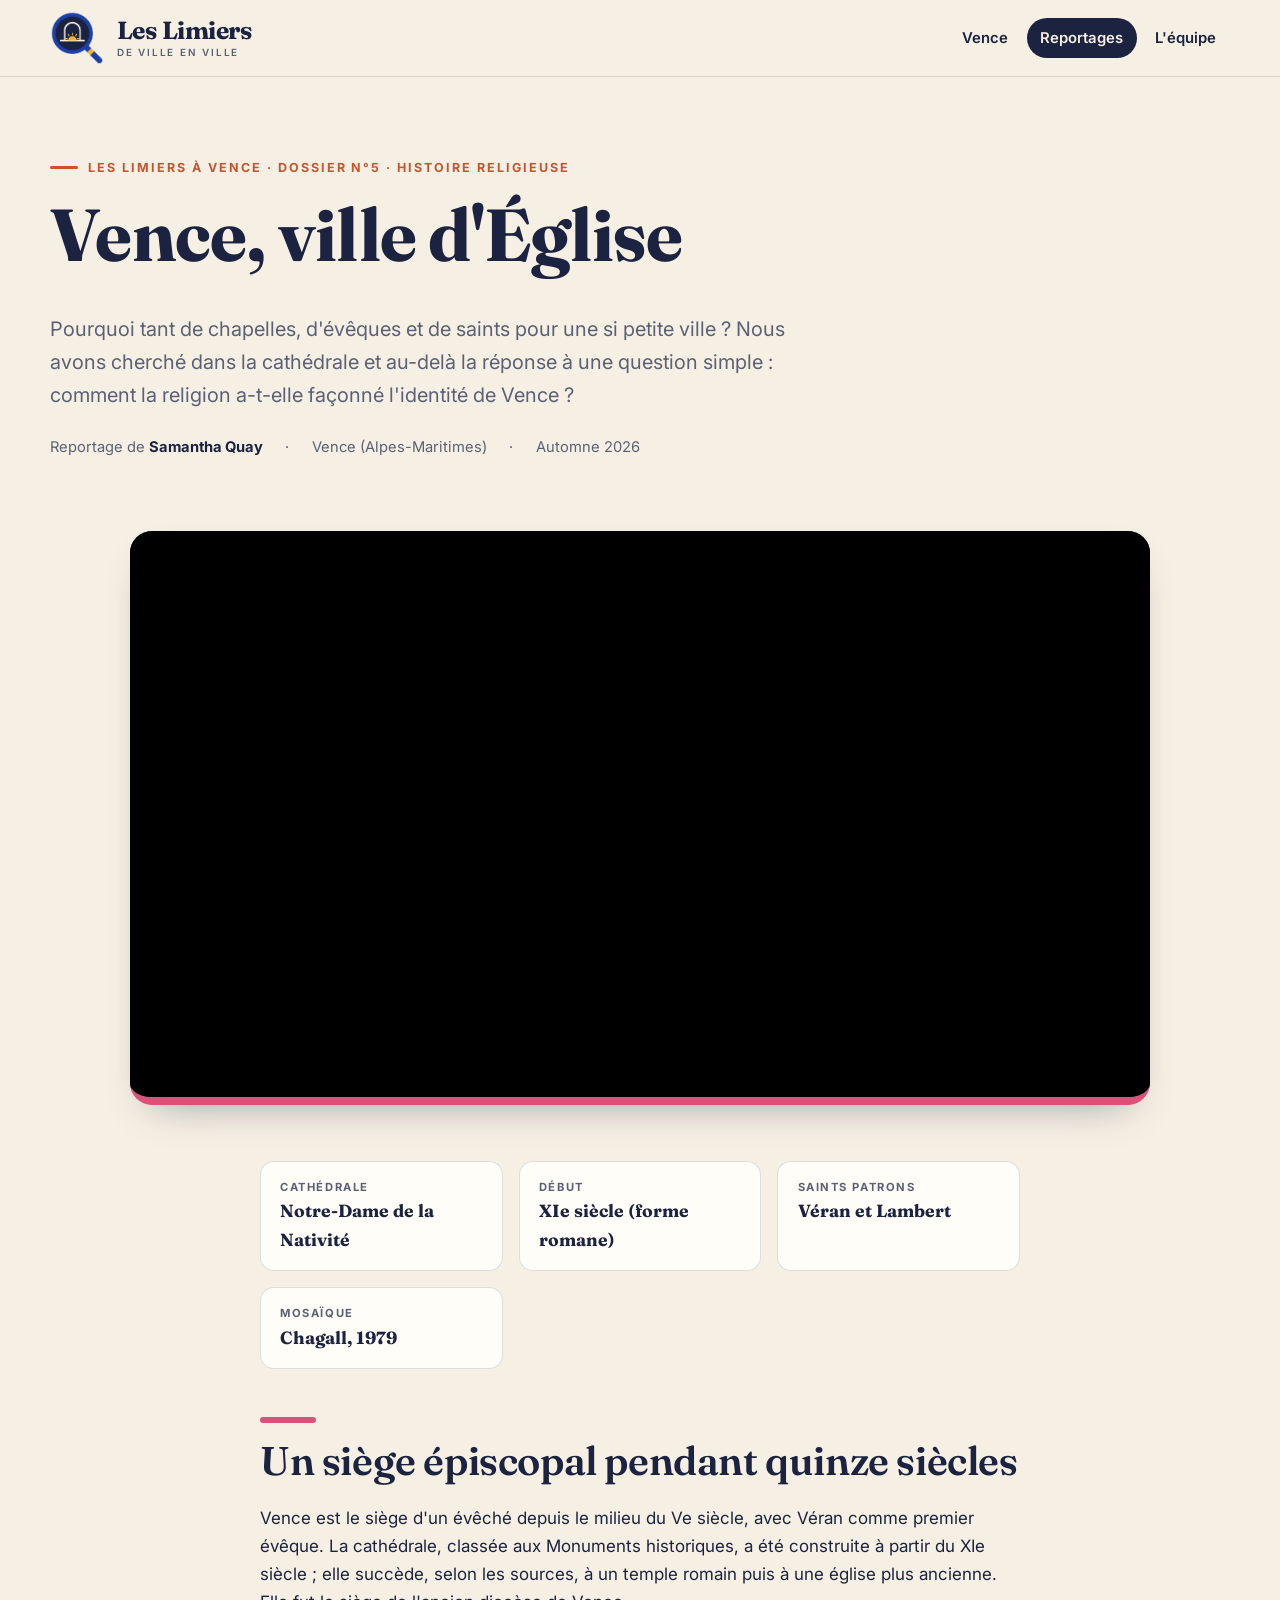
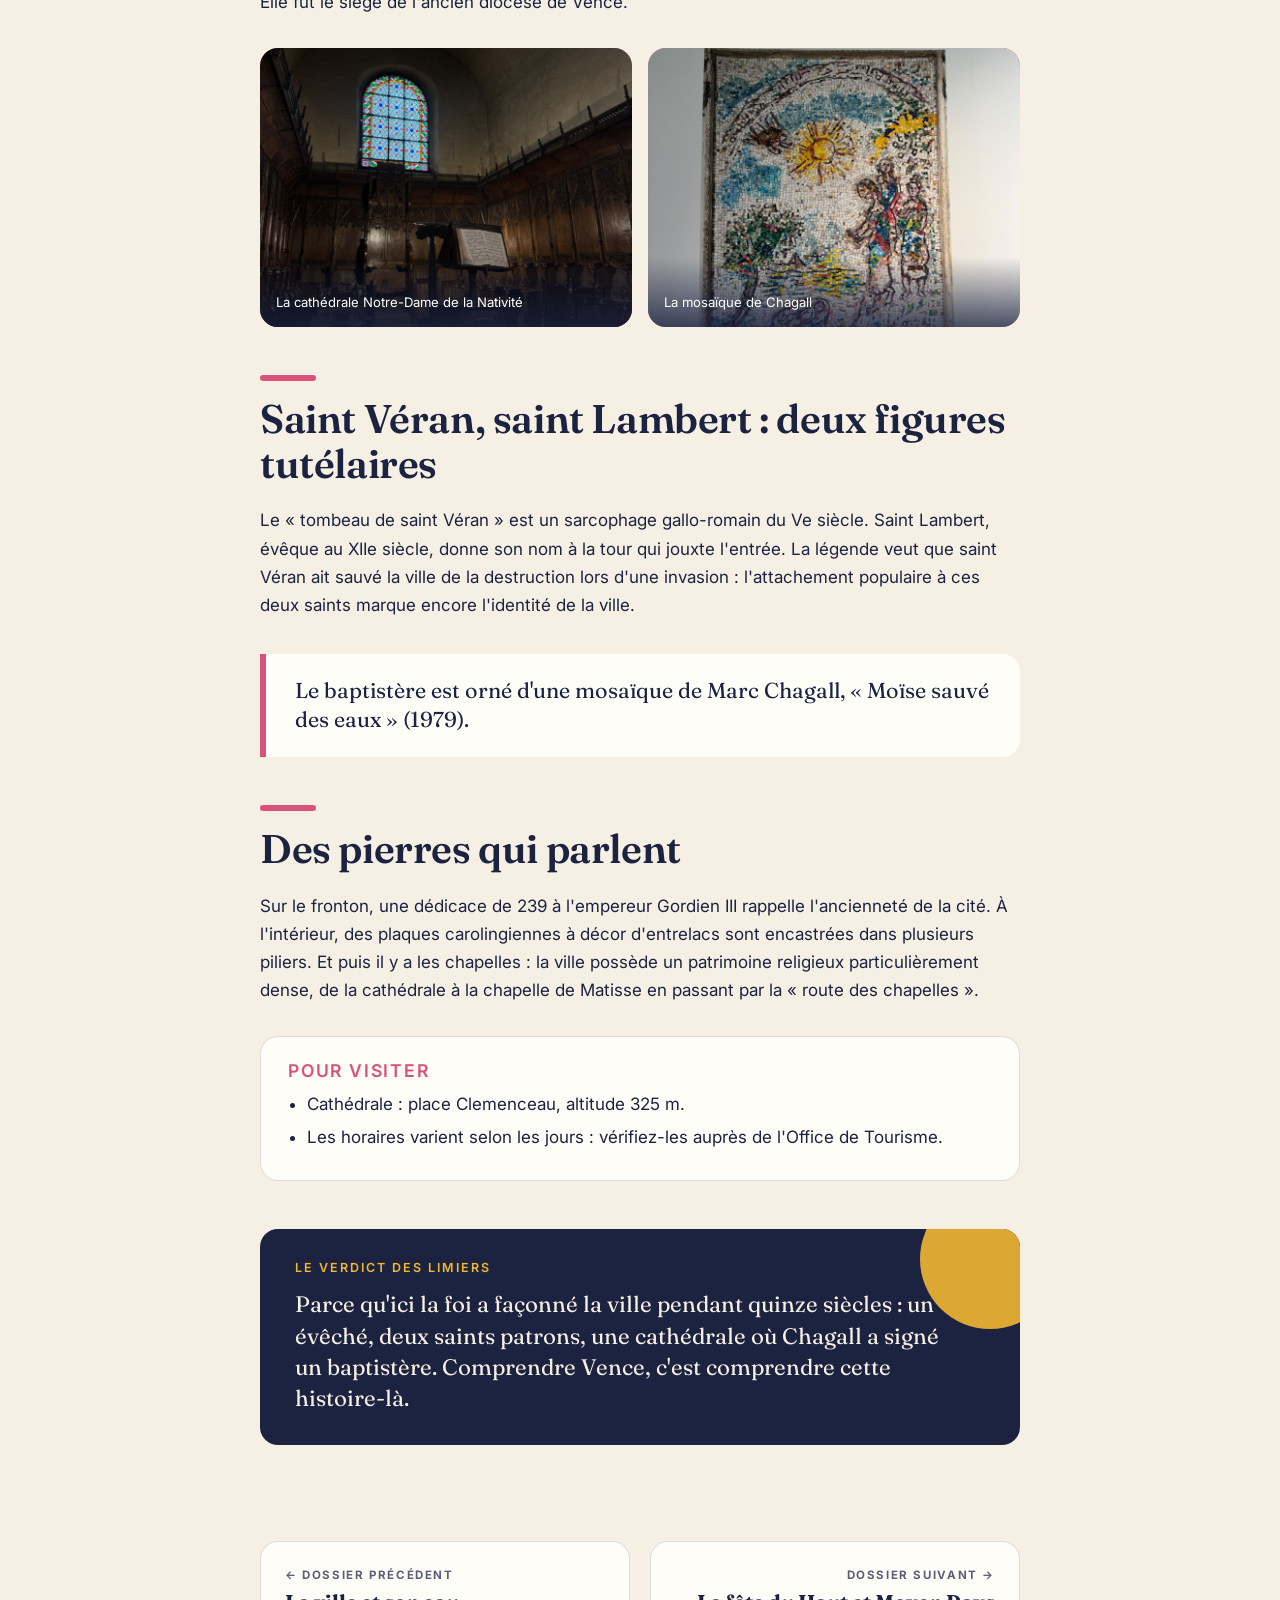
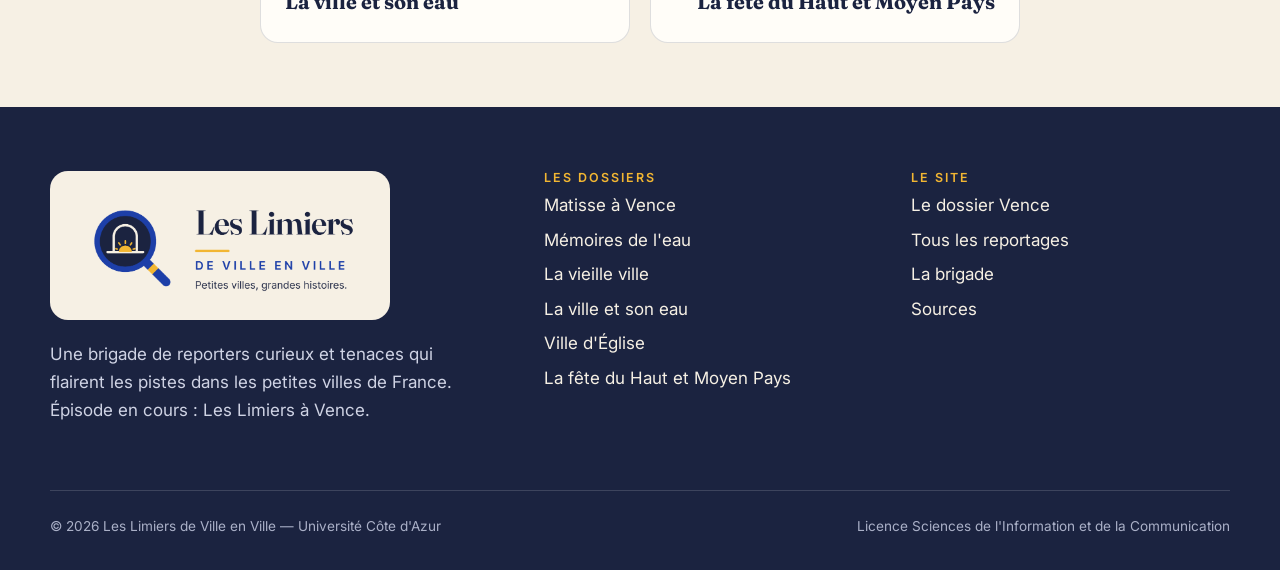
<file: ville-d-eglise.html>
<!doctype html>
<html lang="fr">
<head>
<meta charset="utf-8">
<meta name="viewport" content="width=device-width, initial-scale=1">
<title>Vence, ville d'Église — Les Limiers de Ville en Ville</title>
<meta name="description" content="Cathédrale, saints patrons, chapelles : pourquoi la religion a autant marqué l'identité de Vence.">
<meta name="theme-color" content="#1D3FA8">
<link rel="icon" href="assets/logo-icone.png" type="image/png">
<link rel="preconnect" href="https://fonts.googleapis.com"><link rel="preconnect" href="https://fonts.gstatic.com" crossorigin>
<link href="https://fonts.googleapis.com/css2?family=Fraunces:ital,opsz,wght@0,9..144,500;0,9..144,600;0,9..144,700;1,9..144,500&family=Inter:wght@400;500;600;700;800&display=swap" rel="stylesheet">
<link rel="stylesheet" href="css/style.css">
</head>
<body>
<div class="progress"></div>
<header class="site-header"><div class="wrap header-in">
  <a class="brand" href="index.html" aria-label="Les Limiers de Ville en Ville — retour à l'accueil">
    <span class="logo-slot"><img src="assets/logo-icone.png" alt=""></span>
    <span class="brand-name">Les Limiers<small>De ville en ville</small></span>
  </a>
  <button class="menu-btn" aria-label="Menu" aria-expanded="false"><span></span></button>
  <nav class="nav" aria-label="Navigation principale"><ul><li><a href="vence.html">Vence</a></li><li><a href="reportages.html" aria-current="page">Reportages</a></li><li><a href="equipe.html">L'équipe</a></li></ul></nav>
</div></header>
<main>
<section class="article-hero acc-rose"><div class="wrap">
  <span class="kicker">Les Limiers à Vence · Dossier n°5 · Histoire religieuse</span>
  <h1>Vence, ville d'Église</h1>
  <p class="lead">Pourquoi tant de chapelles, d'évêques et de saints pour une si petite ville ? Nous avons cherché dans la cathédrale et au-delà la réponse à une question simple : comment la religion a-t-elle façonné l'identité de Vence ?</p>
  <div class="meta"><span>Reportage de <b>Samantha Quay</b></span><span>·</span><span>Vence (Alpes-Maritimes)</span><span>·</span><span>Automne 2026</span></div>
</div></section>
<section class="video-sec acc-rose" id="video"><div class="wrap"><div class="player reveal" data-slug="ville-d-eglise" data-title="Vence, ville d'Église">
  <div class="player-empty"><div class="play"></div>
  <strong>Le reportage arrive bientôt</strong><span>Les Limiers finalisent le montage du dossier n°5.</span></div></div></div></section>
<section class="article-body acc-rose"><div class="narrow">
  <div class="facts"><div class="fact"><small>Cathédrale</small><b>Notre-Dame de la Nativité</b></div><div class="fact"><small>Début</small><b>XIe siècle (forme romane)</b></div><div class="fact"><small>Saints patrons</small><b>Véran et Lambert</b></div><div class="fact"><small>Mosaïque</small><b>Chagall, 1979</b></div></div>
  
  <h2>Un siège épiscopal pendant quinze siècles</h2>
  <p>Vence est le siège d'un évêché depuis le milieu du Ve siècle, avec Véran comme premier évêque. La cathédrale, classée aux Monuments historiques, a été construite à partir du XIe siècle ; elle succède, selon les sources, à un temple romain puis à une église plus ancienne. Elle fut le siège de l'ancien diocèse de Vence.</p>
  <div class="ph-row"><figure class="ph " style="--ratio:4 / 3"><img src="assets/img/photo 12.jpeg" alt="La cathédrale Notre-Dame de la Nativité" loading="lazy" onerror="this.parentElement.classList.add('missing')"><figcaption>La cathédrale Notre-Dame de la Nativité</figcaption></figure><figure class="ph " style="--ratio:4 / 3"><img src="assets/img/Photo 13.jpeg" alt="La mosaïque de Chagall" loading="lazy" onerror="this.parentElement.classList.add('missing')"><figcaption>La mosaïque de Chagall</figcaption></figure></div>
  <h2>Saint Véran, saint Lambert : deux figures tutélaires</h2>
  <p>Le « tombeau de saint Véran » est un sarcophage gallo-romain du Ve siècle. Saint Lambert, évêque au XIIe siècle, donne son nom à la tour qui jouxte l'entrée. La légende veut que saint Véran ait sauvé la ville de la destruction lors d'une invasion : l'attachement populaire à ces deux saints marque encore l'identité de la ville.</p>
  <blockquote>Le baptistère est orné d'une mosaïque de Marc Chagall, « Moïse sauvé des eaux » (1979).</blockquote>
  <h2>Des pierres qui parlent</h2>
  <p>Sur le fronton, une dédicace de 239 à l'empereur Gordien III rappelle l'ancienneté de la cité. À l'intérieur, des plaques carolingiennes à décor d'entrelacs sont encastrées dans plusieurs piliers. Et puis il y a les chapelles : la ville possède un patrimoine religieux particulièrement dense, de la cathédrale à la chapelle de Matisse en passant par la « route des chapelles ».</p>
  <div class="callout"><h3>Pour visiter</h3><ul><li>Cathédrale : place Clemenceau, altitude 325 m.</li><li>Les horaires varient selon les jours : vérifiez-les auprès de l'Office de Tourisme.</li></ul></div>
  
  <div class="verdict reveal"><h3>Le verdict des Limiers</h3><p>Parce qu'ici la foi a façonné la ville pendant quinze siècles : un évêché, deux saints patrons, une cathédrale où Chagall a signé un baptistère. Comprendre Vence, c'est comprendre cette histoire-là.</p></div>
  
</div></section>
<div class="narrow" style="padding-bottom:4rem"><div class="pager"><a href="eau.html#video"><small>← Dossier précédent</small><strong>La ville et son eau</strong></a><a class="next" href="fete.html#video"><small>Dossier suivant →</small><strong>La fête du Haut et Moyen Pays</strong></a></div></div>
</main>
<footer class="site-footer"><div class="wrap">
<div class="foot-grid">
  <div>
    <a class="foot-logo" href="index.html"><img src="assets/logo-complet.png" alt="Les Limiers de Ville en Ville. Petites villes, grandes histoires."></a>
    <p style="margin-top:1.2rem;max-width:38ch;color:#cfd3e4">Une brigade de reporters curieux et tenaces qui flairent les pistes dans les petites villes de France. Épisode en cours : Les Limiers à Vence.</p>
  </div>
  <div><h4>Les dossiers</h4><ul><li><a href="matisse.html">Matisse à Vence</a></li><li><a href="memoire-de-l-eau.html">Mémoires de l'eau</a></li><li><a href="vieille-ville.html">La vieille ville</a></li><li><a href="eau.html">La ville et son eau</a></li><li><a href="ville-d-eglise.html">Ville d'Église</a></li><li><a href="fete.html">La fête du Haut et Moyen Pays</a></li></ul></div>
  <div><h4>Le site</h4><ul>
    <li><a href="vence.html">Le dossier Vence</a></li><li><a href="reportages.html">Tous les reportages</a></li>
    <li><a href="equipe.html">La brigade</a></li><li><a href="equipe.html#sources">Sources</a></li></ul></div>
</div>
<div class="foot-bottom"><span>© 2026 Les Limiers de Ville en Ville — Université Côte d'Azur</span><span>Licence Sciences de l'Information et de la Communication</span></div>
</div></footer>
<script src="js/videos.js"></script>
<script src="js/main.js"></script>
</body>
</html>
</file>
<file: css/style.css>
/* =========================================================
   VINTIUM — Reportages sur Vence · Charte graphique
   Palette inspirée des vitraux de la chapelle du Rosaire
   (bleu, jaune, vert), de la pierre et des toits de Vence.
   ========================================================= */

:root {
  /* Couleurs principales */
  --pierre: #F6F0E4;      /* fond : pierre calcaire chaude */
  --pierre-2: #EDE3D0;    /* fond secondaire */
  --encre: #1B2340;       /* texte, titres */
  --cobalt: #1D3FA8;      /* bleu Matisse — couleur signature */
  --soleil: #F2B632;      /* jaune vitrail */
  --vert: #2E7D5B;        /* vert vitrail / oliviers */
  --terre: #C4552D;       /* terre cuite / toits */
  /* Couleurs de rubriques */
  --eau: #3A9BD1;
  --rose: #D9527A;
  /* Neutres */
  --gris: #5B6076;
  --ligne: rgba(27, 35, 64, .14);
  --blanc: #FFFDF8;

  /* Typographie */
  --f-titre: "Fraunces", "Iowan Old Style", Georgia, serif;
  --f-texte: "Inter", system-ui, -apple-system, "Segoe UI", sans-serif;

  --rayon: 18px;
  --max: 1180px;
  --ombre: 0 18px 40px -22px rgba(27, 35, 64, .45);
}

* { box-sizing: border-box; }
html { scroll-behavior: smooth; }
body {
  margin: 0;
  background: var(--pierre);
  color: var(--encre);
  font-family: var(--f-texte);
  font-size: 17px;
  line-height: 1.65;
  -webkit-font-smoothing: antialiased;
}
img { max-width: 100%; display: block; }
a { color: var(--cobalt); text-underline-offset: 3px; }
a:hover { color: var(--terre); }

h1, h2, h3, h4 {
  font-family: var(--f-titre);
  font-weight: 600;
  line-height: 1.12;
  letter-spacing: -.01em;
  margin: 0 0 .5em;
}
h1 { font-size: clamp(2.4rem, 6vw, 4.6rem); font-weight: 700; }
h2 { font-size: clamp(1.7rem, 3.4vw, 2.5rem); }
h3 { font-size: 1.35rem; }
p { margin: 0 0 1.1em; }

.wrap { width: min(100% - 2.5rem, var(--max)); margin-inline: auto; }
.narrow { width: min(100% - 2.5rem, 760px); margin-inline: auto; }
.section { padding: clamp(3.5rem, 8vw, 6.5rem) 0; }
.section.alt { background: var(--pierre-2); }
.section.dark { background: var(--encre); color: var(--pierre); }
.section.dark a { color: var(--soleil); }

.kicker {
  font-family: var(--f-texte);
  font-size: .78rem;
  font-weight: 700;
  letter-spacing: .16em;
  text-transform: uppercase;
  color: var(--terre);
  display: inline-flex;
  align-items: center;
  gap: .6rem;
  margin-bottom: 1rem;
}
.kicker::before { content: ""; width: 28px; height: 3px; background: currentColor; border-radius: 3px; }
.lead { font-size: 1.25rem; color: var(--gris); max-width: 62ch; }
.dark .lead { color: #cfd3e4; }

/* Barre de progression de lecture */
.progress { position: fixed; top: 0; left: 0; height: 4px; width: 0; background: linear-gradient(90deg, var(--cobalt), var(--soleil), var(--vert)); z-index: 100; }

/* ---------- En-tête ---------- */
.site-header {
  position: sticky; top: 0; z-index: 50;
  background: rgba(246, 240, 228, .92);
  backdrop-filter: blur(10px);
  border-bottom: 1px solid var(--ligne);
}
.header-in { display: flex; align-items: center; justify-content: space-between; gap: 1.5rem; padding: .7rem 0; }
.brand { display: flex; align-items: center; gap: .8rem; text-decoration: none; color: var(--encre); }
/* >>> EMPLACEMENT DU LOGO : remplacez assets/logo.svg par votre logo <<< */
.logo-slot {
  width: 52px; height: 52px; flex: none;
  border-radius: 14px; overflow: hidden;
  display: grid; place-items: center;
  background: var(--blanc); border: 1px solid var(--ligne);
}
.logo-slot img { width: 100%; height: 100%; object-fit: contain; }
.brand-name { font-family: var(--f-titre); font-weight: 700; font-size: 1.45rem; line-height: 1; }
.brand-name small { display: block; font-family: var(--f-texte); font-weight: 600; font-size: .62rem; letter-spacing: .18em; text-transform: uppercase; color: var(--gris); margin-top: .3rem; }

.nav ul { list-style: none; display: flex; gap: .3rem; margin: 0; padding: 0; align-items: center; }
.nav a { display: block; padding: .5rem .85rem; border-radius: 999px; text-decoration: none; color: var(--encre); font-weight: 600; font-size: .93rem; }
.nav a:hover, .nav a[aria-current="page"] { background: var(--encre); color: var(--pierre); }
.menu-btn { display: none; background: none; border: 1px solid var(--ligne); border-radius: 12px; width: 46px; height: 46px; cursor: pointer; }
.menu-btn span, .menu-btn span::before, .menu-btn span::after { display: block; width: 20px; height: 2px; background: var(--encre); margin: auto; position: relative; content: ""; }
.menu-btn span::before { position: absolute; top: -6px; left: 0; }
.menu-btn span::after { position: absolute; top: 6px; left: 0; }

@media (max-width: 900px) {
  .menu-btn { display: block; }
  .nav { position: absolute; left: 0; right: 0; top: 100%; background: var(--pierre); border-bottom: 1px solid var(--ligne); display: none; padding: 1rem 1.25rem 1.5rem; }
  .nav.open { display: block; }
  .nav ul { flex-direction: column; align-items: stretch; }
  .nav a { padding: .8rem 1rem; }
}

/* ---------- Boutons ---------- */
.btn { display: inline-flex; align-items: center; gap: .6rem; padding: .95rem 1.5rem; border-radius: 999px; font-weight: 700; text-decoration: none; border: 2px solid transparent; transition: transform .2s, background .2s; cursor: pointer; font-size: 1rem; }
.btn:hover { transform: translateY(-2px); }
.btn-primary { background: var(--cobalt); color: #fff; }
.btn-primary:hover { background: var(--terre); color: #fff; }
.btn-ghost { border-color: var(--encre); color: var(--encre); }
.btn-ghost:hover { background: var(--encre); color: var(--pierre); }

/* ---------- Héro accueil ---------- */
.hero { position: relative; overflow: hidden; padding: clamp(3rem, 8vw, 6rem) 0 clamp(3rem, 7vw, 5rem); }
.hero-grid { display: grid; grid-template-columns: 1.1fr .9fr; gap: 3rem; align-items: center; }
.hero h1 em { font-style: italic; color: var(--cobalt); }
.hero .actions { display: flex; flex-wrap: wrap; gap: .9rem; margin-top: 2rem; }
.hero-art { position: relative; aspect-ratio: 1 / 1.05; }
.hero-art svg { width: 100%; height: 100%; }
.hero-photo { position: absolute; inset: 9% 6% 9% 12%; border-radius: 160px 160px 24px 24px; overflow: hidden; box-shadow: var(--ombre); background: var(--pierre-2); }
.hero-photo .ph { height: 100%; border-radius: 0; aspect-ratio: auto; }
@media (max-width: 900px) { .hero-grid { grid-template-columns: 1fr; } .hero-art { max-width: 460px; } }

/* ---------- Emplacements photo ---------- */
figure.ph { margin: 0; position: relative; border-radius: var(--rayon); overflow: hidden; background: var(--pierre-2); aspect-ratio: var(--ratio, 4 / 3); }
figure.ph img { width: 100%; height: 100%; object-fit: cover; }
figure.ph figcaption { position: absolute; left: 0; right: 0; bottom: 0; padding: 2.2rem 1rem .8rem; font-size: .82rem; color: #fff; background: linear-gradient(transparent, rgba(27, 35, 64, .78)); }
.ph-row { display: grid; gap: 1rem; grid-template-columns: repeat(auto-fit, minmax(240px, 1fr)); margin: 2rem 0; }

/* ---------- Cartes de reportages ---------- */
.cards { display: grid; gap: 1.6rem; grid-template-columns: repeat(auto-fill, minmax(330px, 1fr)); }
.card { display: flex; flex-direction: column; background: var(--blanc); border-radius: var(--rayon); overflow: hidden; text-decoration: none; color: var(--encre); box-shadow: var(--ombre); transition: transform .25s; border-top: 6px solid var(--accent, var(--cobalt)); }
.card:hover { transform: translateY(-6px); color: var(--encre); }
.card .ph { border-radius: 0; aspect-ratio: 16 / 10; }
.card-body { padding: 1.4rem 1.5rem 1.6rem; display: flex; flex-direction: column; gap: .5rem; flex: 1; }
.tag { font-size: .72rem; font-weight: 800; letter-spacing: .14em; text-transform: uppercase; color: var(--accent, var(--cobalt)); }
.card h3 { margin: 0; font-size: 1.4rem; }
.card p { margin: 0; color: var(--gris); font-size: .97rem; }
.card .more { margin-top: auto; padding-top: .8rem; font-weight: 700; color: var(--accent, var(--cobalt)); }
.acc-cobalt { --accent: var(--cobalt); } .acc-vert { --accent: var(--vert); } .acc-terre { --accent: var(--terre); }
.acc-eau { --accent: var(--eau); } .acc-or { --accent: #C68A00; } .acc-rose { --accent: var(--rose); }

/* ---------- Chiffres ---------- */
.stats { display: grid; grid-template-columns: repeat(auto-fit, minmax(190px, 1fr)); gap: 1.2rem; }
.stat { padding: 1.6rem 1.4rem; border-radius: var(--rayon); background: var(--blanc); border: 1px solid var(--ligne); }
.dark .stat { background: rgba(255,255,255,.06); border-color: rgba(255,255,255,.16); }
.stat b { display: block; font-family: var(--f-titre); font-size: 2.6rem; line-height: 1; color: var(--cobalt); }
.dark .stat b { color: var(--soleil); }
.stat span { font-size: .92rem; color: var(--gris); }
.dark .stat span { color: #cfd3e4; }

/* ---------- Frise chronologique ---------- */
.timeline { list-style: none; margin: 2.5rem 0 0; padding: 0; position: relative; }
.timeline::before { content: ""; position: absolute; left: 118px; top: 6px; bottom: 6px; width: 3px; background: linear-gradient(var(--cobalt), var(--soleil), var(--vert), var(--terre)); border-radius: 3px; }
.timeline li { display: grid; grid-template-columns: 100px 1fr; gap: 2.3rem; padding: 0 0 2rem; position: relative; }
.timeline li::before { content: ""; position: absolute; left: 111px; top: 8px; width: 17px; height: 17px; border-radius: 50%; background: var(--pierre); border: 4px solid var(--cobalt); }
.timeline time { font-family: var(--f-titre); font-weight: 700; font-size: 1.3rem; text-align: right; color: var(--cobalt); padding-top: 0; }
.timeline h3 { margin-bottom: .2rem; }
.timeline p { margin: 0; color: var(--gris); }
@media (max-width: 600px) {
  .timeline::before { left: 8px; } .timeline li { grid-template-columns: 1fr; gap: .2rem; padding-left: 36px; }
  .timeline li::before { left: 0; } .timeline time { text-align: left; }
}

/* ---------- Mise en page article ---------- */
.article-hero { padding: clamp(2.5rem, 6vw, 4.5rem) 0 0; }
.article-hero .meta { display: flex; flex-wrap: wrap; gap: .5rem 1.4rem; color: var(--gris); font-size: .92rem; margin: 1.4rem 0 2rem; }
.article-hero .meta b { color: var(--encre); }
.article-hero h1 { max-width: 18ch; }
.article-hero .lead { max-width: 60ch; }
.hero-banner { margin-top: 2.5rem; }
.hero-banner .ph { aspect-ratio: 21 / 9; border-radius: var(--rayon); }

.article-body { padding: 3.5rem 0; }
.article-body h2 { margin-top: 2.6rem; padding-top: .4rem; }
.article-body h2::before { content: ""; display: block; width: 56px; height: 6px; border-radius: 6px; background: var(--accent, var(--cobalt)); margin-bottom: 1rem; }
.article-body p:first-of-type::first-letter { }
.article-body blockquote, .pull { margin: 2.2rem 0; padding: 1.4rem 1.8rem; border-left: 6px solid var(--accent, var(--cobalt)); background: var(--blanc); border-radius: 0 var(--rayon) var(--rayon) 0; font-family: var(--f-titre); font-size: 1.35rem; line-height: 1.35; }
.callout { margin: 2rem 0; padding: 1.5rem 1.7rem; border-radius: var(--rayon); background: var(--blanc); border: 1px solid var(--ligne); }
.callout h3 { margin-bottom: .6rem; font-size: 1.1rem; font-family: var(--f-texte); text-transform: uppercase; letter-spacing: .1em; color: var(--accent, var(--cobalt)); }
.callout ul { margin: 0; padding-left: 1.2rem; }
.callout li { margin: .3rem 0; }

.facts { display: grid; grid-template-columns: repeat(auto-fit, minmax(200px, 1fr)); gap: 1rem; margin: 0 0 2.5rem; }
.fact { padding: 1rem 1.2rem; border-radius: 14px; background: var(--blanc); border: 1px solid var(--ligne); }
.fact small { display: block; font-size: .7rem; letter-spacing: .14em; text-transform: uppercase; color: var(--gris); font-weight: 700; }
.fact b { font-family: var(--f-titre); font-size: 1.1rem; }

/* Vidéo */
.video-slot { position: relative; aspect-ratio: 16 / 9; border-radius: var(--rayon); overflow: hidden; background: var(--encre); color: var(--pierre); display: grid; place-items: center; text-align: center; box-shadow: var(--ombre); }
.video-slot iframe, .video-slot video { position: absolute; inset: 0; width: 100%; height: 100%; border: 0; }
.video-slot .inner { padding: 2rem; max-width: 46ch; }
.video-slot .play { width: 78px; height: 78px; border-radius: 50%; background: var(--soleil); display: grid; place-items: center; margin: 0 auto 1.2rem; }
.video-slot .play::after { content: ""; border-style: solid; border-width: 14px 0 14px 24px; border-color: transparent transparent transparent var(--encre); margin-left: 6px; }
.video-slot code { font-size: .78rem; color: var(--soleil); }

/* Intervenants */
.people { display: grid; gap: 1rem; grid-template-columns: repeat(auto-fit, minmax(240px, 1fr)); }
.person { display: flex; gap: 1rem; align-items: center; padding: 1rem 1.2rem; background: var(--blanc); border-radius: 14px; border: 1px solid var(--ligne); }
.avatar { width: 52px; height: 52px; border-radius: 50%; flex: none; display: grid; place-items: center; font-family: var(--f-titre); font-weight: 700; color: #fff; background: var(--accent, var(--cobalt)); }
.person b { display: block; line-height: 1.2; }
.person span { font-size: .88rem; color: var(--gris); }

/* Navigation entre reportages */
.pager { display: grid; grid-template-columns: 1fr 1fr; gap: 1.2rem; }
.pager a { padding: 1.5rem; border-radius: var(--rayon); background: var(--blanc); border: 1px solid var(--ligne); text-decoration: none; color: var(--encre); }
.pager a:hover { border-color: var(--accent, var(--cobalt)); }
.pager small { display: block; font-size: .72rem; letter-spacing: .14em; text-transform: uppercase; color: var(--gris); font-weight: 700; }
.pager .next { text-align: right; }
.pager strong { font-family: var(--f-titre); font-size: 1.25rem; }
@media (max-width: 600px) { .pager { grid-template-columns: 1fr; } .pager .next { text-align: left; } }

/* Colonnes génériques */
.cols-2 { display: grid; grid-template-columns: 1fr 1fr; gap: 3rem; align-items: center; }
.cols-2.top { align-items: start; }
@media (max-width: 800px) { .cols-2 { grid-template-columns: 1fr; gap: 2rem; } }
.map-frame { border: 0; width: 100%; height: 100%; min-height: 380px; border-radius: var(--rayon); box-shadow: var(--ombre); }

/* Palette (page charte) */

/* ---------- Pied de page ---------- */
.site-footer { background: var(--encre); color: var(--pierre); padding: 4rem 0 2rem; }
.foot-grid { display: grid; grid-template-columns: 1.4fr 1fr 1fr; gap: 3rem; }
.site-footer h4 { font-family: var(--f-texte); font-size: .78rem; letter-spacing: .16em; text-transform: uppercase; color: var(--soleil); }
.site-footer ul { list-style: none; padding: 0; margin: 0; }
.site-footer li { margin: .4rem 0; }
.site-footer a { color: var(--pierre); text-decoration: none; }
.site-footer a:hover { color: var(--soleil); }
.site-footer .brand { color: var(--pierre); }
.site-footer .brand-name small { color: #aab0c7; }
.foot-bottom { margin-top: 3rem; padding-top: 1.5rem; border-top: 1px solid rgba(255,255,255,.15); font-size: .85rem; color: #aab0c7; display: flex; flex-wrap: wrap; gap: .5rem 2rem; justify-content: space-between; }
@media (max-width: 800px) { .foot-grid { grid-template-columns: 1fr; gap: 2rem; } }

/* Apparition au défilement */
.reveal { opacity: 0; transform: translateY(24px); transition: opacity .7s ease, transform .7s ease; }
.reveal.in { opacity: 1; transform: none; }
@media (prefers-reduced-motion: reduce) { .reveal { opacity: 1; transform: none; transition: none; } html { scroll-behavior: auto; } }

:focus-visible { outline: 3px solid var(--soleil); outline-offset: 3px; }


/* =========================================================
   Les Limiers — identité et composants
   ========================================================= */
.logo-slot { width: 54px; height: 54px; border: 0; background: none; border-radius: 0; overflow: visible; }
.brand-name { font-size: 1.55rem; letter-spacing: -.02em; }
.foot-logo { display: block; width: min(100%, 340px); border-radius: 18px; overflow: hidden; }
.foot-logo img { width: 100%; height: auto; }

/* Photos manquantes : motif décoratif aux couleurs du dossier */
figure.ph.missing {
  background:
    url("data:image/svg+xml,%3Csvg xmlns='http://www.w3.org/2000/svg' viewBox='0 0 100 100'%3E%3Cpath d='M20 82V50a30 30 0 0 1 60 0v32z' fill='none' stroke='white' stroke-width='4'/%3E%3Cpath d='M32 82a18 18 0 0 1 36 0z' fill='white'/%3E%3C/svg%3E") center / min(34%, 150px) no-repeat,
    linear-gradient(135deg, color-mix(in srgb, var(--accent, var(--cobalt)) 70%, #fff), var(--accent, var(--cobalt)));
}
figure.ph.missing img { display: none; }
figure.ph.missing::after { content: ""; position: absolute; inset: 0; background: rgba(255,255,255,.1); mix-blend-mode: soft-light; }
figure.ph.missing { min-height: 140px; }
figure.ph.missing figcaption { background: none; }
.hero-photo figure.ph { height: 100%; }

/* Tampon du hero */
.stamp { position: absolute; left: -2%; bottom: 8%; transform: rotate(-8deg); border: 3px solid var(--terre); color: var(--terre); padding: .6rem 1.1rem; border-radius: 10px; font-weight: 800; letter-spacing: .16em; text-transform: uppercase; font-size: .72rem; background: rgba(246,240,228,.9); text-align: center; line-height: 1.4; box-shadow: var(--ombre); }
.stamp b { display: block; font-family: var(--f-titre); font-size: 1.35rem; letter-spacing: .02em; }

/* Trois étapes / code des Limiers */
.steps { display: grid; gap: 1.4rem; grid-template-columns: repeat(auto-fit, minmax(250px, 1fr)); margin-top: 2.4rem; }
.step { position: relative; padding: 2rem 1.7rem 1.8rem; background: var(--blanc); border-radius: var(--rayon); border: 1px solid var(--ligne); overflow: hidden; }
.step::after { content: ""; position: absolute; right: -34px; bottom: -34px; width: 120px; height: 120px; border-radius: 50%; background: var(--accent); opacity: .13; }
.step .num { display: block; font-family: var(--f-titre); font-size: 4rem; line-height: 1; color: var(--soleil); margin-bottom: .4rem; }
.step h3 { margin-bottom: .4rem; }
.step p { margin: 0; color: var(--gris); }

/* Verdict */
.verdict { margin: 3rem 0 2.5rem; padding: 2rem 2.2rem 1.9rem; border-radius: var(--rayon); background: var(--encre); color: var(--pierre); position: relative; overflow: hidden; }
.verdict::after { content: ""; position: absolute; right: -40px; top: -40px; width: 140px; height: 140px; border-radius: 50%; background: var(--soleil); opacity: .9; }
.verdict h3 { font-family: var(--f-texte); font-size: .78rem; letter-spacing: .16em; text-transform: uppercase; color: var(--soleil); margin-bottom: .9rem; position: relative; z-index: 1; }
.verdict p { font-family: var(--f-titre); font-size: 1.4rem; line-height: 1.4; margin: 0; position: relative; z-index: 1; max-width: 46ch; }

/* Lecteur vidéo */
.video-sec { padding: 2.5rem 0 0; scroll-margin-top: 80px; }
.player { position: relative; width: min(100%, 1020px); margin: 0 auto; aspect-ratio: 16 / 9; border-radius: 22px; overflow: hidden; background: var(--encre); box-shadow: var(--ombre); display: grid; place-items: center; text-align: center; color: var(--pierre); border-bottom: 8px solid var(--accent, var(--cobalt)); }
.player iframe, .player video { position: absolute; inset: 0; width: 100%; height: 100%; border: 0; background: #000; }
.player-empty { padding: 2rem; max-width: 44ch; }
.player-empty strong { display: block; font-family: var(--f-titre); font-size: 1.5rem; margin-bottom: .3rem; }
.player-empty span { color: #cfd3e4; font-size: .95rem; }
.player .play { width: 82px; height: 82px; border-radius: 50%; background: var(--soleil); display: grid; place-items: center; margin: 0 auto 1.2rem; }
.player .play::after { content: ""; border-style: solid; border-width: 15px 0 15px 25px; border-color: transparent transparent transparent var(--encre); margin-left: 7px; }

/* Page Reportages : tableau d'enquête */
.toolbar { display: flex; flex-wrap: wrap; align-items: center; justify-content: space-between; gap: 1rem 2rem; margin-bottom: 1.8rem; }
.chips { display: flex; flex-wrap: wrap; gap: .5rem; }
.chip { font: inherit; font-weight: 700; font-size: .92rem; padding: .6rem 1.15rem; border-radius: 999px; border: 2px solid var(--encre); background: transparent; color: var(--encre); cursor: pointer; transition: background .2s, color .2s, transform .2s; }
.chip:hover { transform: translateY(-2px); }
.chip.is-on { background: var(--encre); color: var(--pierre); }
.count { margin: 0; font-size: .92rem; color: var(--gris); }
.count b { color: var(--cobalt); font-family: var(--f-titre); font-size: 1.3rem; }

.board { display: grid; grid-template-columns: repeat(12, 1fr); gap: 1.4rem; }
.case { --rx: 0deg; --ry: 0deg; position: relative; display: flex; align-items: flex-end; min-height: 380px; grid-column: span 6; border-radius: 24px; overflow: hidden; color: #fff; text-decoration: none; isolation: isolate; box-shadow: var(--ombre); transform: perspective(1000px) rotateX(var(--rx)) rotateY(var(--ry)); transition: transform .25s ease-out, opacity .28s, box-shadow .3s; }
.case.span-7 { grid-column: span 7; } .case.span-5 { grid-column: span 5; }
.board.filtered .case { grid-column: span 6; }
.board[data-count="1"] .case { grid-column: 1 / -1; }
.case[hidden] { display: none; }
.case.is-out { opacity: 0; transform: scale(.95); pointer-events: none; }
.case:hover { color: #fff; box-shadow: 0 28px 50px -24px rgba(27,35,64,.6); }
figure.ph.case-photo { position: absolute; inset: 0; width: 100%; height: 100%; min-height: 0; aspect-ratio: auto; border-radius: 0; z-index: -2; }
.case-photo img { transition: transform .8s ease; }
.case:hover .case-photo img, .case:focus-visible .case-photo img { transform: scale(1.07); }
.case::after { content: ""; position: absolute; inset: 0; z-index: -1; background: linear-gradient(180deg, rgba(27,35,64,0) 25%, rgba(27,35,64,.88) 100%); }
.case-no { position: absolute; top: 1.2rem; left: 1.2rem; padding: .35rem .85rem; border-radius: 999px; background: var(--soleil); color: var(--encre); font-weight: 800; font-size: .72rem; letter-spacing: .14em; text-transform: uppercase; }
.case-play { position: absolute; top: 1.1rem; right: 1.2rem; width: 54px; height: 54px; border-radius: 50%; background: rgba(255,255,255,.92); display: grid; place-items: center; transform: scale(.8); opacity: .85; transition: transform .3s, background .3s, opacity .3s; }
.case-play::after { content: ""; border-style: solid; border-width: 9px 0 9px 15px; border-color: transparent transparent transparent var(--encre); margin-left: 4px; }
.case:hover .case-play, .case:focus-visible .case-play { transform: scale(1.1); background: var(--soleil); opacity: 1; }
.case-body { padding: 1.8rem 1.8rem 1.6rem; width: 100%; }
.case .tag { color: var(--soleil); }
.case h3 { font-size: clamp(1.4rem, 2.2vw, 1.9rem); margin: .3rem 0 0; color: #fff; }
.case .clue { margin: 0; max-height: 0; opacity: 0; overflow: hidden; transition: max-height .4s ease, opacity .4s ease, margin .4s ease; font-size: .98rem; color: #e6e9f5; }
.case .clue b { text-transform: uppercase; letter-spacing: .12em; font-size: .7rem; color: var(--soleil); margin-right: .5rem; }
.case:hover .clue, .case:focus-visible .clue { max-height: 6em; opacity: 1; margin-top: .7rem; }
@media (hover: none) { .case .clue { max-height: 6em; opacity: 1; margin-top: .7rem; } .case-play { opacity: 1; } }
@media (max-width: 800px) { .board { grid-template-columns: 1fr; } .case, .case.span-7, .case.span-5, .board.filtered .case { grid-column: 1 / -1; min-height: 320px; } }

/* Loupe */
.lens { position: fixed; left: 0; top: 0; width: 64px; height: 64px; margin: -32px 0 0 -32px; border-radius: 50%; border: 3px solid var(--cobalt); background: rgba(242,182,50,.16); pointer-events: none; z-index: 90; opacity: 0; display: grid; place-items: center; transition: width .25s, height .25s, margin .25s, opacity .2s, background .25s, border-color .25s; }
.lens::after { content: ""; position: absolute; left: 78%; top: 78%; width: 7px; height: 26px; border-radius: 4px; background: var(--cobalt); transform-origin: top center; transform: rotate(-45deg); transition: background .25s; }
.lens span { font-weight: 800; font-size: .72rem; letter-spacing: .12em; text-transform: uppercase; color: var(--encre); opacity: 0; transition: opacity .2s; }
.lens.on { opacity: 1; }
.lens.big { width: 100px; height: 100px; margin: -50px 0 0 -50px; background: var(--soleil); border-color: var(--encre); }
.lens.big::after { background: var(--encre); }
.lens.big span { opacity: 1; }
html.has-lens .board .case { cursor: none; }

/* Page équipe : cartes de presse */
.crew { display: grid; gap: 1.8rem; grid-template-columns: repeat(auto-fit, minmax(270px, 1fr)); }
.badge { position: relative; background: var(--blanc); border-radius: 24px; overflow: hidden; box-shadow: var(--ombre); transition: transform .3s; }
.badge:hover { transform: rotate(-1deg) translateY(-6px); }
.badge::before { content: ""; position: absolute; top: 14px; left: 50%; width: 58px; height: 9px; margin-left: -29px; border-radius: 9px; background: var(--pierre); z-index: 2; }
.badge-top { background: var(--accent); color: #fff; padding: 2.4rem 1.5rem 3.6rem; display: flex; justify-content: space-between; font-size: .7rem; font-weight: 800; letter-spacing: .16em; text-transform: uppercase; }
.badge-body { padding: 0 1.6rem 1.8rem; margin-top: -2.8rem; position: relative; }
.avatar-lg { width: 88px; height: 88px; border-radius: 50%; background: var(--encre); color: var(--soleil); border: 5px solid var(--blanc); box-shadow: 0 0 0 3px var(--soleil); display: grid; place-items: center; font-family: var(--f-titre); font-size: 1.9rem; font-weight: 700; margin-bottom: 1rem; }
.badge h3 { font-size: 1.55rem; margin-bottom: .1rem; }
.badge .role { color: var(--gris); font-size: .9rem; margin-bottom: 1.2rem; }
.badge small { display: block; font-size: .7rem; letter-spacing: .14em; text-transform: uppercase; font-weight: 700; color: var(--gris); margin-bottom: .5rem; }
.pills { display: flex; flex-direction: column; gap: .5rem; }
.pills a { display: flex; gap: .7rem; align-items: center; padding: .6rem .9rem; border-radius: 12px; border: 2px solid var(--accent); color: var(--encre); text-decoration: none; font-weight: 600; font-size: .93rem; transition: background .2s, color .2s; }
.pills a b { font-family: var(--f-titre); color: var(--accent); transition: color .2s; }
.pills a:hover { background: var(--accent); color: #fff; }
.pills a:hover b { color: var(--soleil); }
.dark .fact { background: rgba(255,255,255,.07); border-color: rgba(255,255,255,.16); }
.dark .fact small { color: #aab0c7; }

/* Motif de remplacement toujours présent derrière la photo (la photo le recouvre quand elle existe) */
figure.ph {
  background:
    url("data:image/svg+xml,%3Csvg xmlns='http://www.w3.org/2000/svg' viewBox='0 0 100 100'%3E%3Cpath d='M20 82V50a30 30 0 0 1 60 0v32z' fill='none' stroke='white' stroke-width='4'/%3E%3Cpath d='M32 82a18 18 0 0 1 36 0z' fill='white'/%3E%3C/svg%3E") center / min(34%, 150px) no-repeat,
    linear-gradient(135deg, color-mix(in srgb, var(--accent, var(--cobalt)) 70%, #fff), var(--accent, var(--cobalt)));
}
figure.ph img { position: relative; z-index: 1; }
figure.ph figcaption { z-index: 2; }
figure.ph.missing figcaption { display: none; }
</file>
